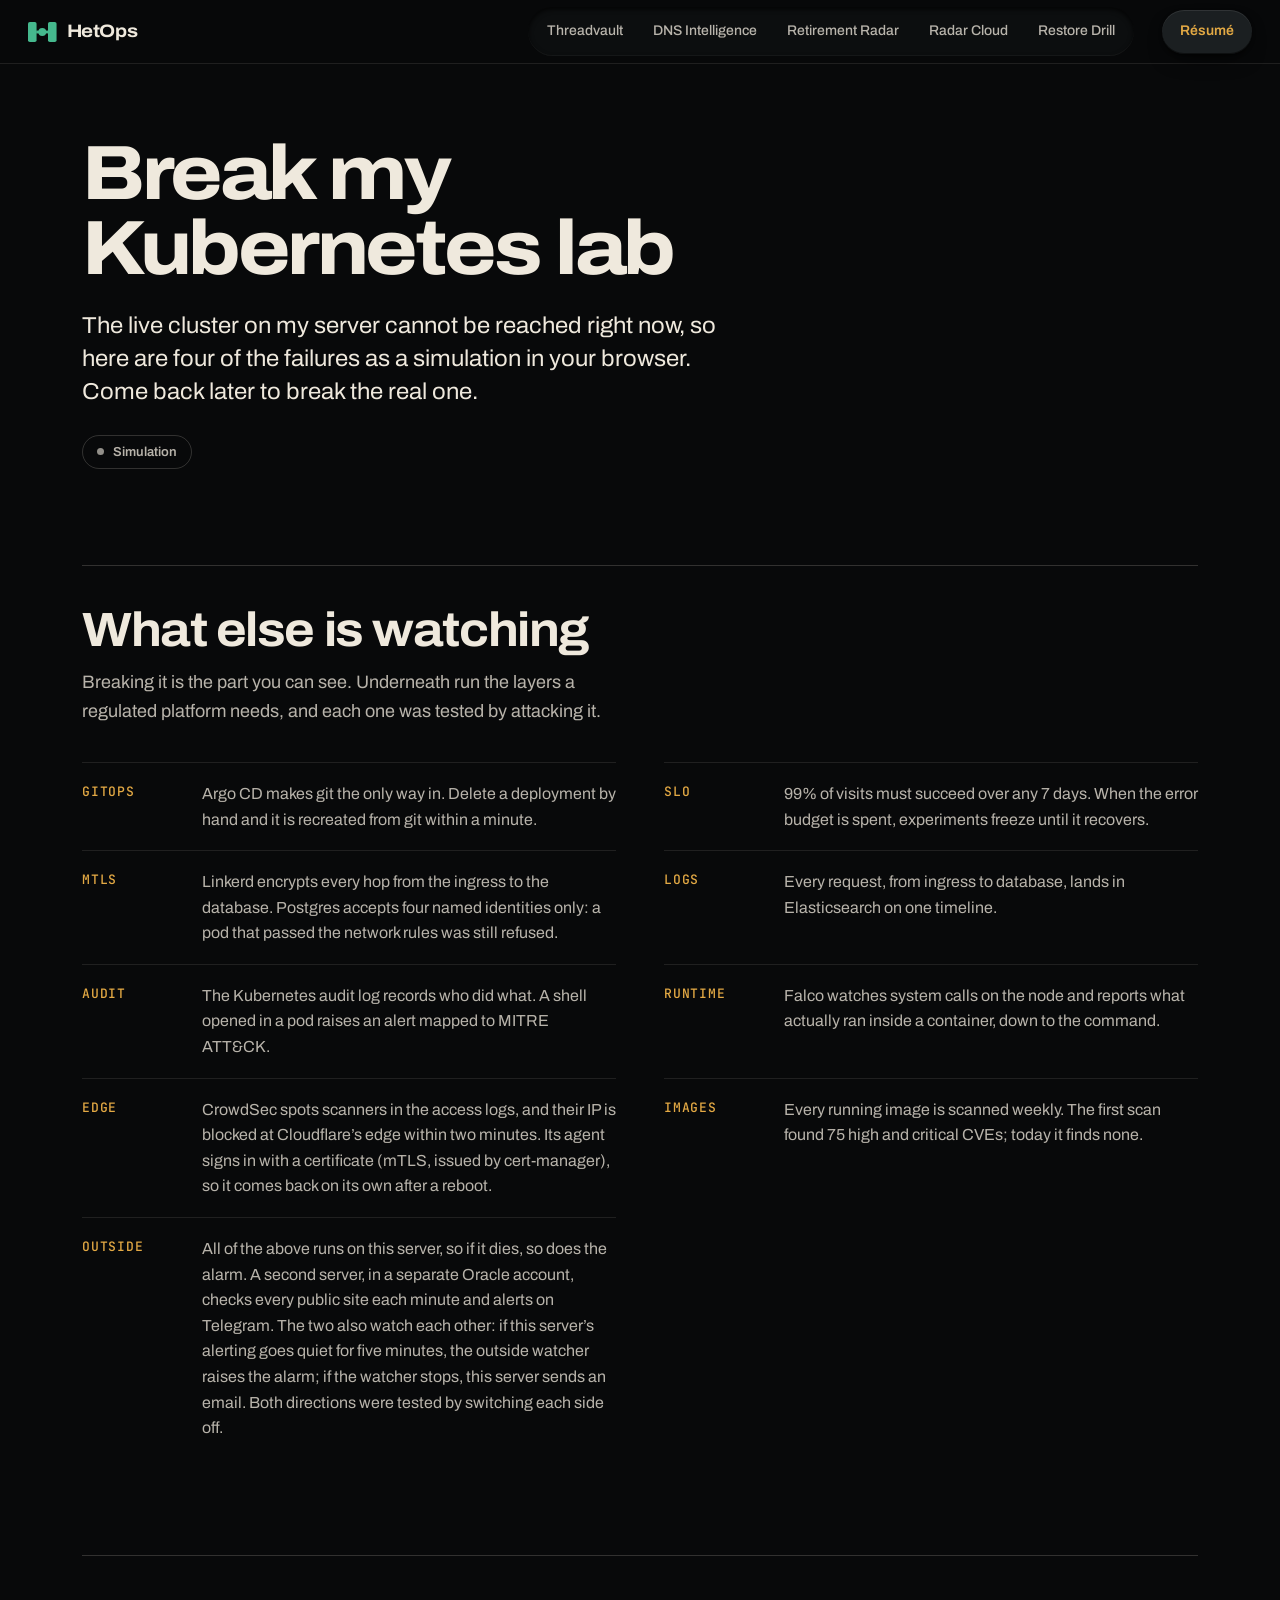
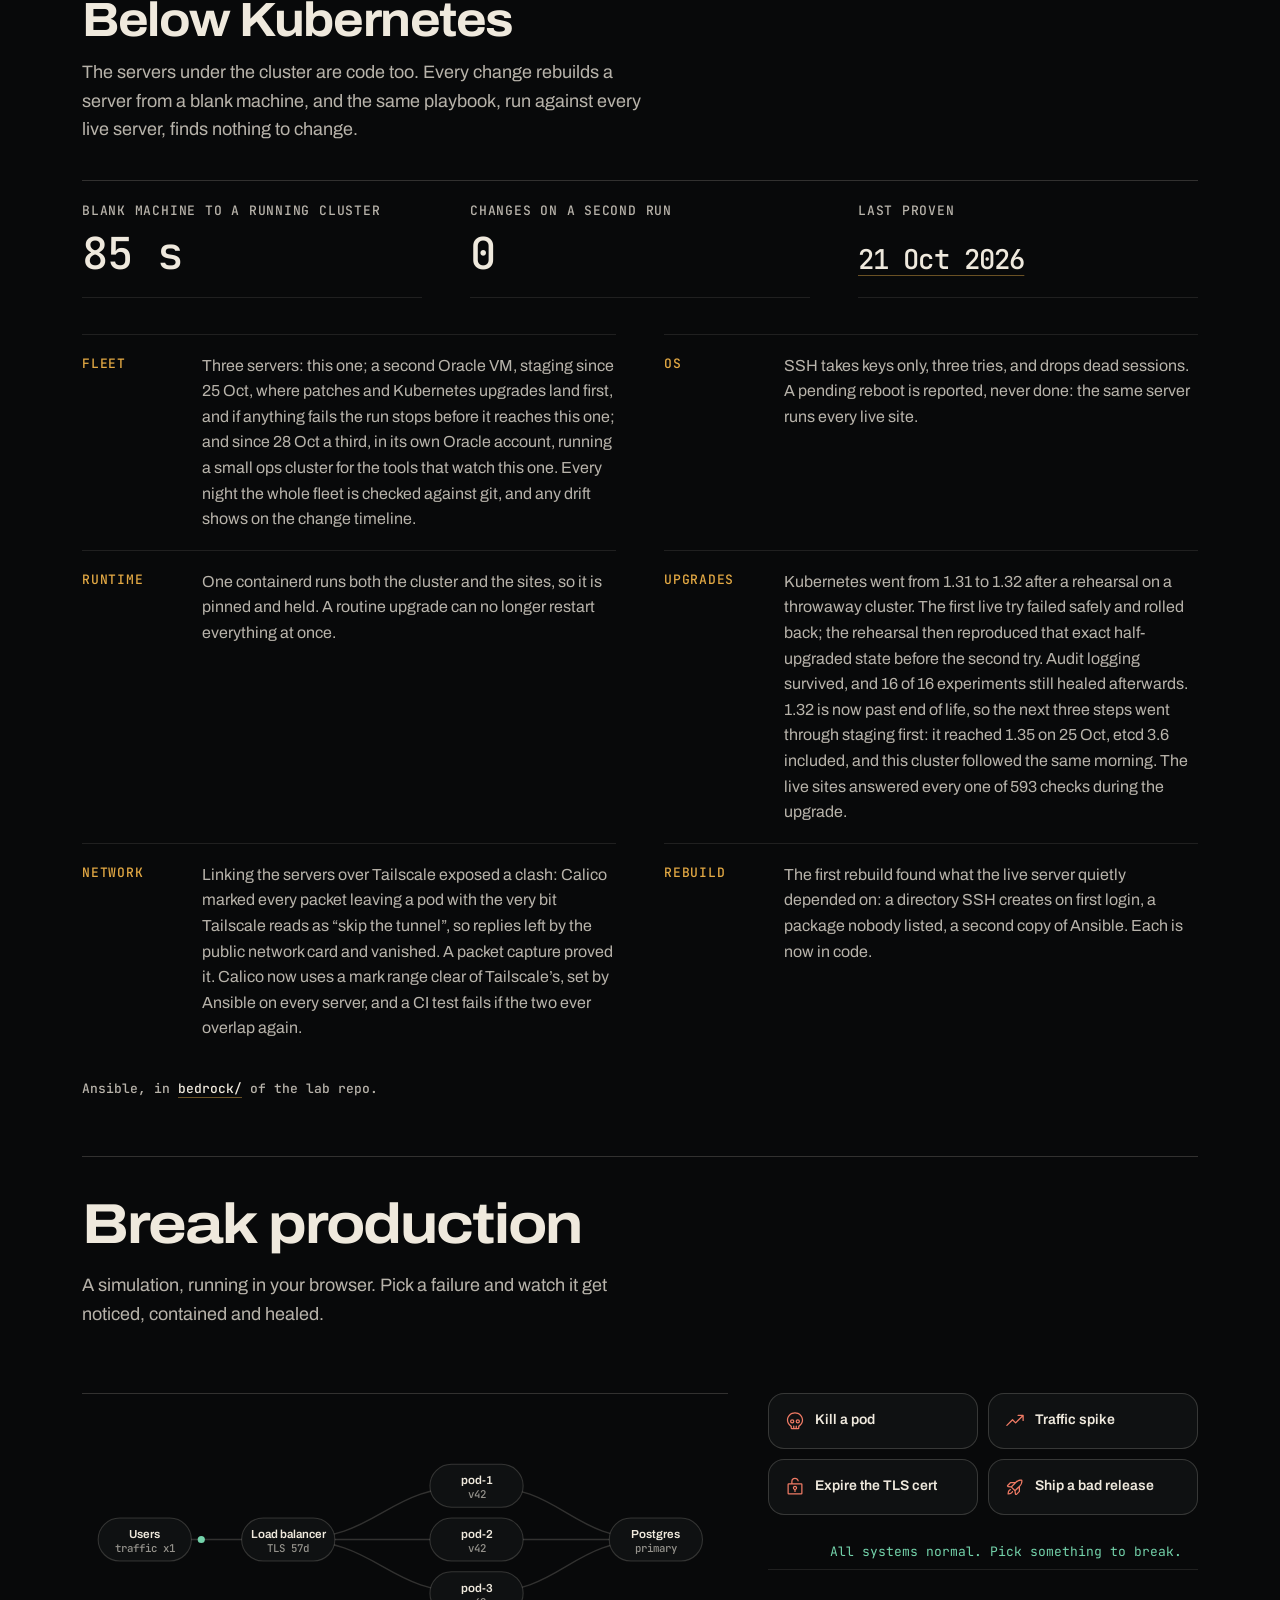
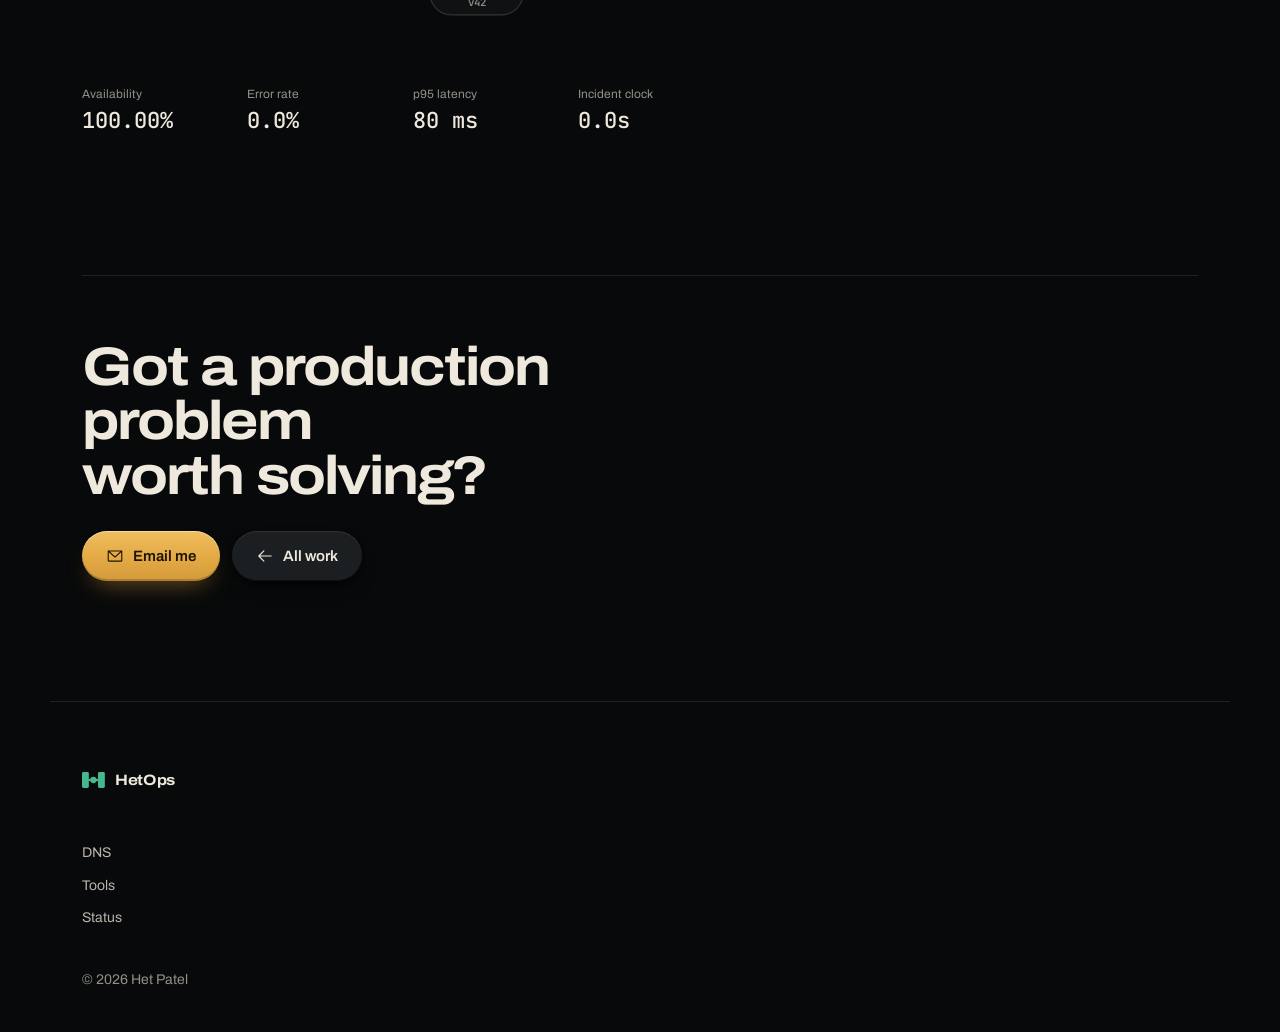
<file: lab/index.html>
<!doctype html>
<html lang="en">
<head>
  <meta charset="utf-8">
  <meta name="viewport" content="width=device-width, initial-scale=1">
  <title>Break my Kubernetes lab · Het Patel</title>
  <meta name="description" content="A real Kubernetes cluster you can break. Pick a failure and watch Kubernetes and Argo CD heal it, live.">
  <link rel="canonical" href="https://hetops.dev/lab/">
  <meta name="theme-color" content="#08090a">
  <link rel="icon" href="/favicon.ico" sizes="48x48">
  <link rel="icon" href="/favicon.svg" type="image/svg+xml">
  <meta property="og:type" content="website">
  <meta property="og:url" content="https://hetops.dev/lab/">
  <meta property="og:title" content="Break my Kubernetes lab · Het Patel">
  <meta property="og:description" content="A real Kubernetes cluster you can break. Pick a failure and watch Kubernetes and Argo CD heal it, live.">
  <meta property="og:image" content="https://hetops.dev/assets/og/og.png">
  <meta property="og:image:width" content="1200">
  <meta property="og:image:height" content="630">
  <meta name="twitter:image" content="https://hetops.dev/assets/og/og.png">
  <meta name="twitter:card" content="summary_large_image">
  <link rel="preload" href="/assets/fonts/Archivo.woff2" as="font" type="font/woff2" crossorigin>
  <link rel="stylesheet" href="/styles.css">
  <script defer src="https://analytics.hetops.dev/script.js" data-website-id="3b6004b2-abef-471c-a807-fdacd7981321" data-domains="hetops.dev"></script>
</head>
<body class="cs">
  <a class="skip" href="#main">Skip to content</a>
  <header class="nav scrolled">
    <a class="brand" href="/" aria-label="HetOps home"><svg class="brand-mark" aria-hidden="true" viewBox="10 22 80 56"><rect x="10" y="22" width="24" height="56" rx="5"/><rect x="66" y="22" width="24" height="56" rx="5"/><rect x="33" y="46" width="34" height="8"/><circle cx="50" cy="50" r="11"/></svg><span>HetOps</span></a>
    <nav class="nav-links" aria-label="Case studies">
      <a href="/work/threadvault/">Threadvault</a>
      <a href="/work/dns-intelligence/">DNS Intelligence</a>
      <a href="/work/retirement-radar/">Retirement Radar</a>
      <a href="/work/radar-cloud/">Radar Cloud</a>
      <a href="/work/restore-drill/">Restore Drill</a>
    </nav>
    <div class="nav-actions">
      <a class="nav-cv" href="/Het_Patel_Resume.pdf" target="_blank" rel="noopener" data-umami-event="resume-download" data-umami-event-from="lab">Résumé</a>
    </div>
  </header>
  <main id="main" class="lab-main wrap">
    <section class="lab-hero">
      <h1>Break my Kubernetes lab</h1>
      <p class="lab-lede">A real cluster on my server, not a simulation. Pick a failure below and watch Kubernetes and Argo CD put it back. Every request you see is real.</p>
      <p id="lab-mode" class="lab-mode" data-state="wait" aria-live="polite">Connecting…</p>
    </section>

    <section id="lab-live" class="lab-live" hidden aria-label="The live cluster">
      <div class="lab-stage">
        <svg id="lab-scene" class="lab-scene" viewBox="0 0 720 720" role="img" aria-label="Live cluster: the web, api and data tiers as rings, pods as nodes, each visit as a dot moving through them">
          <defs></defs>
          <g class="lab-iris" aria-hidden="true"></g>
          <g class="lab-rings"></g>
          <g class="lab-argo">
            <circle class="lab-argo-ticks" cx="360" cy="360" r="312" aria-hidden="true"/>
            <circle class="lab-arc lab-synced" cx="360" cy="360" r="300"/>
            <path class="lab-callout" d="M576 576 L606 606" aria-hidden="true"/>
            <text class="lab-argo-label" x="612" y="626">Argo CD</text>
          </g>
          <g class="lab-trails" aria-hidden="true"></g>
          <g class="lab-pods"></g>
          <g class="lab-dots" aria-hidden="true"></g>
          <circle class="lab-pupil" cx="360" cy="360" r="46"/>
          <text class="lab-pupil-label" x="360" y="424" text-anchor="middle">ingress</text>
        </svg>
        <p id="lab-stage-clock" class="lab-stage-clock" aria-hidden="true" hidden></p>
        <p id="lab-argo-state" class="lab-argo-state">Argo CD: Synced · Healthy</p>
        <p id="lab-probe-line" class="lab-probe-line">Waiting for the first visits…</p>
      </div>

      <div class="lab-side">
        <div id="lab-clock" class="lab-clock">
          <p id="lab-wait" class="lab-wait" role="status" hidden></p>
          <p class="lab-clock-title">Nothing is broken right now.</p>
          <p id="lab-timer" class="lab-timer" role="timer">0.0 s</p>
          <p class="lab-clock-meta"><span id="lab-target" class="lab-target" hidden>target 30 s</span> <span id="lab-verdict" class="lab-verdict" hidden></span></p>
        </div>

        <div id="lab-budget" class="lab-budget" data-state="none">
          <h2>Error budget <button type="button" class="lab-budget-why" aria-label="What is the error budget?" aria-expanded="false" aria-controls="lab-budget-help" title="What is this?">?</button></h2>
          <p id="lab-budget-help" class="lab-budget-help" hidden>The lab promises that 99% of visits are good over any 7 days. The other 1% is the error budget: about 100 minutes of failed visits a week. Every experiment spends some of it. 1× burn spends it in exactly 7 days. If it runs out, experiments freeze until it recovers.</p>
          <div class="lab-meter" role="meter" aria-label="Error budget left this week" aria-valuemin="0" aria-valuemax="100" aria-valuenow="0"><span class="lab-meter-fill"></span></div>
          <p class="lab-budget-label">Budget unavailable right now</p>
          <p class="lab-budget-sli"></p>
          <p class="lab-budget-burn"></p>
        </div>

        <div id="lab-actions" class="lab-actions">
          <h2>Break something</h2>
          <div class="lab-groups"></div>
          <div id="lab-check" class="lab-check" data-sitekey="0x4AAAAAAFRUJZqfaS7BIKfL"></div>
          <p id="lab-say" class="lab-say" aria-live="polite"></p>
        </div>

        <div id="lab-story" class="lab-story">
          <h2>What just happened</h2>
          <p class="lab-explain">Pick a failure. This is where you will read what the cluster did about it.</p>
          <details class="lab-kubectl" hidden>
            <summary>The kubectl an engineer would run</summary>
            <code></code>
          </details>
          <ol id="lab-feed" class="lab-feed" aria-live="polite" aria-label="Cluster events, newest first"></ol>
        </div>

        <div id="lab-timeline" class="lab-timeline">
          <h2>What changed</h2>
          <p class="lab-explain">Every change and alert in the lab over the last 2 hours, from the <a href="https://github.com/Het101/hetops-k8s-lab/blob/main/docs/superpowers/specs/2026-10-20-change-timeline-design.md" target="_blank" rel="noopener">Change Timeline</a>.</p>
          <div class="lab-tl-filters" role="group" aria-label="Show">
            <button type="button" data-filter="all" aria-pressed="true">All</button>
            <button type="button" data-filter="changes" aria-pressed="false">Changes</button>
            <button type="button" data-filter="alerts" aria-pressed="false">Alerts</button>
          </div>
          <div class="lab-tl-pin" role="status" hidden>
            <p><b>Alert firing:</b> <span class="lab-tl-pin-text"></span></p>
            <p class="lab-tl-pin-k">Changes just before this alert (a ranking, not a diagnosis)</p>
            <ol class="lab-tl-causes"></ol>
            <p class="lab-tl-nocause" hidden>No changes in the 30 minutes before it.</p>
          </div>
          <ol class="lab-tl-list" aria-label="Changes, newest first"></ol>
          <p class="lab-tl-note">Loading…</p>
        </div>

        <div id="lab-incidents" class="lab-incidents">
          <h2>Recent experiments</h2>
          <ol class="lab-log"></ol>
          <p class="lab-empty">None yet. Yours could be the first.</p>
        </div>
      </div>
    </section>

    <section class="lab-watch" aria-labelledby="lab-watch-h">
      <h2 id="lab-watch-h">What else is watching</h2>
      <p class="lab-watch-sub">Breaking it is the part you can see. Underneath run the layers a regulated platform needs, and each one was tested by attacking it.</p>
      <ul class="lab-watch-list">
        <li><span class="lab-watch-k">GitOps</span><p>Argo CD makes git the only way in. Delete a deployment by hand and it is recreated from git within a minute.</p></li>
        <li><span class="lab-watch-k">SLO</span><p>99% of visits must succeed over any 7 days. When the error budget is spent, experiments freeze until it recovers.</p></li>
        <li><span class="lab-watch-k">mTLS</span><p>Linkerd encrypts every hop from the ingress to the database. Postgres accepts four named identities only: a pod that passed the network rules was still refused.</p></li>
        <li><span class="lab-watch-k">Logs</span><p>Every request, from ingress to database, lands in Elasticsearch on one timeline.</p></li>
        <li><span class="lab-watch-k">Audit</span><p>The Kubernetes audit log records who did what. A shell opened in a pod raises an alert mapped to MITRE ATT&amp;CK.</p></li>
        <li><span class="lab-watch-k">Runtime</span><p>Falco watches system calls on the node and reports what actually ran inside a container, down to the command.</p></li>
        <li><span class="lab-watch-k">Edge</span><p>CrowdSec spots scanners in the access logs, and their IP is blocked at Cloudflare&rsquo;s edge within two minutes. Its agent signs in with a certificate (mTLS, issued by cert-manager), so it comes back on its own after a reboot.</p></li>
        <li><span class="lab-watch-k">Images</span><p>Every running image is scanned weekly. The first scan found 75 high and critical CVEs; today it finds none.</p></li>
        <li><span class="lab-watch-k">Outside</span><p>All of the above runs on this server, so if it dies, so does the alarm. A second server, in a separate Oracle account, checks every public site each minute and alerts on Telegram. The two also watch each other: if this server&rsquo;s alerting goes quiet for five minutes, the outside watcher raises the alarm; if the watcher stops, this server sends an email. Both directions were tested by switching each side off.</p></li>
      </ul>
    </section>

    <!-- Below Kubernetes: Bedrock, the servers themselves as Ansible. Figures come from the rebuild job on GitHub. -->
    <section class="lab-watch lab-bedrock" aria-labelledby="lab-bedrock-h">
      <h2 id="lab-bedrock-h">Below Kubernetes</h2>
      <p class="lab-watch-sub">The servers under the cluster are code too. Every change rebuilds a server from a blank machine, and the same playbook, run against every live server, finds nothing to change.</p>
      <dl id="lab-bedrock-proof" class="lab-bedrock-proof">
        <div><dt>Blank machine to a running cluster</dt><dd id="lab-bedrock-secs">85 s</dd></div>
        <div><dt>Changes on a second run</dt><dd id="lab-bedrock-again">0</dd></div>
        <div><dt>Last proven</dt><dd><a id="lab-bedrock-run" href="https://github.com/Het101/hetops-k8s-lab/actions/workflows/bedrock.yml" target="_blank" rel="noopener">21 Oct 2026</a></dd></div>
      </dl>
      <ul class="lab-watch-list">
        <li><span class="lab-watch-k">Fleet</span><p>Three servers: this one; a second Oracle VM, staging since 25 Oct, where patches and Kubernetes upgrades land first, and if anything fails the run stops before it reaches this one; and since 28 Oct a third, in its own Oracle account, running a small ops cluster for the tools that watch this one. Every night the whole fleet is checked against git, and any drift shows on the change timeline.</p></li>
        <li><span class="lab-watch-k">OS</span><p>SSH takes keys only, three tries, and drops dead sessions. A pending reboot is reported, never done: the same server runs every live site.</p></li>
        <li><span class="lab-watch-k">Runtime</span><p>One containerd runs both the cluster and the sites, so it is pinned and held. A routine upgrade can no longer restart everything at once.</p></li>
        <li><span class="lab-watch-k">Upgrades</span><p>Kubernetes went from 1.31 to 1.32 after a rehearsal on a throwaway cluster. The first live try failed safely and rolled back; the rehearsal then reproduced that exact half-upgraded state before the second try. Audit logging survived, and 16 of 16 experiments still healed afterwards. 1.32 is now past end of life, so the next three steps went through staging first: it reached 1.35 on 25 Oct, etcd 3.6 included, and this cluster followed the same morning. The live sites answered every one of 593 checks during the upgrade.</p></li>
        <li><span class="lab-watch-k">Network</span><p>Linking the servers over Tailscale exposed a clash: Calico marked every packet leaving a pod with the very bit Tailscale reads as &ldquo;skip the tunnel&rdquo;, so replies left by the public network card and vanished. A packet capture proved it. Calico now uses a mark range clear of Tailscale&rsquo;s, set by Ansible on every server, and a CI test fails if the two ever overlap again.</p></li>
        <li><span class="lab-watch-k">Rebuild</span><p>The first rebuild found what the live server quietly depended on: a directory SSH creates on first login, a package nobody listed, a second copy of Ansible. Each is now in code.</p></li>
      </ul>
      <p class="lab-bedrock-src">Ansible, in <a href="https://github.com/Het101/hetops-k8s-lab/tree/main/bedrock" target="_blank" rel="noopener">bedrock/</a> of the lab repo.</p>
    </section>

    <section id="lab-sim" class="lab-sim" hidden>
    <!-- Break production: a simulation visitors can break and watch heal -->
    <section class="chaos wrap" id="chaos" data-section="chaos" aria-labelledby="chaos-h">
      <header class="head">
        <h2 id="chaos-h">Break production</h2>
        <p class="sub">A simulation, running in your browser. Pick a failure and watch it get noticed, contained and healed.</p>
      </header>
      <div class="chaos-grid">
        <div class="chaos-board">
          <svg viewBox="0 50 720 280" role="img" aria-label="Simulated system: users, load balancer, pods and database, with requests flowing"></svg>
          <dl class="chaos-metrics">
            <div><dt>Availability</dt><dd data-m="avail">100.00%</dd></div>
            <div><dt>Error rate</dt><dd data-m="err">0.0%</dd></div>
            <div><dt>p95 latency</dt><dd data-m="lat">80 ms</dd></div>
            <div><dt>Incident clock</dt><dd data-m="mttr">0.0s</dd></div>
          </dl>
        </div>
        <div class="chaos-side">
          <div class="chaos-btns">
            <button class="chaos-btn" type="button" data-break="pod"><i class="ph ph-skull" aria-hidden="true"></i>Kill a pod</button>
            <button class="chaos-btn" type="button" data-break="spike"><i class="ph ph-trend-up" aria-hidden="true"></i>Traffic spike</button>
            <button class="chaos-btn" type="button" data-break="cert"><i class="ph ph-lock-key-open" aria-hidden="true"></i>Expire the TLS cert</button>
            <button class="chaos-btn" type="button" data-break="release"><i class="ph ph-rocket-launch" aria-hidden="true"></i>Ship a bad release</button>
          </div>
          <ol class="chaos-log" aria-live="polite" aria-label="Incident log"></ol>
        </div>
      </div>
    </section>
    </section>

    <section class="cs-next">
      <h2>Got a production problem worth solving?</h2>
      <div class="ctas">
        <a class="btn btn-gold" href="mailto:patel.x.het@gmail.com" data-umami-event="email-click" data-umami-event-from="lab"><i class="ph ph-envelope-simple" aria-hidden="true"></i>Email me</a>
        <a class="btn btn-line" href="/#work"><i class="ph ph-arrow-left" aria-hidden="true"></i>All work</a>
      </div>
    </section>
  </main>
  <footer class="footer wrap">
    <span class="brand"><svg class="brand-mark" aria-hidden="true" viewBox="10 22 80 56"><rect x="10" y="22" width="24" height="56" rx="5"/><rect x="66" y="22" width="24" height="56" rx="5"/><rect x="33" y="46" width="34" height="8"/><circle cx="50" cy="50" r="11"/></svg><span>HetOps</span></span>
    <nav aria-label="HetOps tools"><a href="https://dns.hetops.dev">DNS</a><a href="https://tools.hetops.dev">Tools</a><a href="https://status.hetops.dev">Status</a></nav>
    <span class="copyright">© 2026 Het Patel</span>
  </footer>
  <script src="/chaos.js" defer></script>
  <script type="module" src="/lab/lab.js"></script>
  <nav class="dock" aria-label="Quick links"><a href="/#work">Work</a><a href="/lab/" aria-current="page">Lab</a><a href="/#lab">Live</a><a class="dock-mail" href="mailto:patel.x.het@gmail.com" data-umami-event="email-click" data-umami-event-from="dock">Email</a></nav>
</body>
</html>
</file>
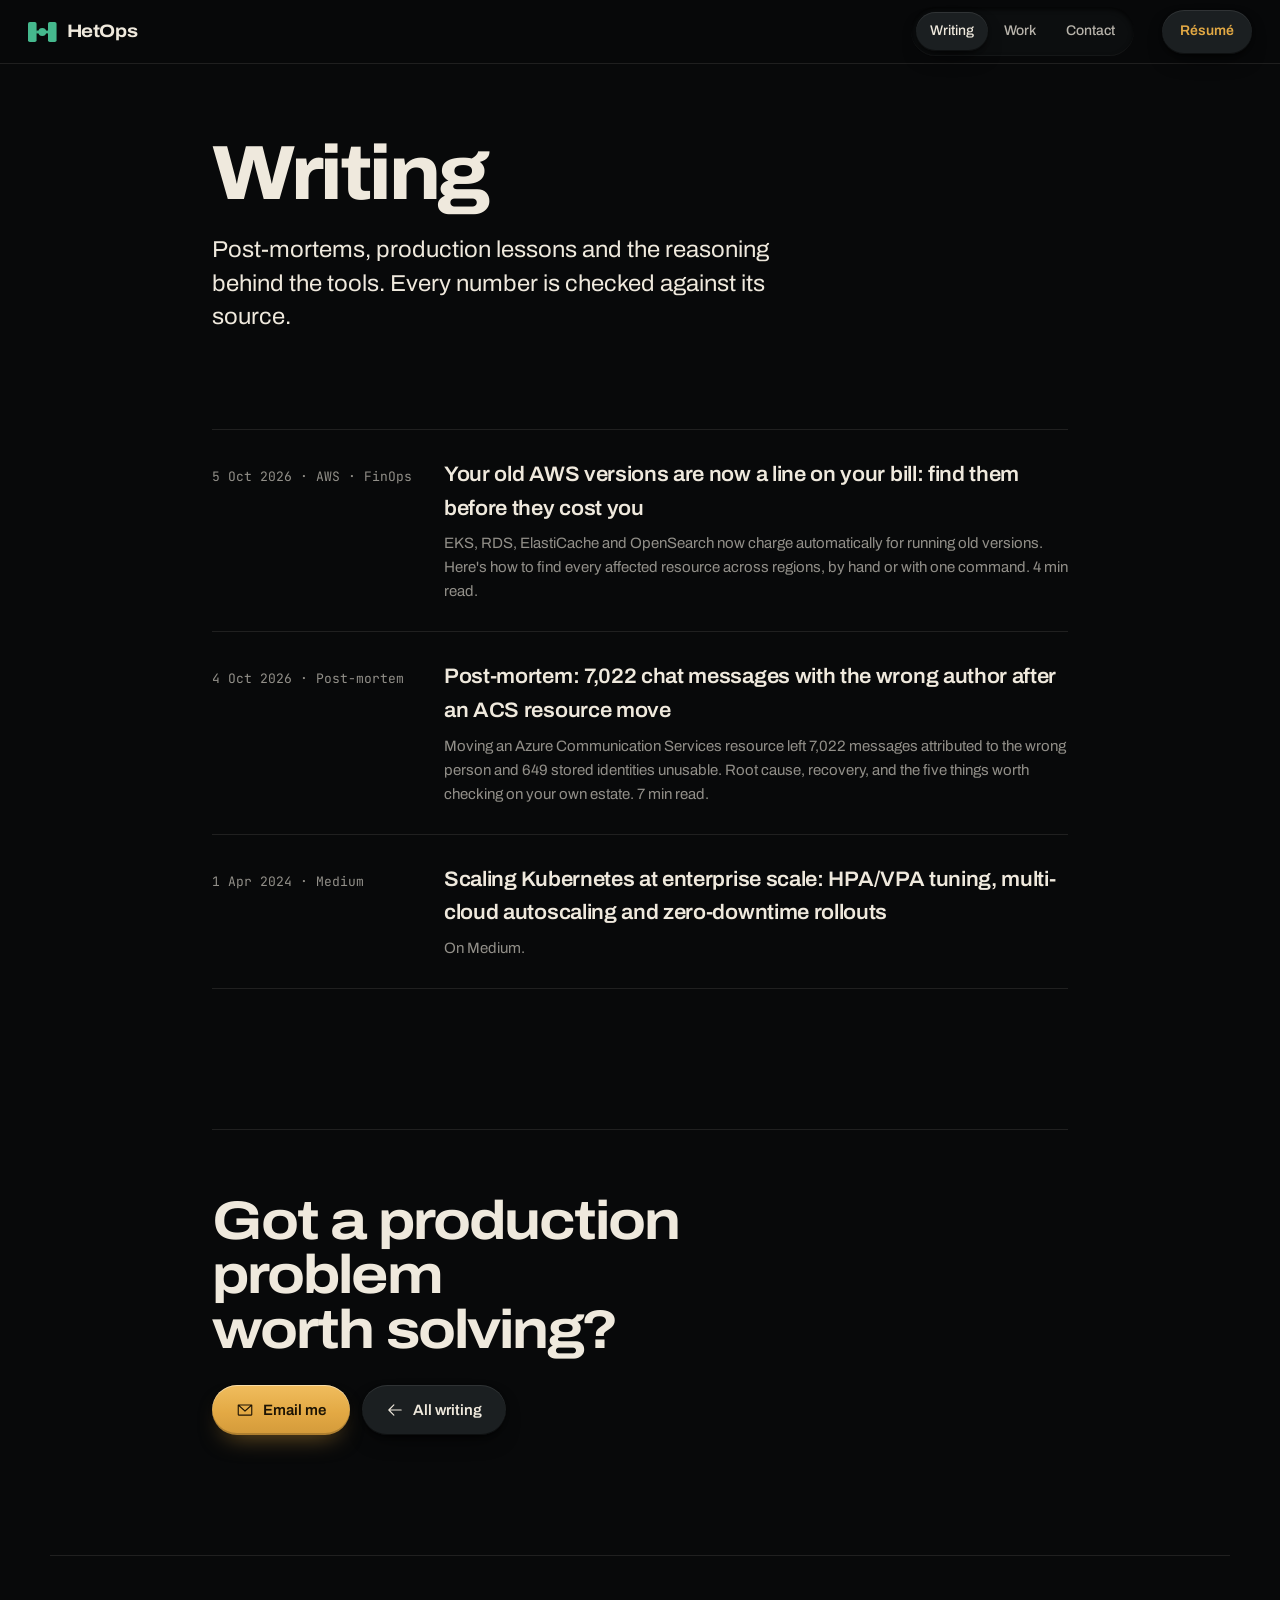
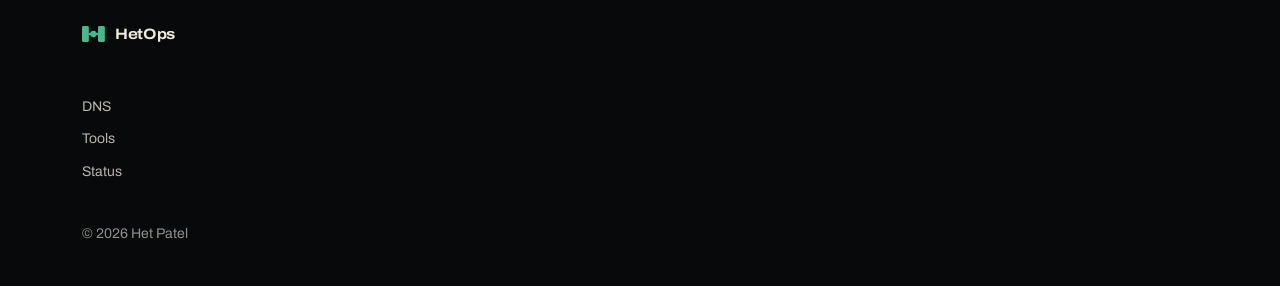
<file: writing/index.html>
<!doctype html>
<html lang="en">
<head>
  <meta charset="utf-8">
  <meta name="viewport" content="width=device-width, initial-scale=1">
  <title>Writing · Het Patel</title>
  <meta name="description" content="Post-mortems, production lessons and the reasoning behind the tools, by Het Patel.">
  <link rel="canonical" href="https://hetops.dev/writing/">
  <meta name="theme-color" content="#08090a">
  <link rel="icon" href="/favicon.ico" sizes="48x48">
  <link rel="icon" href="/favicon.svg" type="image/svg+xml">
  <meta property="og:type" content="website">
  <meta property="og:url" content="https://hetops.dev/writing/">
  <meta property="og:title" content="Writing · Het Patel">
  <meta property="og:description" content="Post-mortems, production lessons and the reasoning behind the tools, by Het Patel.">
  <meta property="og:image" content="https://hetops.dev/assets/og/og.png">
  <meta property="og:image:width" content="1200">
  <meta property="og:image:height" content="630">
  <meta name="twitter:card" content="summary_large_image">
  <meta name="twitter:image" content="https://hetops.dev/assets/og/og.png">
  <link rel="preload" href="/assets/fonts/Archivo.woff2" as="font" type="font/woff2" crossorigin>
  <link rel="stylesheet" href="/styles.css">
  <script defer src="https://analytics.hetops.dev/script.js" data-website-id="3b6004b2-abef-471c-a807-fdacd7981321" data-domains="hetops.dev"></script>
</head>
<body class="cs">
  <a class="skip" href="#main">Skip to content</a>
  <header class="nav scrolled">
    <a class="brand" href="/" aria-label="HetOps home"><svg class="brand-mark" aria-hidden="true" viewBox="10 22 80 56"><rect x="10" y="22" width="24" height="56" rx="5"/><rect x="66" y="22" width="24" height="56" rx="5"/><rect x="33" y="46" width="34" height="8"/><circle cx="50" cy="50" r="11"/></svg><span>HetOps</span></a>
    <nav class="nav-links" aria-label="Site"><a href="/writing/" aria-current="page">Writing</a><a href="/#work">Work</a><a href="/#contact">Contact</a></nav>
    <div class="nav-actions"><a class="nav-cv" href="/Het_Patel_Resume.pdf" target="_blank" rel="noopener">Résumé</a></div>
  </header>
  <main id="main" class="cs-main wrap">
    <section class="cs-hero">
      <h1>Writing</h1>
      <p class="cs-lede">Post-mortems, production lessons and the reasoning behind the tools. Every number is checked against its source.</p>
    </section>
    <section class="cs-sec">
      <ul class="posts wr-list">
        <li><a href="/writing/aws-extended-support/"><span class="post-meta">5 Oct 2026 · AWS · FinOps</span><span class="post-title">Your old AWS versions are now a line on your bill: find them before they cost you</span><span class="wr-sum">EKS, RDS, ElastiCache and OpenSearch now charge automatically for running old versions. Here&#x27;s how to find every affected resource across regions, by hand or with one command. 4 min read.</span></a></li>
        <li><a href="/writing/acs-chat-migration/"><span class="post-meta">4 Oct 2026 · Post-mortem</span><span class="post-title">Post-mortem: 7,022 chat messages with the wrong author after an ACS resource move</span><span class="wr-sum">Moving an Azure Communication Services resource left 7,022 messages attributed to the wrong person and 649 stored identities unusable. Root cause, recovery, and the five things worth checking on your own estate. 7 min read.</span></a></li>
        <li><a href="https://medium.com/@het101/scaling-kubernetes-at-enterprise-scale-c3a3c9256671" target="_blank" rel="noopener"><span class="post-meta">1 Apr 2024 · Medium</span><span class="post-title">Scaling Kubernetes at enterprise scale: HPA/VPA tuning, multi-cloud autoscaling and zero-downtime rollouts</span><span class="wr-sum">On Medium.</span></a></li>
      </ul>
    </section>
    <section class="cs-next">
      <h2>Got a production problem worth solving?</h2>
      <div class="ctas">
        <a class="btn btn-gold" href="mailto:patel.x.het@gmail.com" data-umami-event="email-click" data-umami-event-from="writing"><i class="ph ph-envelope-simple" aria-hidden="true"></i>Email me</a>
        <a class="btn btn-line" href="/writing/"><i class="ph ph-arrow-left" aria-hidden="true"></i>All writing</a>
      </div>
    </section>
  </main>
  <footer class="footer wrap">
    <span class="brand"><svg class="brand-mark" aria-hidden="true" viewBox="10 22 80 56"><rect x="10" y="22" width="24" height="56" rx="5"/><rect x="66" y="22" width="24" height="56" rx="5"/><rect x="33" y="46" width="34" height="8"/><circle cx="50" cy="50" r="11"/></svg><span>HetOps</span></span>
    <nav aria-label="HetOps tools"><a href="https://dns.hetops.dev">DNS</a><a href="https://tools.hetops.dev">Tools</a><a href="https://status.hetops.dev">Status</a></nav>
    <span class="copyright">© 2026 Het Patel</span>
  </footer>
  <script src="/case.js" defer></script>
  <nav class="dock" aria-label="Quick links"><a href="/#work">Work</a><a href="/lab/">Lab</a><a href="/#lab">Live</a><a class="dock-mail" href="mailto:patel.x.het@gmail.com" data-umami-event="email-click" data-umami-event-from="dock">Email</a></nav>
</body>
</html>
</file>
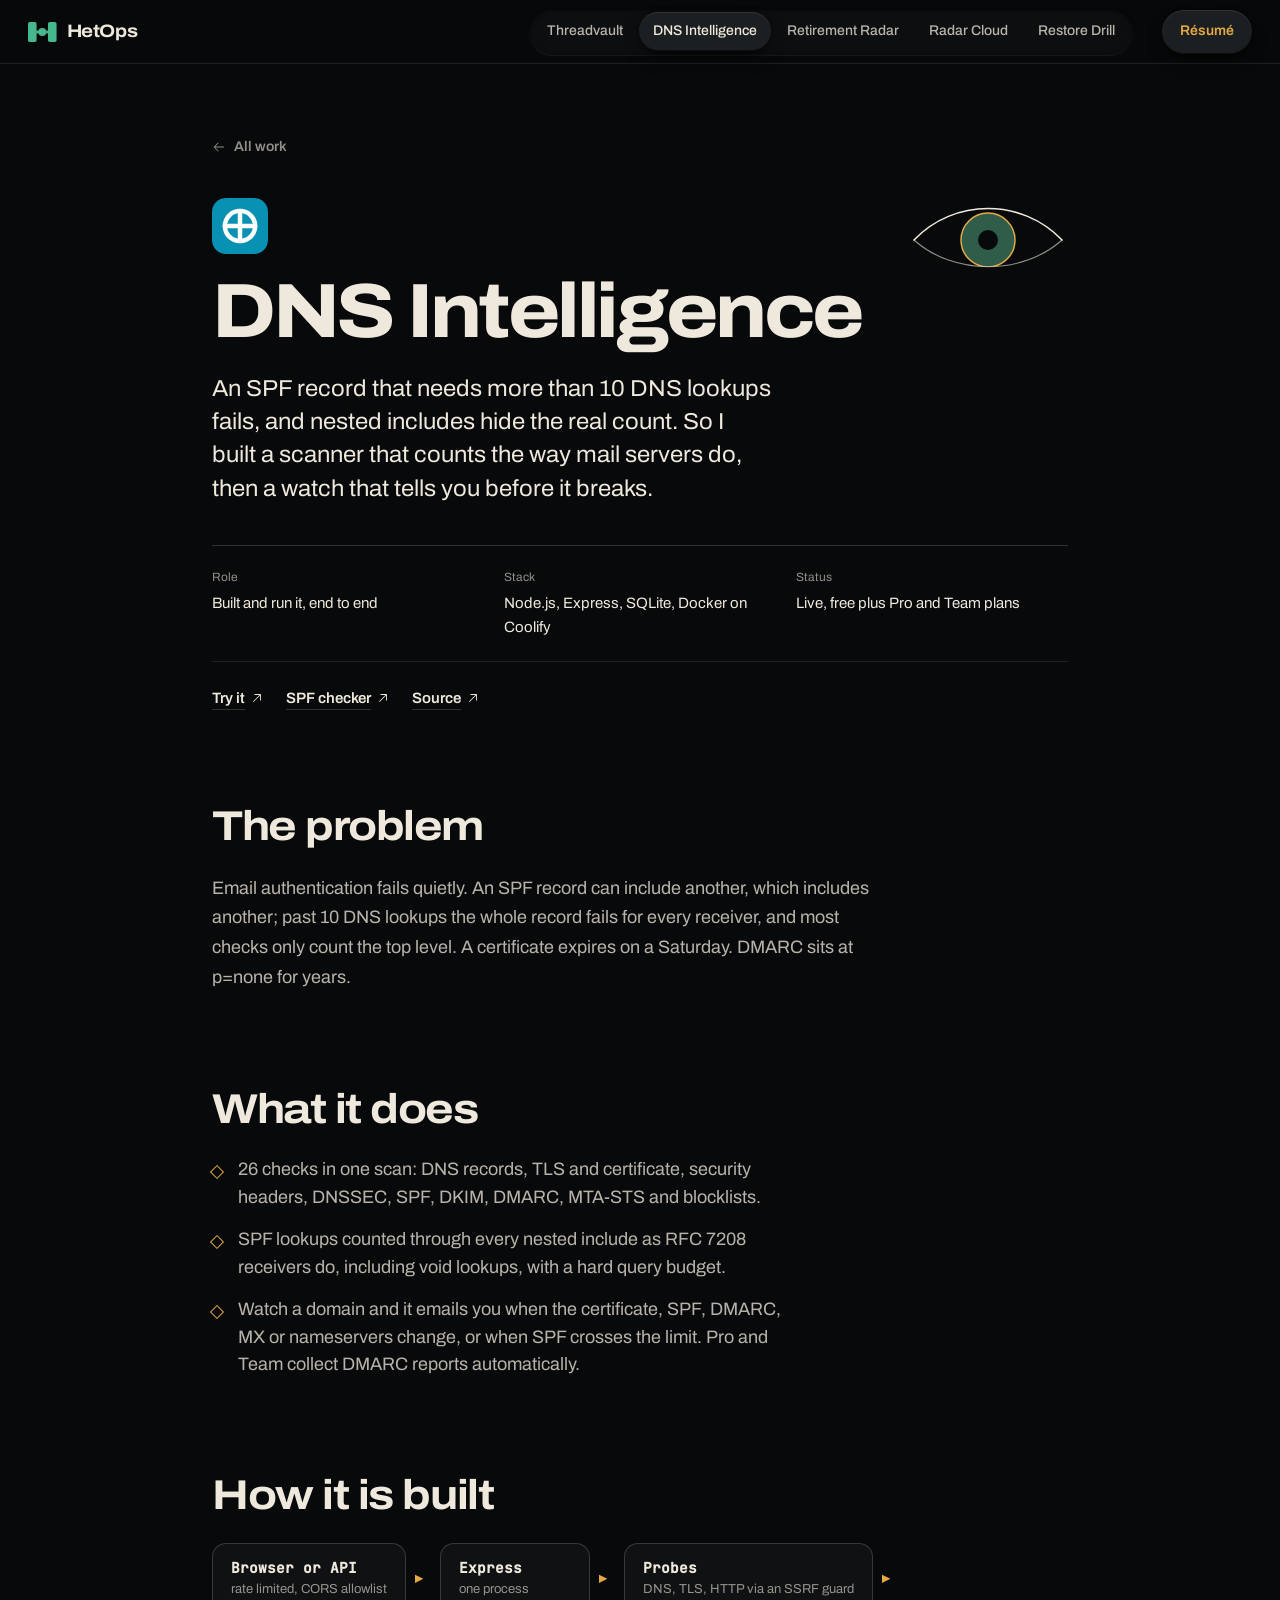
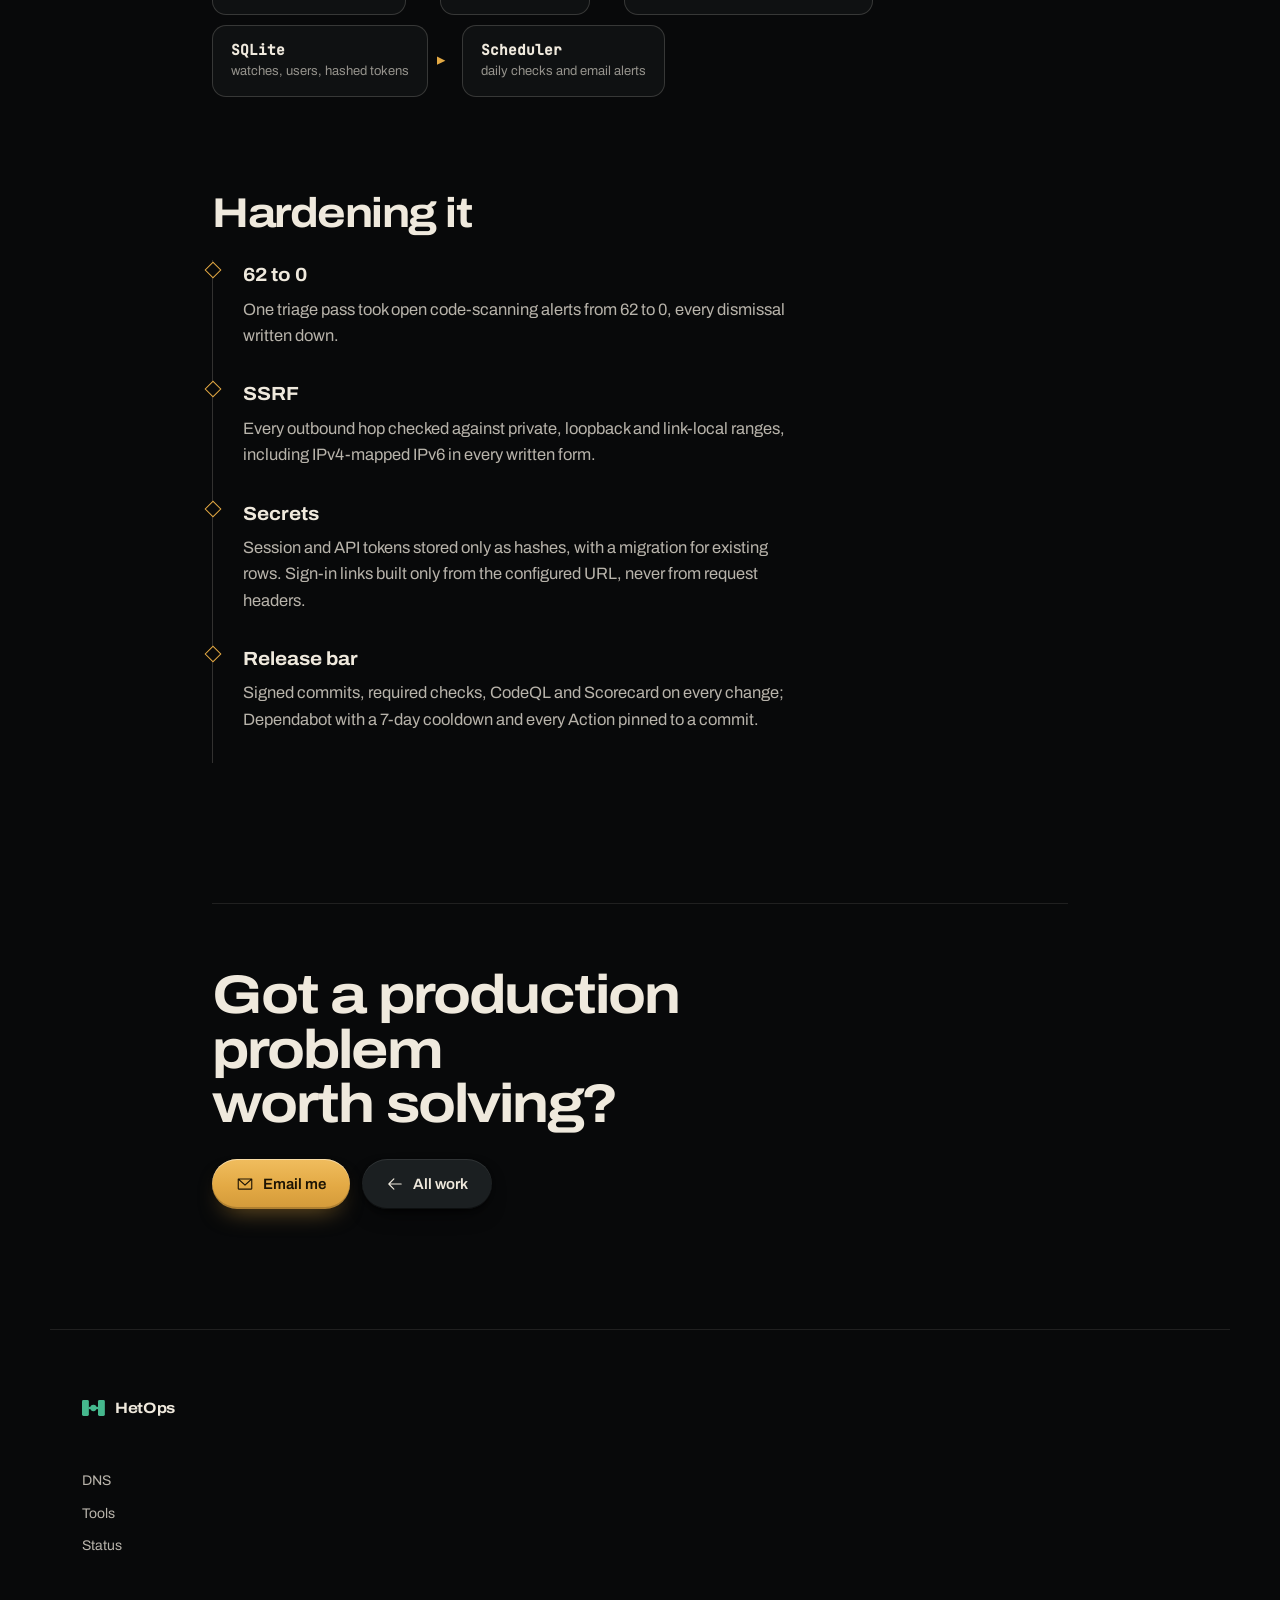
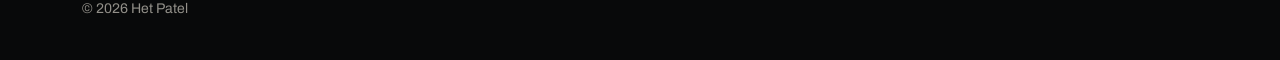
<file: work/dns-intelligence/index.html>
<!doctype html>
<html lang="en">
<head>
  <meta charset="utf-8">
  <meta name="viewport" content="width=device-width, initial-scale=1">
  <title>DNS Intelligence: 26 checks and a watch on your domain · Het Patel</title>
  <meta name="description" content="A domain scanner with 26 checks across DNS, TLS, headers, DNSSEC, email authentication and reputation, with monitoring that alerts before mail breaks.">
  <link rel="canonical" href="https://hetops.dev/work/dns-intelligence/">
  <meta name="theme-color" content="#08090a">
  <link rel="icon" href="/favicon.ico" sizes="48x48">
  <link rel="icon" href="/favicon.svg" type="image/svg+xml">
  <meta property="og:type" content="article">
  <meta property="og:url" content="https://hetops.dev/work/dns-intelligence/">
  <meta property="og:title" content="DNS Intelligence: 26 checks and a watch on your domain · Het Patel">
  <meta property="og:description" content="A domain scanner with 26 checks across DNS, TLS, headers, DNSSEC, email authentication and reputation, with monitoring that alerts before mail breaks.">
  <meta property="og:image" content="https://hetops.dev/assets/og/og-dns-intelligence.png">
  <meta property="og:image:width" content="1200">
  <meta property="og:image:height" content="630">
  <meta name="twitter:image" content="https://hetops.dev/assets/og/og-dns-intelligence.png">
  <meta name="twitter:card" content="summary_large_image">
  <link rel="preload" href="/assets/fonts/Archivo.woff2" as="font" type="font/woff2" crossorigin>
  <link rel="stylesheet" href="/styles.css">
  <script defer src="https://analytics.hetops.dev/script.js" data-website-id="3b6004b2-abef-471c-a807-fdacd7981321" data-domains="hetops.dev"></script>
</head>
<body class="cs">
  <a class="skip" href="#main">Skip to content</a>
  <header class="nav scrolled">
    <a class="brand" href="/" aria-label="HetOps home"><svg class="brand-mark" aria-hidden="true" viewBox="10 22 80 56"><rect x="10" y="22" width="24" height="56" rx="5"/><rect x="66" y="22" width="24" height="56" rx="5"/><rect x="33" y="46" width="34" height="8"/><circle cx="50" cy="50" r="11"/></svg><span>HetOps</span></a>
    <nav class="nav-links" aria-label="Case studies">
      <a href="/work/threadvault/">Threadvault</a>
      <a href="/work/dns-intelligence/" aria-current="page">DNS Intelligence</a>
      <a href="/work/retirement-radar/">Retirement Radar</a>
      <a href="/work/radar-cloud/">Radar Cloud</a>
      <a href="/work/restore-drill/">Restore Drill</a>
    </nav>
    <div class="nav-actions">
      <a class="nav-cv" href="/Het_Patel_Resume.pdf" target="_blank" rel="noopener" data-umami-event="resume-download" data-umami-event-from="case-dns-intelligence">Résumé</a>
    </div>
  </header>
  <main id="main" class="cs-main wrap">
    <section class="cs-hero">
      <a class="cs-back" href="/#work"><i class="ph ph-arrow-left" aria-hidden="true"></i>All work</a>
      <svg class="cs-eye" viewBox="0 0 160 80" aria-hidden="true"><defs><clipPath id="csClip"><path/></clipPath></defs><g clip-path="url(#csClip)"><circle class="cs-iris" cx="80" cy="40" r="27"/><circle class="cs-pupil" cx="80" cy="40" r="10"/></g><path class="cs-lid"/><path class="cs-lid low"/></svg>
      <img class="p-icon" src="/assets/brand/dns-icon.svg" width="64" height="64" alt="">
      <h1>DNS Intelligence</h1>
      <p class="cs-lede">An SPF record that needs more than 10 DNS lookups fails, and nested includes hide the real count. So I built a scanner that counts the way mail servers do, then a watch that tells you before it breaks.</p>
      <dl class="cs-meta"><div><dt>Role</dt><dd>Built and run it, end to end</dd></div><div><dt>Stack</dt><dd>Node.js, Express, SQLite, Docker on Coolify</dd></div><div><dt>Status</dt><dd>Live, free plus Pro and Team plans</dd></div></dl>
      <div class="links"><a href="https://dns.hetops.dev" target="_blank" rel="noopener" data-umami-event="project-link" data-umami-event-project="case-dns-intelligence">Try it <i class="ph ph-arrow-up-right"></i></a><a href="https://dns.hetops.dev/spf-checker" target="_blank" rel="noopener" data-umami-event="project-link" data-umami-event-project="case-dns-intelligence">SPF checker <i class="ph ph-arrow-up-right"></i></a><a href="https://github.com/Het101/hetops-dns" target="_blank" rel="noopener" data-umami-event="project-link" data-umami-event-project="case-dns-intelligence">Source <i class="ph ph-arrow-up-right"></i></a></div>
    </section>
    <section class="cs-sec">
      <h2>The problem</h2>
      <p>Email authentication fails quietly. An SPF record can include another, which includes another; past 10 DNS lookups the whole record fails for every receiver, and most checks only count the top level. A certificate expires on a Saturday. DMARC sits at p=none for years.</p>
    </section>
    <section class="cs-sec">
      <h2>What it does</h2>
      <ul class="cs-list"><li>26 checks in one scan: DNS records, TLS and certificate, security headers, DNSSEC, SPF, DKIM, DMARC, MTA-STS and blocklists.</li><li>SPF lookups counted through every nested include as RFC 7208 receivers do, including void lookups, with a hard query budget.</li><li>Watch a domain and it emails you when the certificate, SPF, DMARC, MX or nameservers change, or when SPF crosses the limit. Pro and Team collect DMARC reports automatically.</li></ul>
    </section>
    <section class="cs-sec">
      <h2>How it is built</h2>
      <ol class="cs-flow"><li><b>Browser or API</b><span>rate limited, CORS allowlist</span></li><li><b>Express</b><span>one process</span></li><li><b>Probes</b><span>DNS, TLS, HTTP via an SSRF guard</span></li><li><b>SQLite</b><span>watches, users, hashed tokens</span></li><li><b>Scheduler</b><span>daily checks and email alerts</span></li></ol>
    </section>
    <section class="cs-sec">
      <h2>Hardening it</h2>
      <ol class="cs-time"><li><b>62 to 0</b><p>One triage pass took open code-scanning alerts from 62 to 0, every dismissal written down.</p></li><li><b>SSRF</b><p>Every outbound hop checked against private, loopback and link-local ranges, including IPv4-mapped IPv6 in every written form.</p></li><li><b>Secrets</b><p>Session and API tokens stored only as hashes, with a migration for existing rows. Sign-in links built only from the configured URL, never from request headers.</p></li><li><b>Release bar</b><p>Signed commits, required checks, CodeQL and Scorecard on every change; Dependabot with a 7-day cooldown and every Action pinned to a commit.</p></li></ol>
    </section>
    <section class="cs-next">
      <h2>Got a production problem worth solving?</h2>
      <div class="ctas">
        <a class="btn btn-gold" href="mailto:patel.x.het@gmail.com" data-umami-event="email-click" data-umami-event-from="case-dns-intelligence"><i class="ph ph-envelope-simple" aria-hidden="true"></i>Email me</a>
        <a class="btn btn-line" href="/#work"><i class="ph ph-arrow-left" aria-hidden="true"></i>All work</a>
      </div>
    </section>
  </main>
  <footer class="footer wrap">
    <span class="brand"><svg class="brand-mark" aria-hidden="true" viewBox="10 22 80 56"><rect x="10" y="22" width="24" height="56" rx="5"/><rect x="66" y="22" width="24" height="56" rx="5"/><rect x="33" y="46" width="34" height="8"/><circle cx="50" cy="50" r="11"/></svg><span>HetOps</span></span>
    <nav aria-label="HetOps tools"><a href="https://dns.hetops.dev">DNS</a><a href="https://tools.hetops.dev">Tools</a><a href="https://status.hetops.dev">Status</a></nav>
    <span class="copyright">© 2026 Het Patel</span>
  </footer>
  <script src="/case.js" defer></script>
  <nav class="dock" aria-label="Quick links"><a href="/#work">Work</a><a href="/lab/">Lab</a><a href="/#lab">Live</a><a class="dock-mail" href="mailto:patel.x.het@gmail.com" data-umami-event="email-click" data-umami-event-from="dock">Email</a></nav>
</body>
</html>
</file>
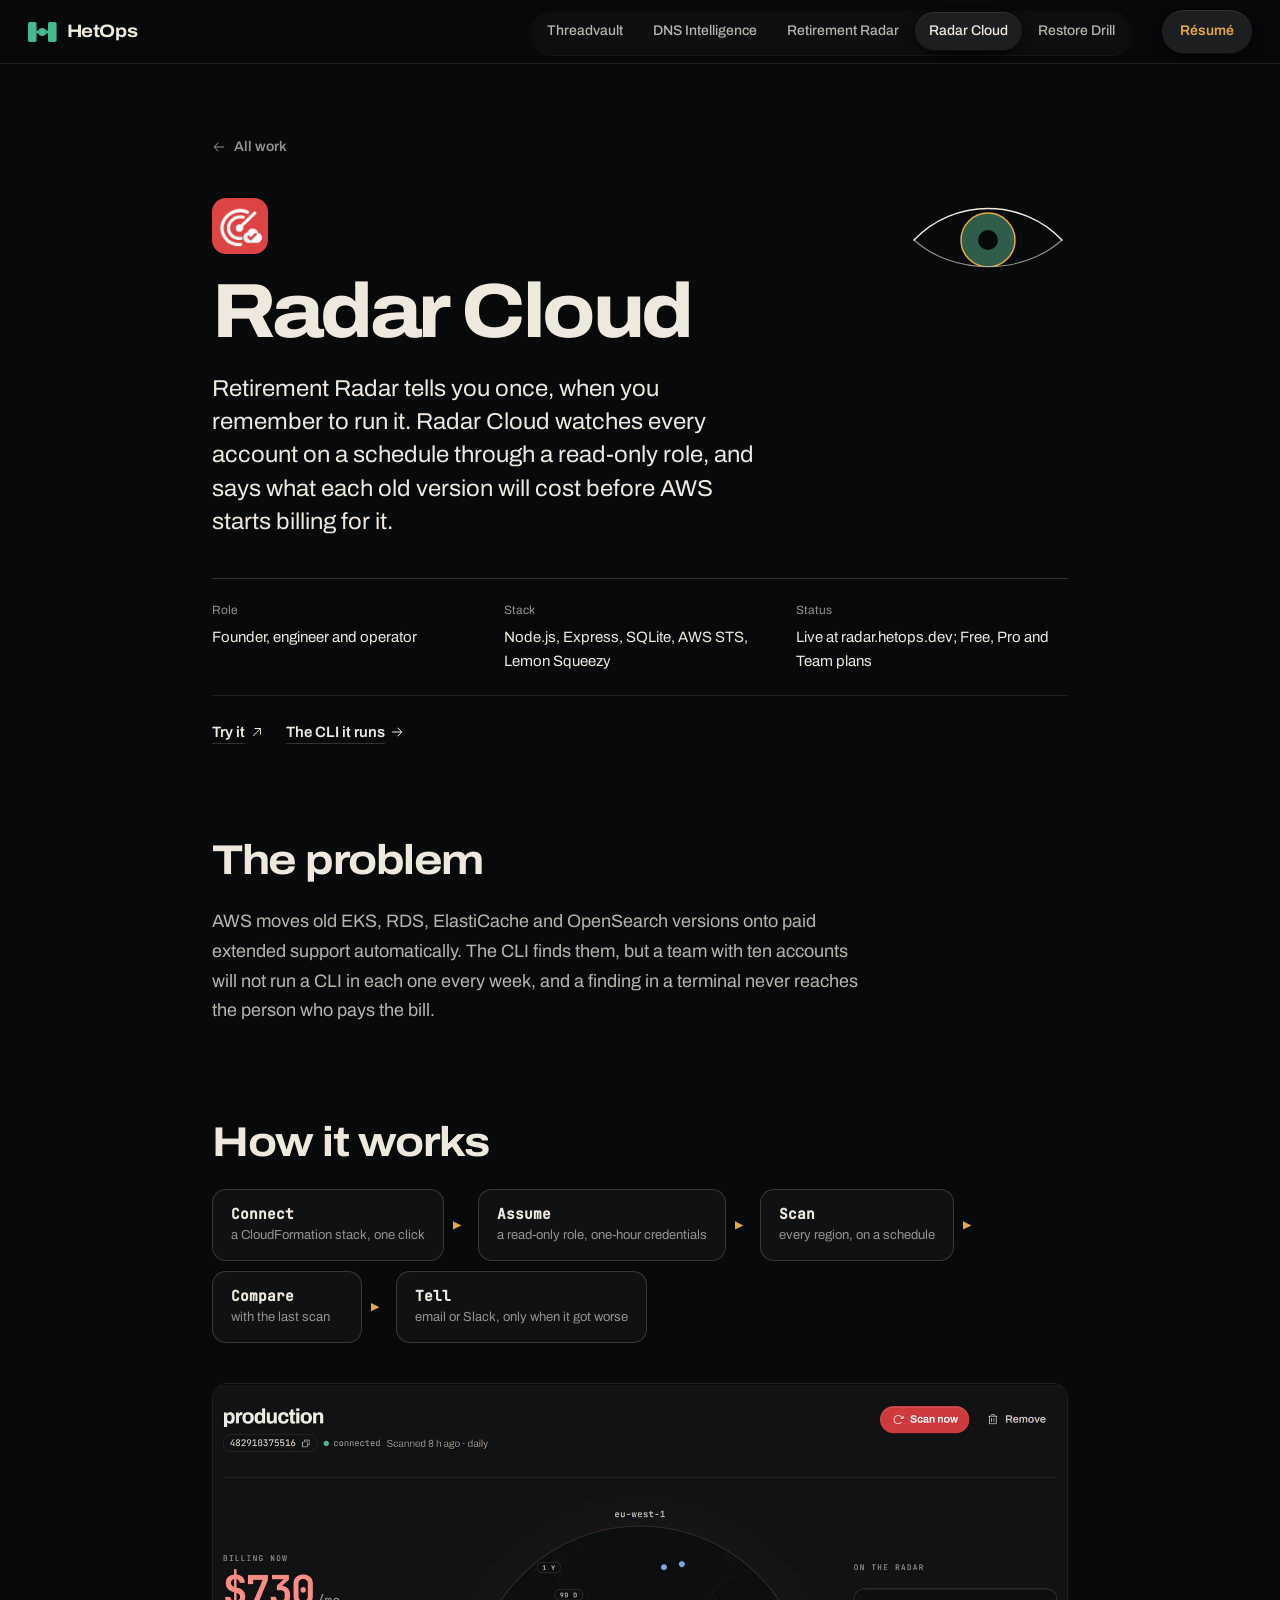
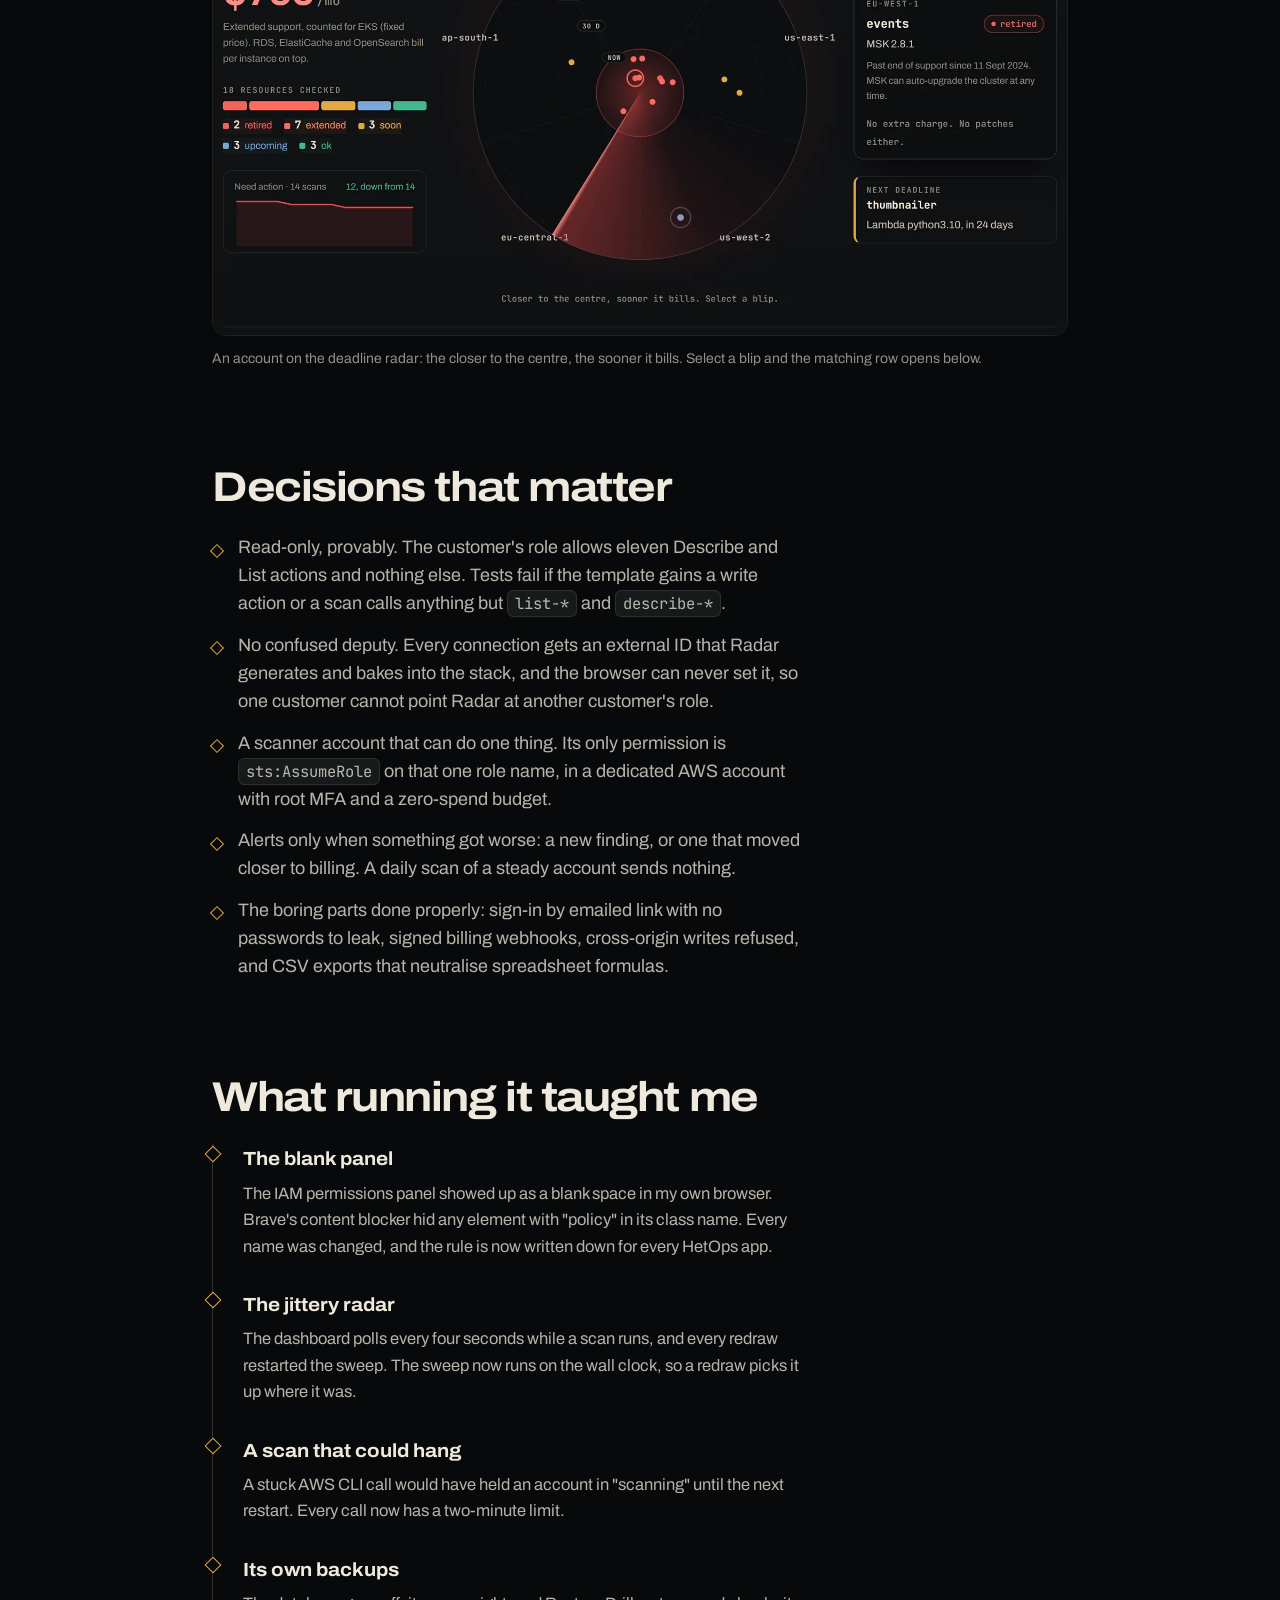
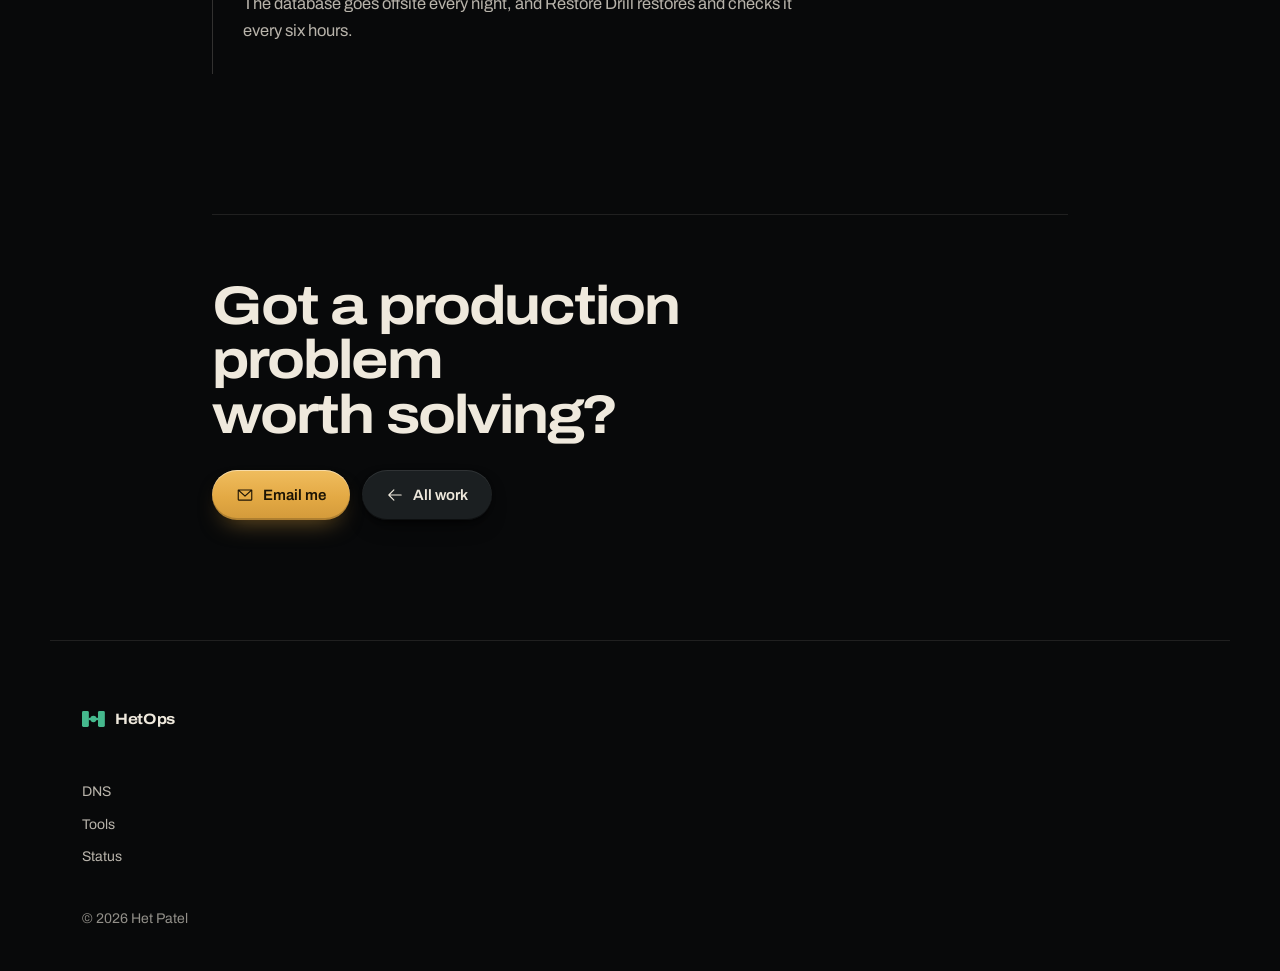
<file: work/radar-cloud/index.html>
<!doctype html>
<html lang="en">
<head>
  <meta charset="utf-8">
  <meta name="viewport" content="width=device-width, initial-scale=1">
  <title>Radar Cloud: a CLI that became a hosted product · Het Patel</title>
  <meta name="description" content="How Retirement Radar became a hosted service: read-only cross-account roles, scheduled scans, alerts only when things get worse, and a radar that shows when each resource starts billing.">
  <link rel="canonical" href="https://hetops.dev/work/radar-cloud/">
  <meta name="theme-color" content="#08090a">
  <link rel="icon" href="/favicon.ico" sizes="48x48">
  <link rel="icon" href="/favicon.svg" type="image/svg+xml">
  <meta property="og:type" content="article">
  <meta property="og:url" content="https://hetops.dev/work/radar-cloud/">
  <meta property="og:title" content="Radar Cloud: a CLI that became a hosted product · Het Patel">
  <meta property="og:description" content="Read-only cross-account roles, scheduled scans, and a radar that shows when each AWS resource starts billing extended support.">
  <meta property="og:image" content="https://hetops.dev/assets/og/og-radar-cloud.jpg">
  <meta property="og:image:width" content="1200">
  <meta property="og:image:height" content="630">
  <meta name="twitter:image" content="https://hetops.dev/assets/og/og-radar-cloud.jpg">
  <meta name="twitter:card" content="summary_large_image">
  <link rel="preload" href="/assets/fonts/Archivo.woff2" as="font" type="font/woff2" crossorigin>
  <link rel="stylesheet" href="/styles.css">
  <script defer src="https://analytics.hetops.dev/script.js" data-website-id="3b6004b2-abef-471c-a807-fdacd7981321" data-domains="hetops.dev"></script>
</head>
<body class="cs">
  <a class="skip" href="#main">Skip to content</a>
  <header class="nav scrolled">
    <a class="brand" href="/" aria-label="HetOps home"><svg class="brand-mark" aria-hidden="true" viewBox="10 22 80 56"><rect x="10" y="22" width="24" height="56" rx="5"/><rect x="66" y="22" width="24" height="56" rx="5"/><rect x="33" y="46" width="34" height="8"/><circle cx="50" cy="50" r="11"/></svg><span>HetOps</span></a>
    <nav class="nav-links" aria-label="Case studies">
      <a href="/work/threadvault/">Threadvault</a>
      <a href="/work/dns-intelligence/">DNS Intelligence</a>
      <a href="/work/retirement-radar/">Retirement Radar</a>
      <a href="/work/radar-cloud/" aria-current="page">Radar Cloud</a>
      <a href="/work/restore-drill/">Restore Drill</a>
    </nav>
    <div class="nav-actions">
      <a class="nav-cv" href="/Het_Patel_Resume.pdf" target="_blank" rel="noopener" data-umami-event="resume-download" data-umami-event-from="case-radar-cloud">Résumé</a>
    </div>
  </header>
  <main id="main" class="cs-main wrap">
    <section class="cs-hero">
      <a class="cs-back" href="/#work"><i class="ph ph-arrow-left" aria-hidden="true"></i>All work</a>
      <svg class="cs-eye" viewBox="0 0 160 80" aria-hidden="true"><defs><clipPath id="csClip"><path/></clipPath></defs><g clip-path="url(#csClip)"><circle class="cs-iris" cx="80" cy="40" r="27"/><circle class="cs-pupil" cx="80" cy="40" r="10"/></g><path class="cs-lid"/><path class="cs-lid low"/></svg>
      <img class="p-icon" src="/assets/brand/radarcloud-icon.webp" width="64" height="64" alt="">
      <h1>Radar Cloud</h1>
      <p class="cs-lede">Retirement Radar tells you once, when you remember to run it. Radar Cloud watches every account on a schedule through a read-only role, and says what each old version will cost before AWS starts billing for it.</p>
      <dl class="cs-meta"><div><dt>Role</dt><dd>Founder, engineer and operator</dd></div><div><dt>Stack</dt><dd>Node.js, Express, SQLite, AWS STS, Lemon Squeezy</dd></div><div><dt>Status</dt><dd>Live at radar.hetops.dev; Free, Pro and Team plans</dd></div></dl>
      <div class="links"><a href="https://radar.hetops.dev" target="_blank" rel="noopener" data-umami-event="project-link" data-umami-event-project="case-radar-cloud-live">Try it <i class="ph ph-arrow-up-right"></i></a><a href="/work/retirement-radar/" data-umami-event="project-link" data-umami-event-project="case-radar-cloud-cli">The CLI it runs <i class="ph ph-arrow-right"></i></a></div>
    </section>
    <section class="cs-sec">
      <h2>The problem</h2>
      <p>AWS moves old EKS, RDS, ElastiCache and OpenSearch versions onto paid extended support automatically. The CLI finds them, but a team with ten accounts will not run a CLI in each one every week, and a finding in a terminal never reaches the person who pays the bill.</p>
    </section>
    <section class="cs-sec">
      <h2>How it works</h2>
      <ol class="cs-flow"><li><b>Connect</b><span>a CloudFormation stack, one click</span></li><li><b>Assume</b><span>a read-only role, one-hour credentials</span></li><li><b>Scan</b><span>every region, on a schedule</span></li><li><b>Compare</b><span>with the last scan</span></li><li><b>Tell</b><span>email or Slack, only when it got worse</span></li></ol>
      <figure class="cs-shot"><img src="/assets/img/radar-cloud-console.webp" width="1600" height="1033" loading="lazy" alt="Radar Cloud dashboard: the monthly extended-support bill, the deadline radar with resources by region and days to end of support, and the selected finding with the next deadline."><figcaption>An account on the deadline radar: the closer to the centre, the sooner it bills. Select a blip and the matching row opens below.</figcaption></figure>
    </section>
    <section class="cs-sec">
      <h2>Decisions that matter</h2>
      <ul class="cs-list">
        <li>Read-only, provably. The customer's role allows eleven Describe and List actions and nothing else. Tests fail if the template gains a write action or a scan calls anything but <code>list-*</code> and <code>describe-*</code>.</li>
        <li>No confused deputy. Every connection gets an external ID that Radar generates and bakes into the stack, and the browser can never set it, so one customer cannot point Radar at another customer's role.</li>
        <li>A scanner account that can do one thing. Its only permission is <code>sts:AssumeRole</code> on that one role name, in a dedicated AWS account with root MFA and a zero-spend budget.</li>
        <li>Alerts only when something got worse: a new finding, or one that moved closer to billing. A daily scan of a steady account sends nothing.</li>
        <li>The boring parts done properly: sign-in by emailed link with no passwords to leak, signed billing webhooks, cross-origin writes refused, and CSV exports that neutralise spreadsheet formulas.</li>
      </ul>
    </section>
    <section class="cs-sec">
      <h2>What running it taught me</h2>
      <ol class="cs-time">
        <li><b>The blank panel</b><p>The IAM permissions panel showed up as a blank space in my own browser. Brave's content blocker hid any element with "policy" in its class name. Every name was changed, and the rule is now written down for every HetOps app.</p></li>
        <li><b>The jittery radar</b><p>The dashboard polls every four seconds while a scan runs, and every redraw restarted the sweep. The sweep now runs on the wall clock, so a redraw picks it up where it was.</p></li>
        <li><b>A scan that could hang</b><p>A stuck AWS CLI call would have held an account in "scanning" until the next restart. Every call now has a two-minute limit.</p></li>
        <li><b>Its own backups</b><p>The database goes offsite every night, and <a href="/work/restore-drill/">Restore Drill</a> restores and checks it every six hours.</p></li>
      </ol>
    </section>
    <section class="cs-next">
      <h2>Got a production problem worth solving?</h2>
      <div class="ctas">
        <a class="btn btn-gold" href="mailto:patel.x.het@gmail.com" data-umami-event="email-click" data-umami-event-from="case-radar-cloud"><i class="ph ph-envelope-simple" aria-hidden="true"></i>Email me</a>
        <a class="btn btn-line" href="/#work"><i class="ph ph-arrow-left" aria-hidden="true"></i>All work</a>
      </div>
    </section>
  </main>
  <footer class="footer wrap">
    <span class="brand"><svg class="brand-mark" aria-hidden="true" viewBox="10 22 80 56"><rect x="10" y="22" width="24" height="56" rx="5"/><rect x="66" y="22" width="24" height="56" rx="5"/><rect x="33" y="46" width="34" height="8"/><circle cx="50" cy="50" r="11"/></svg><span>HetOps</span></span>
    <nav aria-label="HetOps tools"><a href="https://dns.hetops.dev">DNS</a><a href="https://tools.hetops.dev">Tools</a><a href="https://status.hetops.dev">Status</a></nav>
    <span class="copyright">© 2026 Het Patel</span>
  </footer>
  <script src="/case.js" defer></script>
  <nav class="dock" aria-label="Quick links"><a href="/#work">Work</a><a href="/lab/">Lab</a><a href="/#lab">Live</a><a class="dock-mail" href="mailto:patel.x.het@gmail.com" data-umami-event="email-click" data-umami-event-from="dock">Email</a></nav>
</body>
</html>
</file>
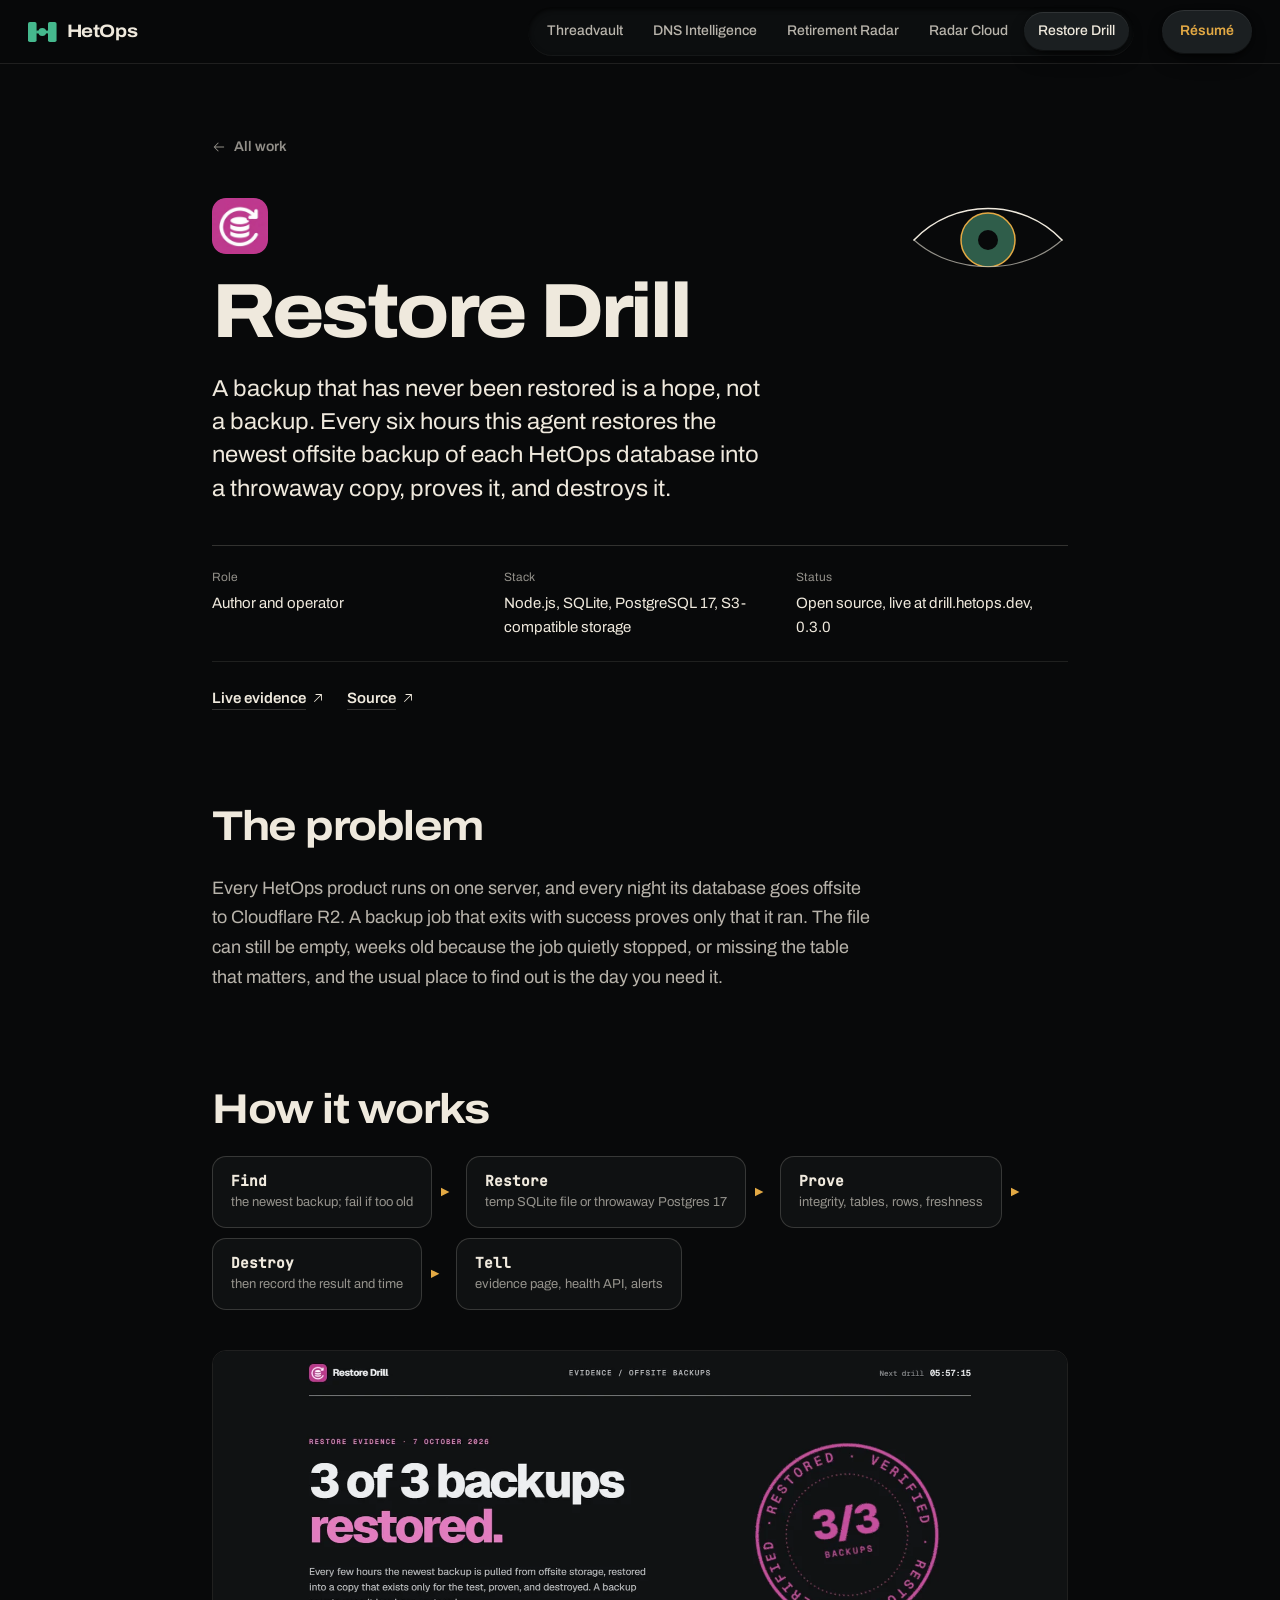
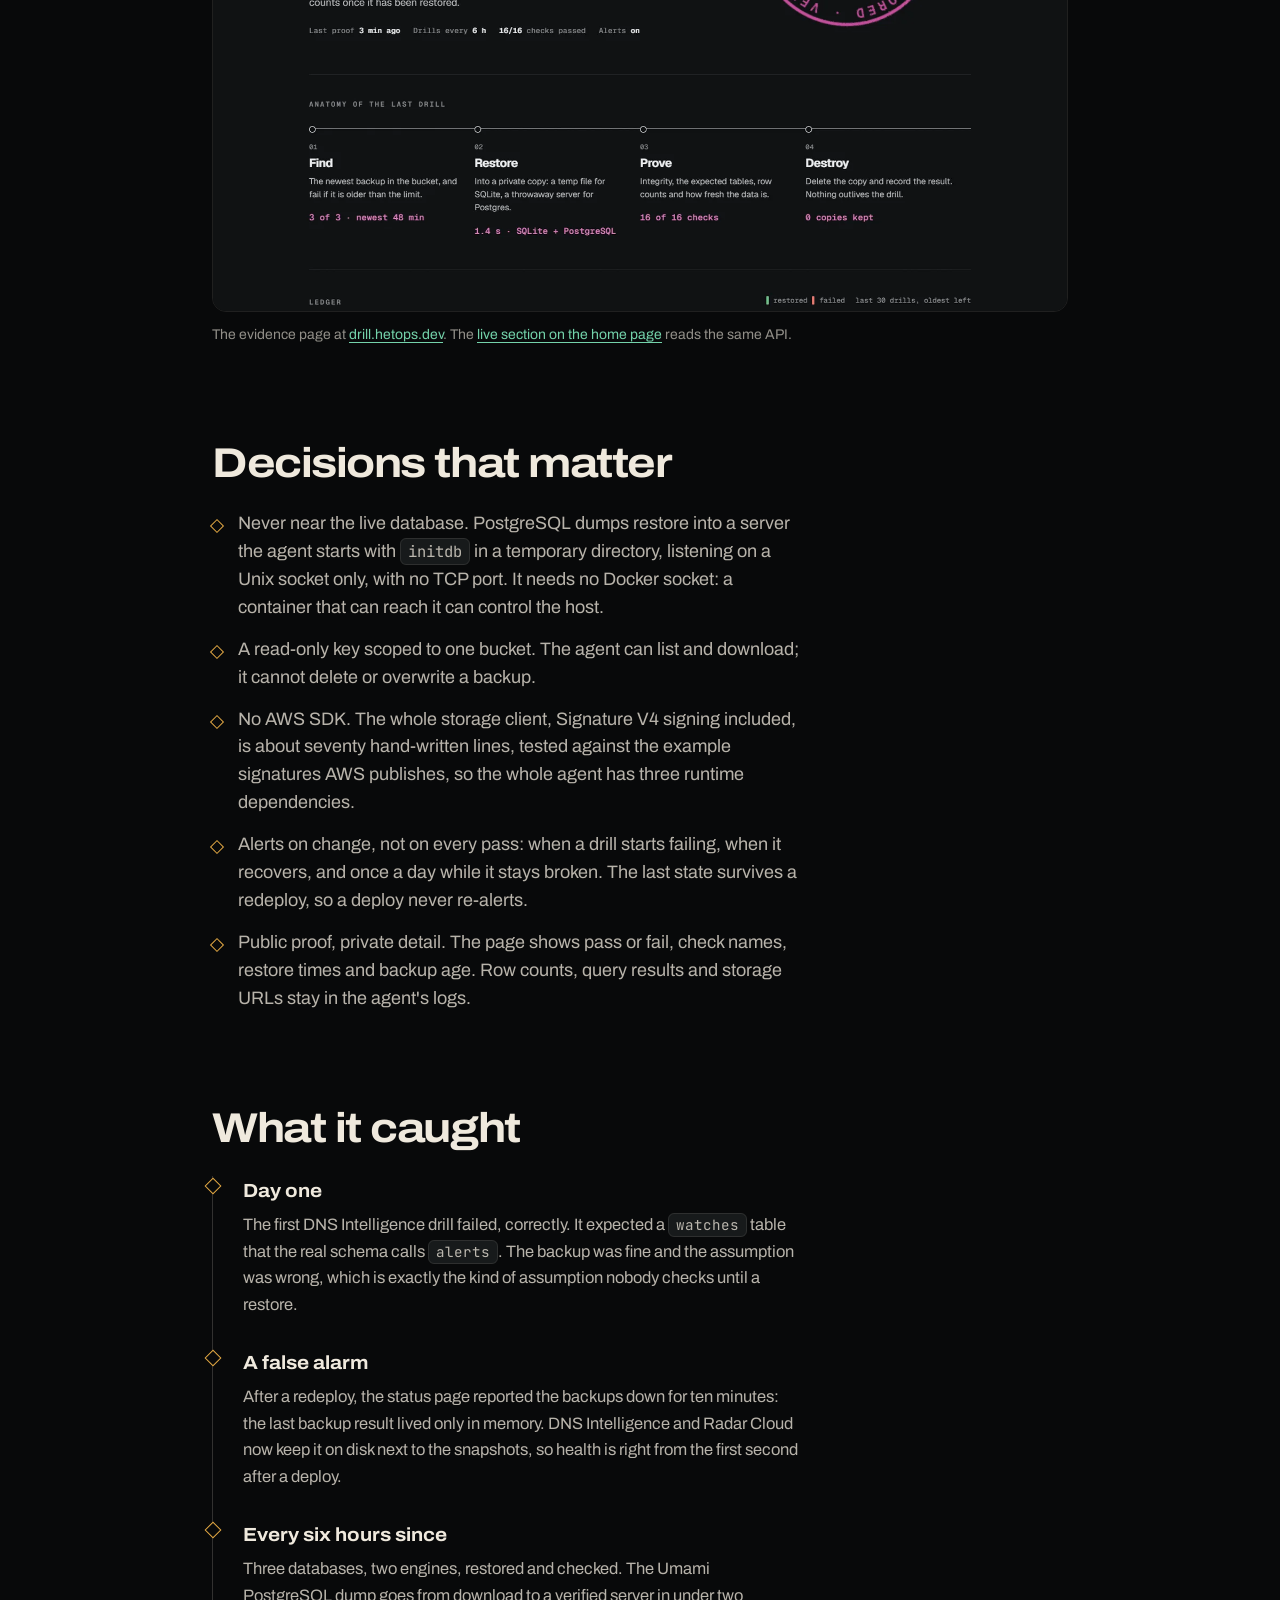
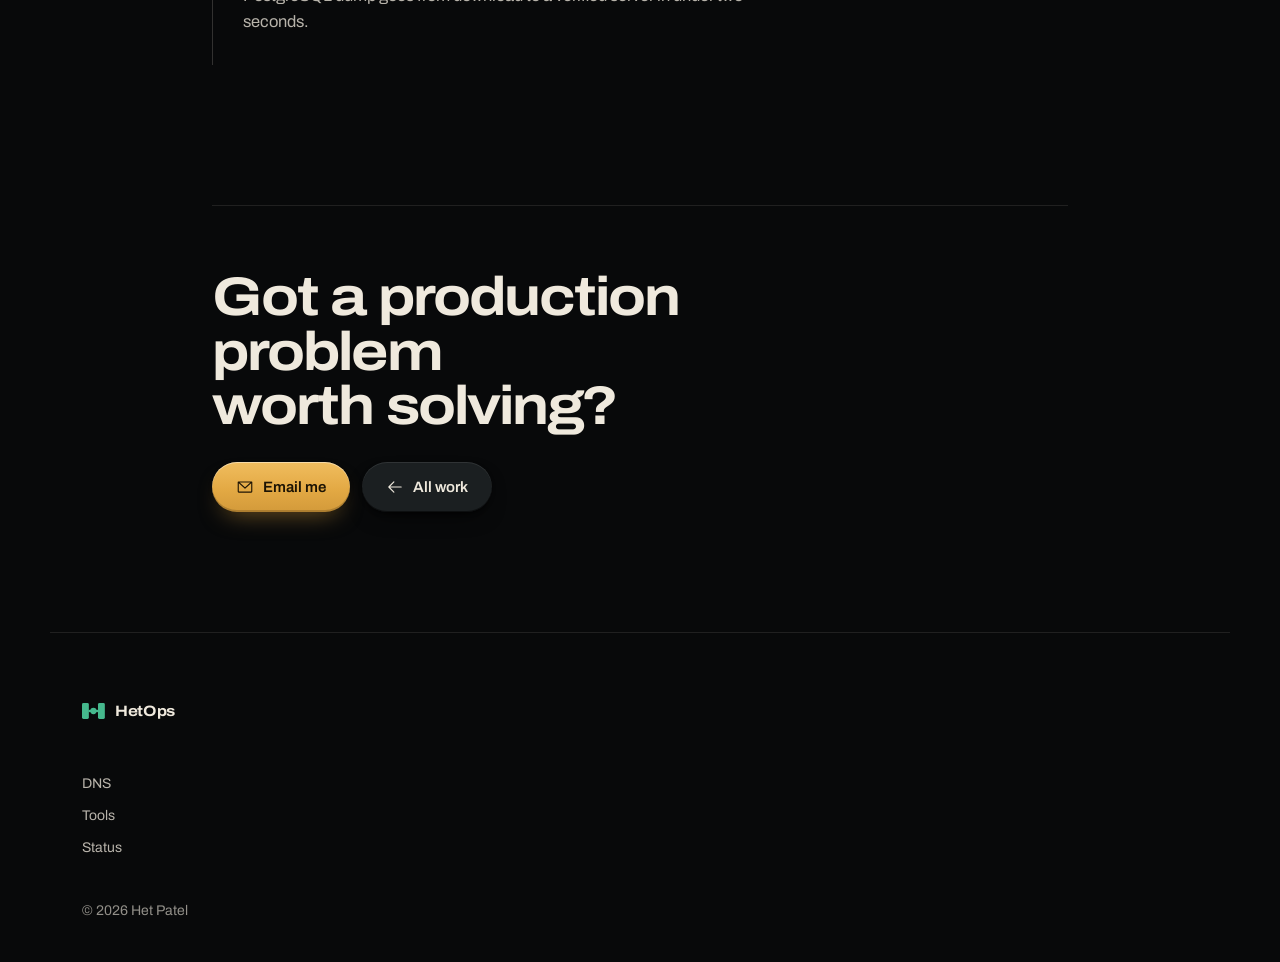
<file: work/restore-drill/index.html>
<!doctype html>
<html lang="en">
<head>
  <meta charset="utf-8">
  <meta name="viewport" content="width=device-width, initial-scale=1">
  <title>Restore Drill: proof that backups actually restore · Het Patel</title>
  <meta name="description" content="Every six hours, the newest offsite backup of each HetOps database is restored into a throwaway copy, proven and destroyed. How it works and the decisions behind it.">
  <link rel="canonical" href="https://hetops.dev/work/restore-drill/">
  <meta name="theme-color" content="#08090a">
  <link rel="icon" href="/favicon.ico" sizes="48x48">
  <link rel="icon" href="/favicon.svg" type="image/svg+xml">
  <meta property="og:type" content="article">
  <meta property="og:url" content="https://hetops.dev/work/restore-drill/">
  <meta property="og:title" content="Restore Drill: proof that backups actually restore · Het Patel">
  <meta property="og:description" content="Every six hours, the newest offsite backup of each HetOps database is restored into a throwaway copy, proven and destroyed.">
  <meta property="og:image" content="https://hetops.dev/assets/og/og-restore-drill.png">
  <meta property="og:image:width" content="1200">
  <meta property="og:image:height" content="630">
  <meta name="twitter:image" content="https://hetops.dev/assets/og/og-restore-drill.png">
  <meta name="twitter:card" content="summary_large_image">
  <link rel="preload" href="/assets/fonts/Archivo.woff2" as="font" type="font/woff2" crossorigin>
  <link rel="stylesheet" href="/styles.css">
  <script defer src="https://analytics.hetops.dev/script.js" data-website-id="3b6004b2-abef-471c-a807-fdacd7981321" data-domains="hetops.dev"></script>
</head>
<body class="cs">
  <a class="skip" href="#main">Skip to content</a>
  <header class="nav scrolled">
    <a class="brand" href="/" aria-label="HetOps home"><svg class="brand-mark" aria-hidden="true" viewBox="10 22 80 56"><rect x="10" y="22" width="24" height="56" rx="5"/><rect x="66" y="22" width="24" height="56" rx="5"/><rect x="33" y="46" width="34" height="8"/><circle cx="50" cy="50" r="11"/></svg><span>HetOps</span></a>
    <nav class="nav-links" aria-label="Case studies">
      <a href="/work/threadvault/">Threadvault</a>
      <a href="/work/dns-intelligence/">DNS Intelligence</a>
      <a href="/work/retirement-radar/">Retirement Radar</a>
      <a href="/work/radar-cloud/">Radar Cloud</a>
      <a href="/work/restore-drill/" aria-current="page">Restore Drill</a>
    </nav>
    <div class="nav-actions">
      <a class="nav-cv" href="/Het_Patel_Resume.pdf" target="_blank" rel="noopener" data-umami-event="resume-download" data-umami-event-from="case-restore-drill">Résumé</a>
    </div>
  </header>
  <main id="main" class="cs-main wrap">
    <section class="cs-hero">
      <a class="cs-back" href="/#work"><i class="ph ph-arrow-left" aria-hidden="true"></i>All work</a>
      <svg class="cs-eye" viewBox="0 0 160 80" aria-hidden="true"><defs><clipPath id="csClip"><path/></clipPath></defs><g clip-path="url(#csClip)"><circle class="cs-iris" cx="80" cy="40" r="27"/><circle class="cs-pupil" cx="80" cy="40" r="10"/></g><path class="cs-lid"/><path class="cs-lid low"/></svg>
      <img class="p-icon" src="/assets/brand/restoredrill-icon.webp" width="64" height="64" alt="">
      <h1>Restore Drill</h1>
      <p class="cs-lede">A backup that has never been restored is a hope, not a backup. Every six hours this agent restores the newest offsite backup of each HetOps database into a throwaway copy, proves it, and destroys it.</p>
      <dl class="cs-meta"><div><dt>Role</dt><dd>Author and operator</dd></div><div><dt>Stack</dt><dd>Node.js, SQLite, PostgreSQL 17, S3-compatible storage</dd></div><div><dt>Status</dt><dd>Open source, live at drill.hetops.dev, 0.3.0</dd></div></dl>
      <div class="links"><a href="https://drill.hetops.dev" target="_blank" rel="noopener" data-umami-event="project-link" data-umami-event-project="case-restore-drill-live">Live evidence <i class="ph ph-arrow-up-right"></i></a><a href="https://github.com/Het101/restore-drill" target="_blank" rel="noopener" data-umami-event="project-link" data-umami-event-project="case-restore-drill">Source <i class="ph ph-arrow-up-right"></i></a></div>
    </section>
    <section class="cs-sec">
      <h2>The problem</h2>
      <p>Every HetOps product runs on one server, and every night its database goes offsite to Cloudflare R2. A backup job that exits with success proves only that it ran. The file can still be empty, weeks old because the job quietly stopped, or missing the table that matters, and the usual place to find out is the day you need it.</p>
    </section>
    <section class="cs-sec">
      <h2>How it works</h2>
      <ol class="cs-flow"><li><b>Find</b><span>the newest backup; fail if too old</span></li><li><b>Restore</b><span>temp SQLite file or throwaway Postgres 17</span></li><li><b>Prove</b><span>integrity, tables, rows, freshness</span></li><li><b>Destroy</b><span>then record the result and time</span></li><li><b>Tell</b><span>evidence page, health API, alerts</span></li></ol>
      <figure class="cs-shot"><img src="/assets/img/restore-drill-evidence.webp" width="1600" height="1050" loading="lazy" alt="The live evidence page: 3 of 3 backups restored, a verified stamp, and the four steps of the last drill."><figcaption>The evidence page at <a href="https://drill.hetops.dev" target="_blank" rel="noopener">drill.hetops.dev</a>. The <a href="/#live">live section on the home page</a> reads the same API.</figcaption></figure>
    </section>
    <section class="cs-sec">
      <h2>Decisions that matter</h2>
      <ul class="cs-list">
        <li>Never near the live database. PostgreSQL dumps restore into a server the agent starts with <code>initdb</code> in a temporary directory, listening on a Unix socket only, with no TCP port. It needs no Docker socket: a container that can reach it can control the host.</li>
        <li>A read-only key scoped to one bucket. The agent can list and download; it cannot delete or overwrite a backup.</li>
        <li>No AWS SDK. The whole storage client, Signature V4 signing included, is about seventy hand-written lines, tested against the example signatures AWS publishes, so the whole agent has three runtime dependencies.</li>
        <li>Alerts on change, not on every pass: when a drill starts failing, when it recovers, and once a day while it stays broken. The last state survives a redeploy, so a deploy never re-alerts.</li>
        <li>Public proof, private detail. The page shows pass or fail, check names, restore times and backup age. Row counts, query results and storage URLs stay in the agent's logs.</li>
      </ul>
    </section>
    <section class="cs-sec">
      <h2>What it caught</h2>
      <ol class="cs-time">
        <li><b>Day one</b><p>The first DNS Intelligence drill failed, correctly. It expected a <code>watches</code> table that the real schema calls <code>alerts</code>. The backup was fine and the assumption was wrong, which is exactly the kind of assumption nobody checks until a restore.</p></li>
        <li><b>A false alarm</b><p>After a redeploy, the status page reported the backups down for ten minutes: the last backup result lived only in memory. DNS Intelligence and Radar Cloud now keep it on disk next to the snapshots, so health is right from the first second after a deploy.</p></li>
        <li><b>Every six hours since</b><p>Three databases, two engines, restored and checked. The Umami PostgreSQL dump goes from download to a verified server in under two seconds.</p></li>
      </ol>
    </section>
    <section class="cs-next">
      <h2>Got a production problem worth solving?</h2>
      <div class="ctas">
        <a class="btn btn-gold" href="mailto:patel.x.het@gmail.com" data-umami-event="email-click" data-umami-event-from="case-restore-drill"><i class="ph ph-envelope-simple" aria-hidden="true"></i>Email me</a>
        <a class="btn btn-line" href="/#work"><i class="ph ph-arrow-left" aria-hidden="true"></i>All work</a>
      </div>
    </section>
  </main>
  <footer class="footer wrap">
    <span class="brand"><svg class="brand-mark" aria-hidden="true" viewBox="10 22 80 56"><rect x="10" y="22" width="24" height="56" rx="5"/><rect x="66" y="22" width="24" height="56" rx="5"/><rect x="33" y="46" width="34" height="8"/><circle cx="50" cy="50" r="11"/></svg><span>HetOps</span></span>
    <nav aria-label="HetOps tools"><a href="https://dns.hetops.dev">DNS</a><a href="https://tools.hetops.dev">Tools</a><a href="https://status.hetops.dev">Status</a></nav>
    <span class="copyright">© 2026 Het Patel</span>
  </footer>
  <script src="/case.js" defer></script>
  <nav class="dock" aria-label="Quick links"><a href="/#work">Work</a><a href="/lab/">Lab</a><a href="/#lab">Live</a><a class="dock-mail" href="mailto:patel.x.het@gmail.com" data-umami-event="email-click" data-umami-event-from="dock">Email</a></nav>
</body>
</html>
</file>
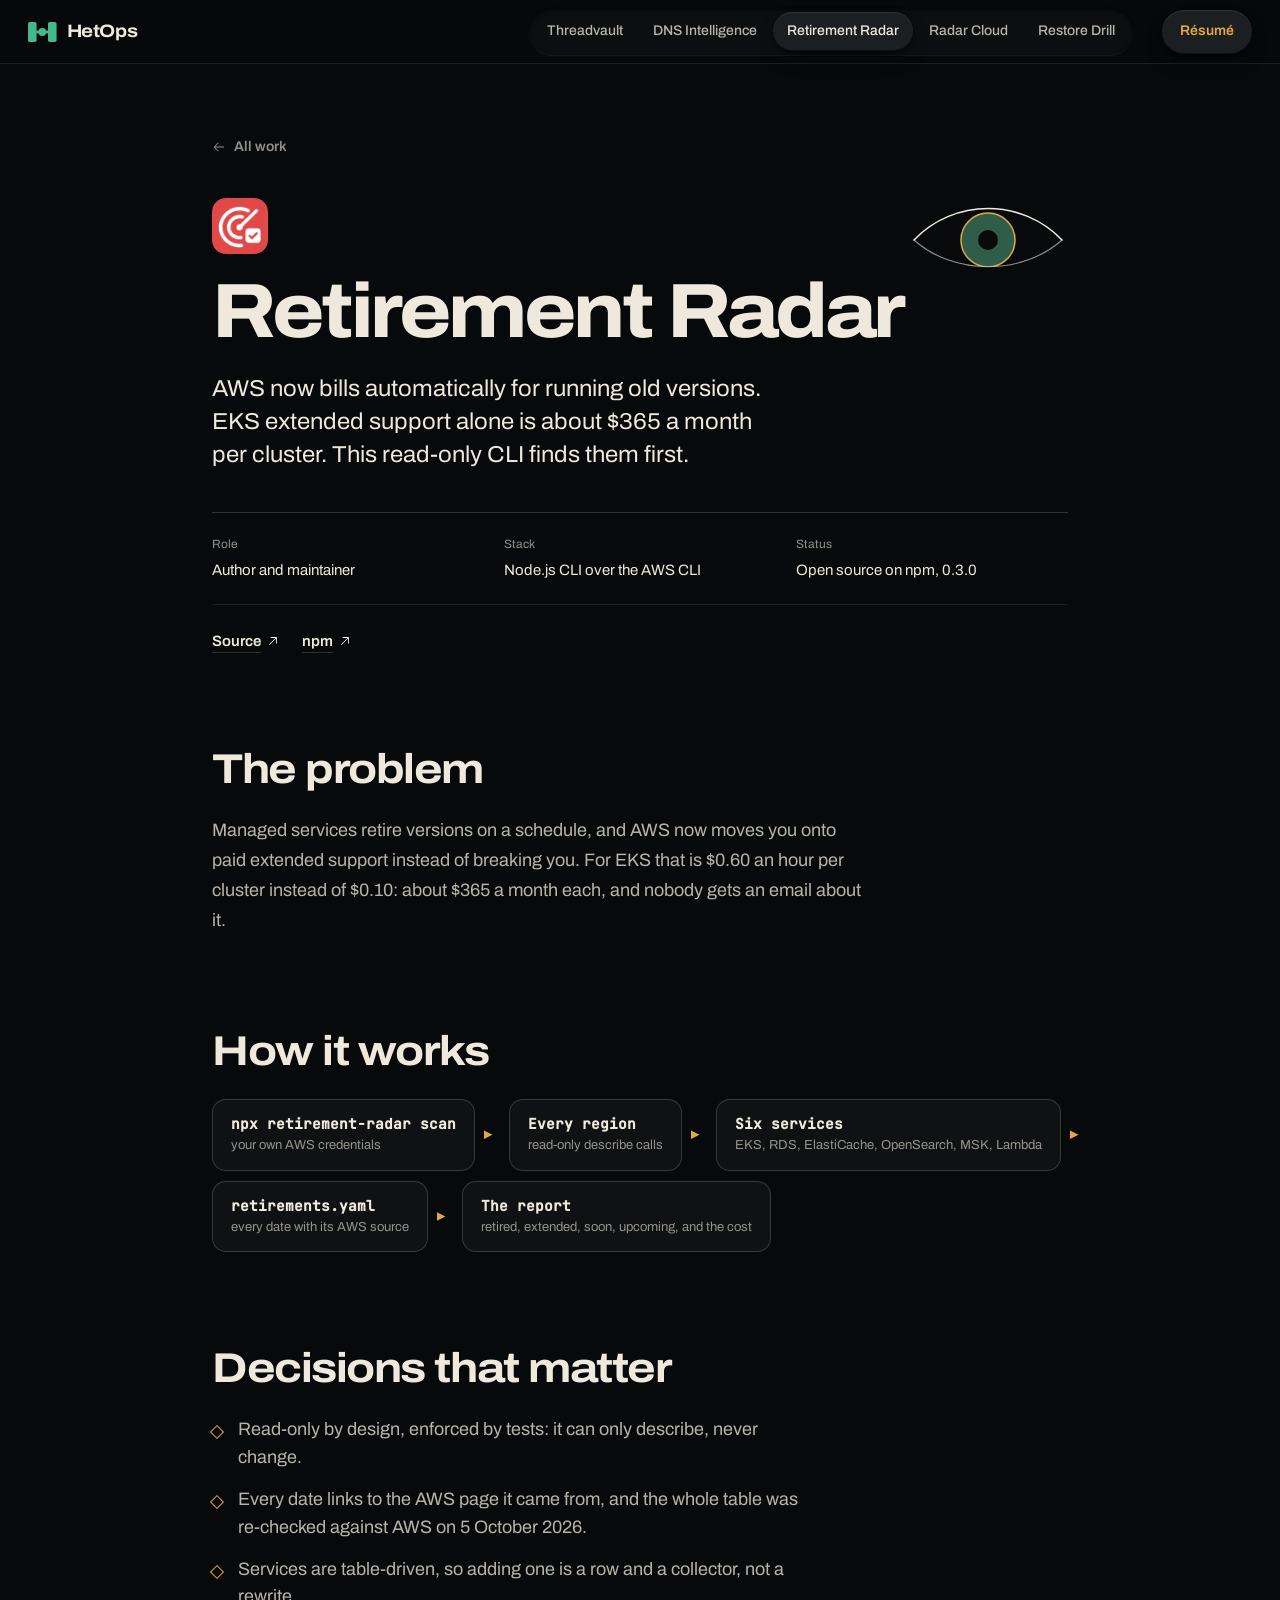
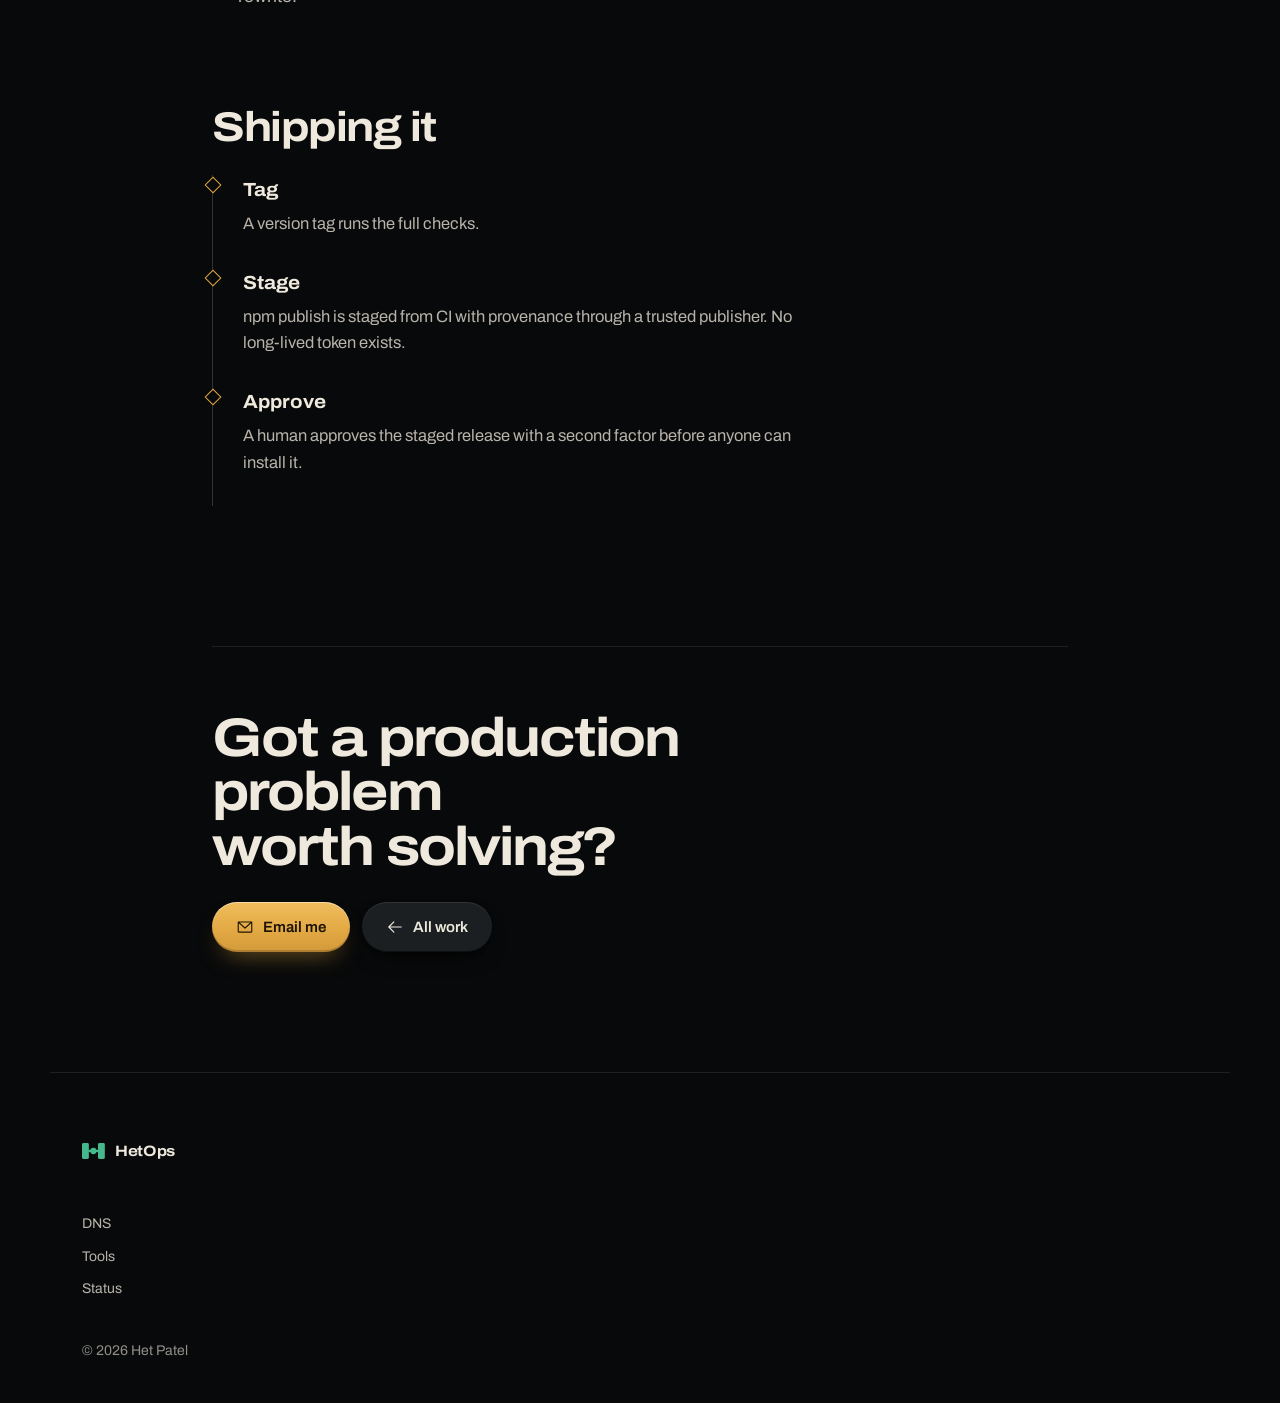
<file: work/retirement-radar/index.html>
<!doctype html>
<html lang="en">
<head>
  <meta charset="utf-8">
  <meta name="viewport" content="width=device-width, initial-scale=1">
  <title>Retirement Radar: find AWS versions before extended support bills you · Het Patel</title>
  <meta name="description" content="A read-only CLI that scans every AWS region for EKS, RDS, ElastiCache, OpenSearch, MSK and Lambda versions at or near end of support.">
  <link rel="canonical" href="https://hetops.dev/work/retirement-radar/">
  <meta name="theme-color" content="#08090a">
  <link rel="icon" href="/favicon.ico" sizes="48x48">
  <link rel="icon" href="/favicon.svg" type="image/svg+xml">
  <meta property="og:type" content="article">
  <meta property="og:url" content="https://hetops.dev/work/retirement-radar/">
  <meta property="og:title" content="Retirement Radar: find AWS versions before extended support bills you · Het Patel">
  <meta property="og:description" content="A read-only CLI that scans every AWS region for EKS, RDS, ElastiCache, OpenSearch, MSK and Lambda versions at or near end of support.">
  <meta property="og:image" content="https://hetops.dev/assets/og/og-retirement-radar.png">
  <meta property="og:image:width" content="1200">
  <meta property="og:image:height" content="630">
  <meta name="twitter:image" content="https://hetops.dev/assets/og/og-retirement-radar.png">
  <meta name="twitter:card" content="summary_large_image">
  <link rel="preload" href="/assets/fonts/Archivo.woff2" as="font" type="font/woff2" crossorigin>
  <link rel="stylesheet" href="/styles.css">
  <script defer src="https://analytics.hetops.dev/script.js" data-website-id="3b6004b2-abef-471c-a807-fdacd7981321" data-domains="hetops.dev"></script>
</head>
<body class="cs">
  <a class="skip" href="#main">Skip to content</a>
  <header class="nav scrolled">
    <a class="brand" href="/" aria-label="HetOps home"><svg class="brand-mark" aria-hidden="true" viewBox="10 22 80 56"><rect x="10" y="22" width="24" height="56" rx="5"/><rect x="66" y="22" width="24" height="56" rx="5"/><rect x="33" y="46" width="34" height="8"/><circle cx="50" cy="50" r="11"/></svg><span>HetOps</span></a>
    <nav class="nav-links" aria-label="Case studies">
      <a href="/work/threadvault/">Threadvault</a>
      <a href="/work/dns-intelligence/">DNS Intelligence</a>
      <a href="/work/retirement-radar/" aria-current="page">Retirement Radar</a>
      <a href="/work/radar-cloud/">Radar Cloud</a>
      <a href="/work/restore-drill/">Restore Drill</a>
    </nav>
    <div class="nav-actions">
      <a class="nav-cv" href="/Het_Patel_Resume.pdf" target="_blank" rel="noopener" data-umami-event="resume-download" data-umami-event-from="case-retirement-radar">Résumé</a>
    </div>
  </header>
  <main id="main" class="cs-main wrap">
    <section class="cs-hero">
      <a class="cs-back" href="/#work"><i class="ph ph-arrow-left" aria-hidden="true"></i>All work</a>
      <svg class="cs-eye" viewBox="0 0 160 80" aria-hidden="true"><defs><clipPath id="csClip"><path/></clipPath></defs><g clip-path="url(#csClip)"><circle class="cs-iris" cx="80" cy="40" r="27"/><circle class="cs-pupil" cx="80" cy="40" r="10"/></g><path class="cs-lid"/><path class="cs-lid low"/></svg>
      <img class="p-icon" src="/assets/brand/radar-icon.webp" width="64" height="64" alt="">
      <h1>Retirement Radar</h1>
      <p class="cs-lede">AWS now bills automatically for running old versions. EKS extended support alone is about $365 a month per cluster. This read-only CLI finds them first.</p>
      <dl class="cs-meta"><div><dt>Role</dt><dd>Author and maintainer</dd></div><div><dt>Stack</dt><dd>Node.js CLI over the AWS CLI</dd></div><div><dt>Status</dt><dd>Open source on npm, 0.3.0</dd></div></dl>
      <div class="links"><a href="https://github.com/Het101/retirement-radar" target="_blank" rel="noopener" data-umami-event="project-link" data-umami-event-project="case-retirement-radar">Source <i class="ph ph-arrow-up-right"></i></a><a href="https://www.npmjs.com/package/retirement-radar" target="_blank" rel="noopener" data-umami-event="project-link" data-umami-event-project="case-retirement-radar">npm <i class="ph ph-arrow-up-right"></i></a></div>
    </section>
    <section class="cs-sec">
      <h2>The problem</h2>
      <p>Managed services retire versions on a schedule, and AWS now moves you onto paid extended support instead of breaking you. For EKS that is $0.60 an hour per cluster instead of $0.10: about $365 a month each, and nobody gets an email about it.</p>
    </section>
    <section class="cs-sec">
      <h2>How it works</h2>
      <ol class="cs-flow"><li><b>npx retirement-radar scan</b><span>your own AWS credentials</span></li><li><b>Every region</b><span>read-only describe calls</span></li><li><b>Six services</b><span>EKS, RDS, ElastiCache, OpenSearch, MSK, Lambda</span></li><li><b>retirements.yaml</b><span>every date with its AWS source</span></li><li><b>The report</b><span>retired, extended, soon, upcoming, and the cost</span></li></ol>
    </section>
    <section class="cs-sec">
      <h2>Decisions that matter</h2>
      <ul class="cs-list"><li>Read-only by design, enforced by tests: it can only describe, never change.</li><li>Every date links to the AWS page it came from, and the whole table was re-checked against AWS on 5 October 2026.</li><li>Services are table-driven, so adding one is a row and a collector, not a rewrite.</li></ul>
    </section>
    <section class="cs-sec">
      <h2>Shipping it</h2>
      <ol class="cs-time"><li><b>Tag</b><p>A version tag runs the full checks.</p></li><li><b>Stage</b><p>npm publish is staged from CI with provenance through a trusted publisher. No long-lived token exists.</p></li><li><b>Approve</b><p>A human approves the staged release with a second factor before anyone can install it.</p></li></ol>
    </section>
    <section class="cs-next">
      <h2>Got a production problem worth solving?</h2>
      <div class="ctas">
        <a class="btn btn-gold" href="mailto:patel.x.het@gmail.com" data-umami-event="email-click" data-umami-event-from="case-retirement-radar"><i class="ph ph-envelope-simple" aria-hidden="true"></i>Email me</a>
        <a class="btn btn-line" href="/#work"><i class="ph ph-arrow-left" aria-hidden="true"></i>All work</a>
      </div>
    </section>
  </main>
  <footer class="footer wrap">
    <span class="brand"><svg class="brand-mark" aria-hidden="true" viewBox="10 22 80 56"><rect x="10" y="22" width="24" height="56" rx="5"/><rect x="66" y="22" width="24" height="56" rx="5"/><rect x="33" y="46" width="34" height="8"/><circle cx="50" cy="50" r="11"/></svg><span>HetOps</span></span>
    <nav aria-label="HetOps tools"><a href="https://dns.hetops.dev">DNS</a><a href="https://tools.hetops.dev">Tools</a><a href="https://status.hetops.dev">Status</a></nav>
    <span class="copyright">© 2026 Het Patel</span>
  </footer>
  <script src="/case.js" defer></script>
  <nav class="dock" aria-label="Quick links"><a href="/#work">Work</a><a href="/lab/">Lab</a><a href="/#lab">Live</a><a class="dock-mail" href="mailto:patel.x.het@gmail.com" data-umami-event="email-click" data-umami-event-from="dock">Email</a></nav>
</body>
</html>
</file>
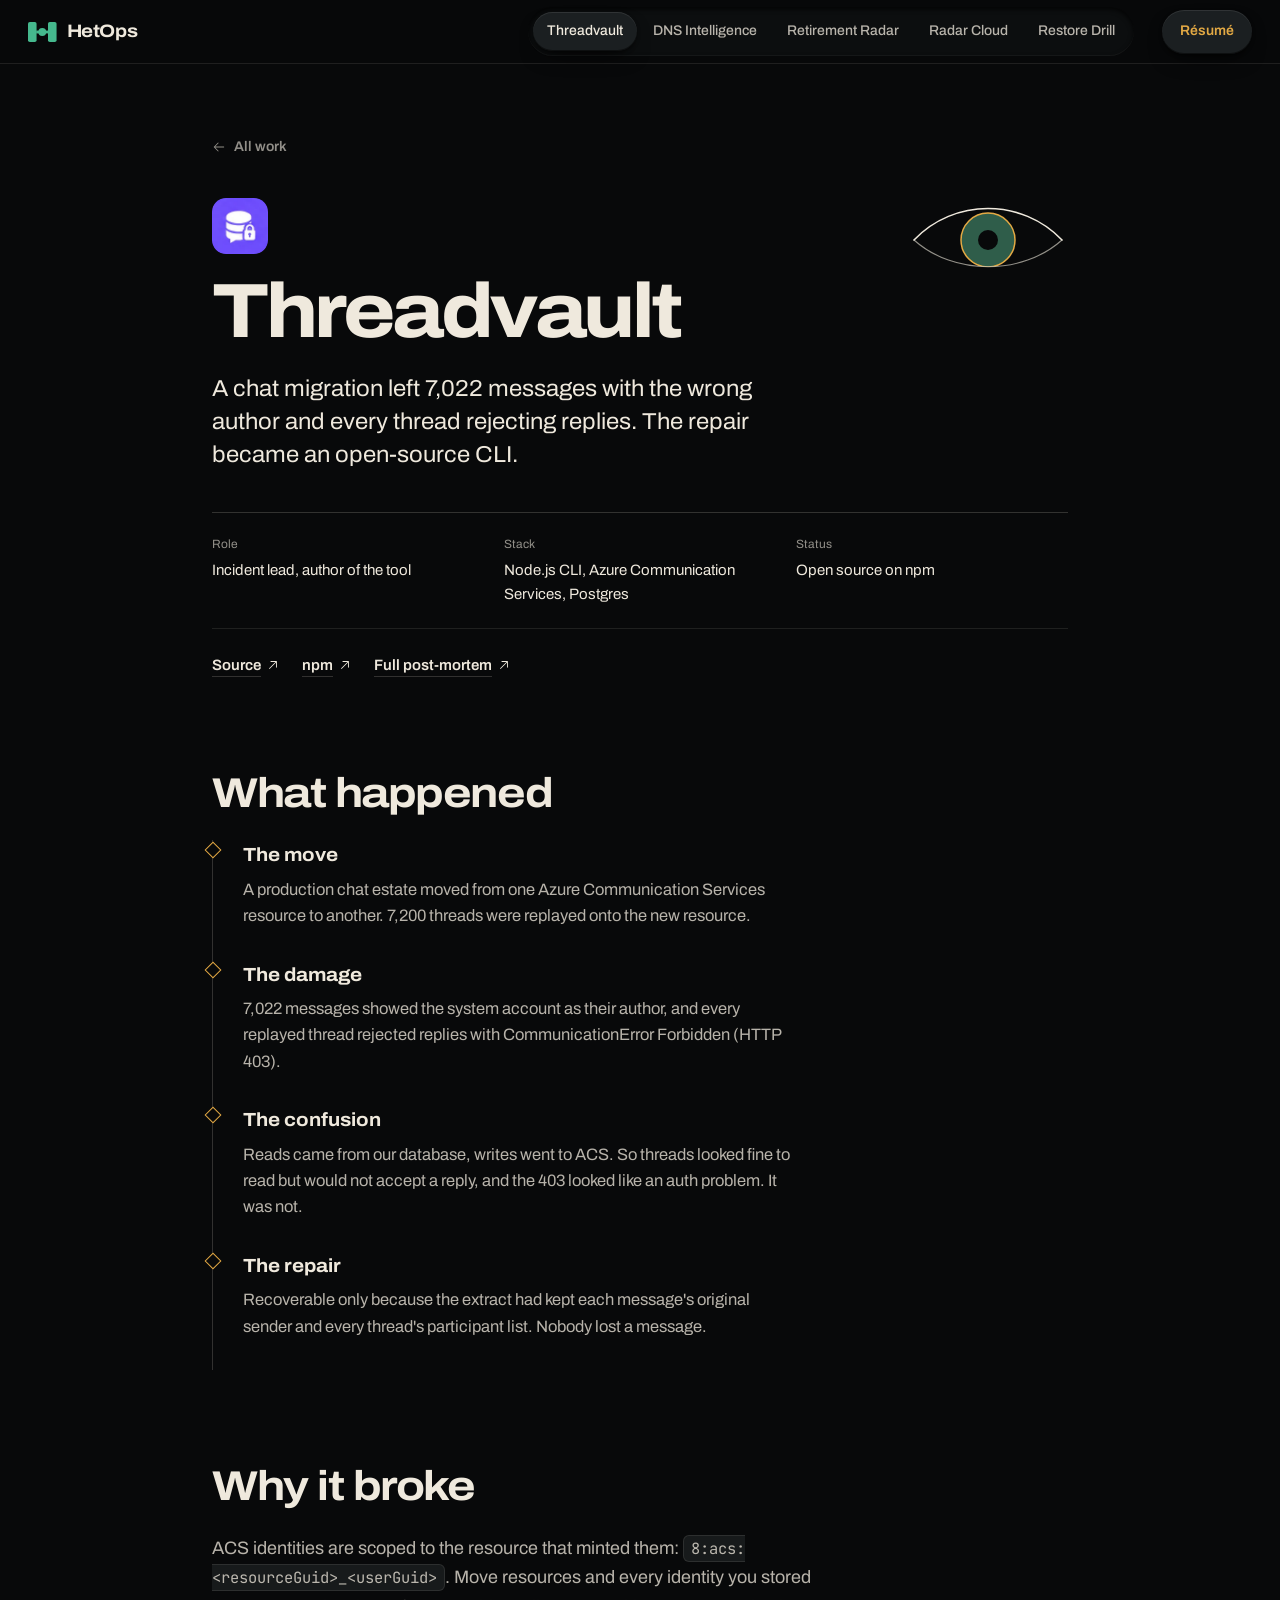
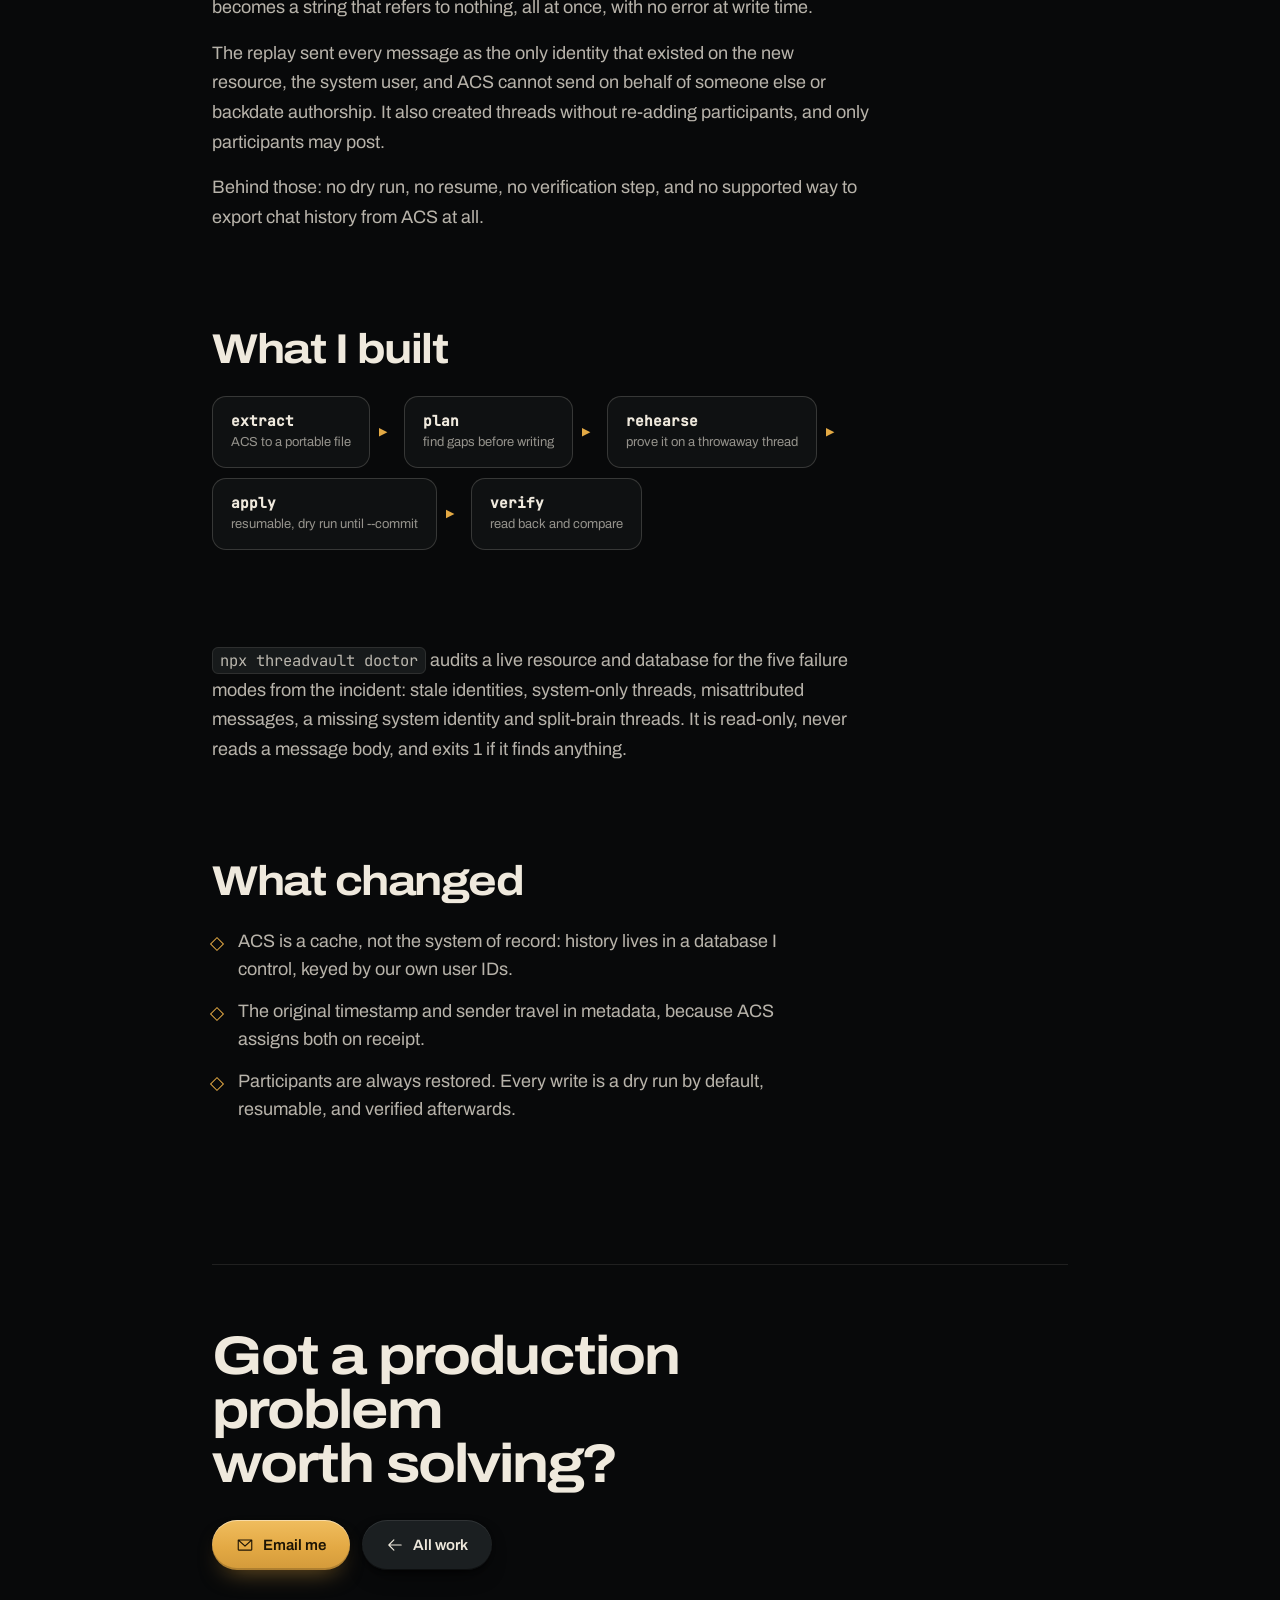
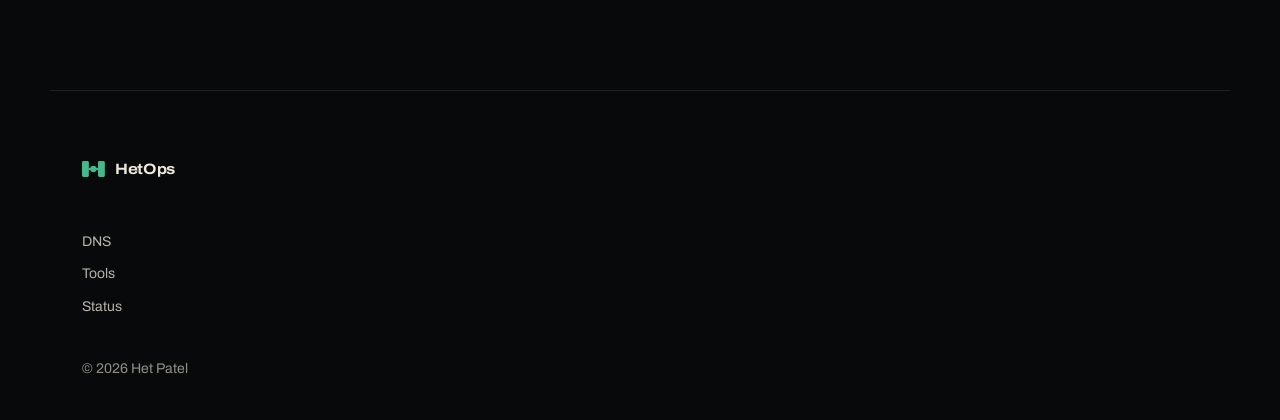
<file: work/threadvault/index.html>
<!doctype html>
<html lang="en">
<head>
  <meta charset="utf-8">
  <meta name="viewport" content="width=device-width, initial-scale=1">
  <title>Threadvault: 7,200 chat threads, history kept · Het Patel</title>
  <meta name="description" content="A chat migration left 7,022 messages with the wrong author and every thread rejecting replies. How it was recovered, and the open-source CLI that came out of it.">
  <link rel="canonical" href="https://hetops.dev/work/threadvault/">
  <meta name="theme-color" content="#08090a">
  <link rel="icon" href="/favicon.ico" sizes="48x48">
  <link rel="icon" href="/favicon.svg" type="image/svg+xml">
  <meta property="og:type" content="article">
  <meta property="og:url" content="https://hetops.dev/work/threadvault/">
  <meta property="og:title" content="Threadvault: 7,200 chat threads, history kept · Het Patel">
  <meta property="og:description" content="A chat migration left 7,022 messages with the wrong author and every thread rejecting replies. How it was recovered, and the open-source CLI that came out of it.">
  <meta property="og:image" content="https://hetops.dev/assets/og/og-threadvault.png">
  <meta property="og:image:width" content="1200">
  <meta property="og:image:height" content="630">
  <meta name="twitter:image" content="https://hetops.dev/assets/og/og-threadvault.png">
  <meta name="twitter:card" content="summary_large_image">
  <link rel="preload" href="/assets/fonts/Archivo.woff2" as="font" type="font/woff2" crossorigin>
  <link rel="stylesheet" href="/styles.css">
  <script defer src="https://analytics.hetops.dev/script.js" data-website-id="3b6004b2-abef-471c-a807-fdacd7981321" data-domains="hetops.dev"></script>
</head>
<body class="cs">
  <a class="skip" href="#main">Skip to content</a>
  <header class="nav scrolled">
    <a class="brand" href="/" aria-label="HetOps home"><svg class="brand-mark" aria-hidden="true" viewBox="10 22 80 56"><rect x="10" y="22" width="24" height="56" rx="5"/><rect x="66" y="22" width="24" height="56" rx="5"/><rect x="33" y="46" width="34" height="8"/><circle cx="50" cy="50" r="11"/></svg><span>HetOps</span></a>
    <nav class="nav-links" aria-label="Case studies">
      <a href="/work/threadvault/" aria-current="page">Threadvault</a>
      <a href="/work/dns-intelligence/">DNS Intelligence</a>
      <a href="/work/retirement-radar/">Retirement Radar</a>
      <a href="/work/radar-cloud/">Radar Cloud</a>
      <a href="/work/restore-drill/">Restore Drill</a>
    </nav>
    <div class="nav-actions">
      <a class="nav-cv" href="/Het_Patel_Resume.pdf" target="_blank" rel="noopener" data-umami-event="resume-download" data-umami-event-from="case-threadvault">Résumé</a>
    </div>
  </header>
  <main id="main" class="cs-main wrap">
    <section class="cs-hero">
      <a class="cs-back" href="/#work"><i class="ph ph-arrow-left" aria-hidden="true"></i>All work</a>
      <svg class="cs-eye" viewBox="0 0 160 80" aria-hidden="true"><defs><clipPath id="csClip"><path/></clipPath></defs><g clip-path="url(#csClip)"><circle class="cs-iris" cx="80" cy="40" r="27"/><circle class="cs-pupil" cx="80" cy="40" r="10"/></g><path class="cs-lid"/><path class="cs-lid low"/></svg>
      <img class="p-icon" src="/assets/brand/threadvault-icon.webp" width="64" height="64" alt="">
      <h1>Threadvault</h1>
      <p class="cs-lede">A chat migration left 7,022 messages with the wrong author and every thread rejecting replies. The repair became an open-source CLI.</p>
      <dl class="cs-meta"><div><dt>Role</dt><dd>Incident lead, author of the tool</dd></div><div><dt>Stack</dt><dd>Node.js CLI, Azure Communication Services, Postgres</dd></div><div><dt>Status</dt><dd>Open source on npm</dd></div></dl>
      <div class="links"><a href="https://github.com/Het101/threadvault" target="_blank" rel="noopener" data-umami-event="project-link" data-umami-event-project="case-threadvault">Source <i class="ph ph-arrow-up-right"></i></a><a href="https://www.npmjs.com/package/threadvault" target="_blank" rel="noopener" data-umami-event="project-link" data-umami-event-project="case-threadvault">npm <i class="ph ph-arrow-up-right"></i></a><a href="https://github.com/Het101/threadvault/blob/main/docs/postmortem-acs-chat-migration.md" target="_blank" rel="noopener" data-umami-event="project-link" data-umami-event-project="case-threadvault">Full post-mortem <i class="ph ph-arrow-up-right"></i></a></div>
    </section>
    <section class="cs-sec">
      <h2>What happened</h2>
      <ol class="cs-time"><li><b>The move</b><p>A production chat estate moved from one Azure Communication Services resource to another. 7,200 threads were replayed onto the new resource.</p></li><li><b>The damage</b><p>7,022 messages showed the system account as their author, and every replayed thread rejected replies with CommunicationError Forbidden (HTTP 403).</p></li><li><b>The confusion</b><p>Reads came from our database, writes went to ACS. So threads looked fine to read but would not accept a reply, and the 403 looked like an auth problem. It was not.</p></li><li><b>The repair</b><p>Recoverable only because the extract had kept each message&#x27;s original sender and every thread&#x27;s participant list. Nobody lost a message.</p></li></ol>
    </section>
    <section class="cs-sec">
      <h2>Why it broke</h2>
      <p>ACS identities are scoped to the resource that minted them: <code>8:acs:&lt;resourceGuid&gt;_&lt;userGuid&gt;</code>. Move resources and every identity you stored becomes a string that refers to nothing, all at once, with no error at write time.</p>
      <p>The replay sent every message as the only identity that existed on the new resource, the system user, and ACS cannot send on behalf of someone else or backdate authorship. It also created threads without re-adding participants, and only participants may post.</p>
      <p>Behind those: no dry run, no resume, no verification step, and no supported way to export chat history from ACS at all.</p>
    </section>
    <section class="cs-sec">
      <h2>What I built</h2>
      <ol class="cs-flow"><li><b>extract</b><span>ACS to a portable file</span></li><li><b>plan</b><span>find gaps before writing</span></li><li><b>rehearse</b><span>prove it on a throwaway thread</span></li><li><b>apply</b><span>resumable, dry run until --commit</span></li><li><b>verify</b><span>read back and compare</span></li></ol>
    </section>
    <section class="cs-sec">
      <p><code>npx threadvault doctor</code> audits a live resource and database for the five failure modes from the incident: stale identities, system-only threads, misattributed messages, a missing system identity and split-brain threads. It is read-only, never reads a message body, and exits 1 if it finds anything.</p>
    </section>
    <section class="cs-sec">
      <h2>What changed</h2>
      <ul class="cs-list"><li>ACS is a cache, not the system of record: history lives in a database I control, keyed by our own user IDs.</li><li>The original timestamp and sender travel in metadata, because ACS assigns both on receipt.</li><li>Participants are always restored. Every write is a dry run by default, resumable, and verified afterwards.</li></ul>
    </section>
    <section class="cs-next">
      <h2>Got a production problem worth solving?</h2>
      <div class="ctas">
        <a class="btn btn-gold" href="mailto:patel.x.het@gmail.com" data-umami-event="email-click" data-umami-event-from="case-threadvault"><i class="ph ph-envelope-simple" aria-hidden="true"></i>Email me</a>
        <a class="btn btn-line" href="/#work"><i class="ph ph-arrow-left" aria-hidden="true"></i>All work</a>
      </div>
    </section>
  </main>
  <footer class="footer wrap">
    <span class="brand"><svg class="brand-mark" aria-hidden="true" viewBox="10 22 80 56"><rect x="10" y="22" width="24" height="56" rx="5"/><rect x="66" y="22" width="24" height="56" rx="5"/><rect x="33" y="46" width="34" height="8"/><circle cx="50" cy="50" r="11"/></svg><span>HetOps</span></span>
    <nav aria-label="HetOps tools"><a href="https://dns.hetops.dev">DNS</a><a href="https://tools.hetops.dev">Tools</a><a href="https://status.hetops.dev">Status</a></nav>
    <span class="copyright">© 2026 Het Patel</span>
  </footer>
  <script src="/case.js" defer></script>
  <nav class="dock" aria-label="Quick links"><a href="/#work">Work</a><a href="/lab/">Lab</a><a href="/#lab">Live</a><a class="dock-mail" href="mailto:patel.x.het@gmail.com" data-umami-event="email-click" data-umami-event-from="dock">Email</a></nav>
</body>
</html>
</file>
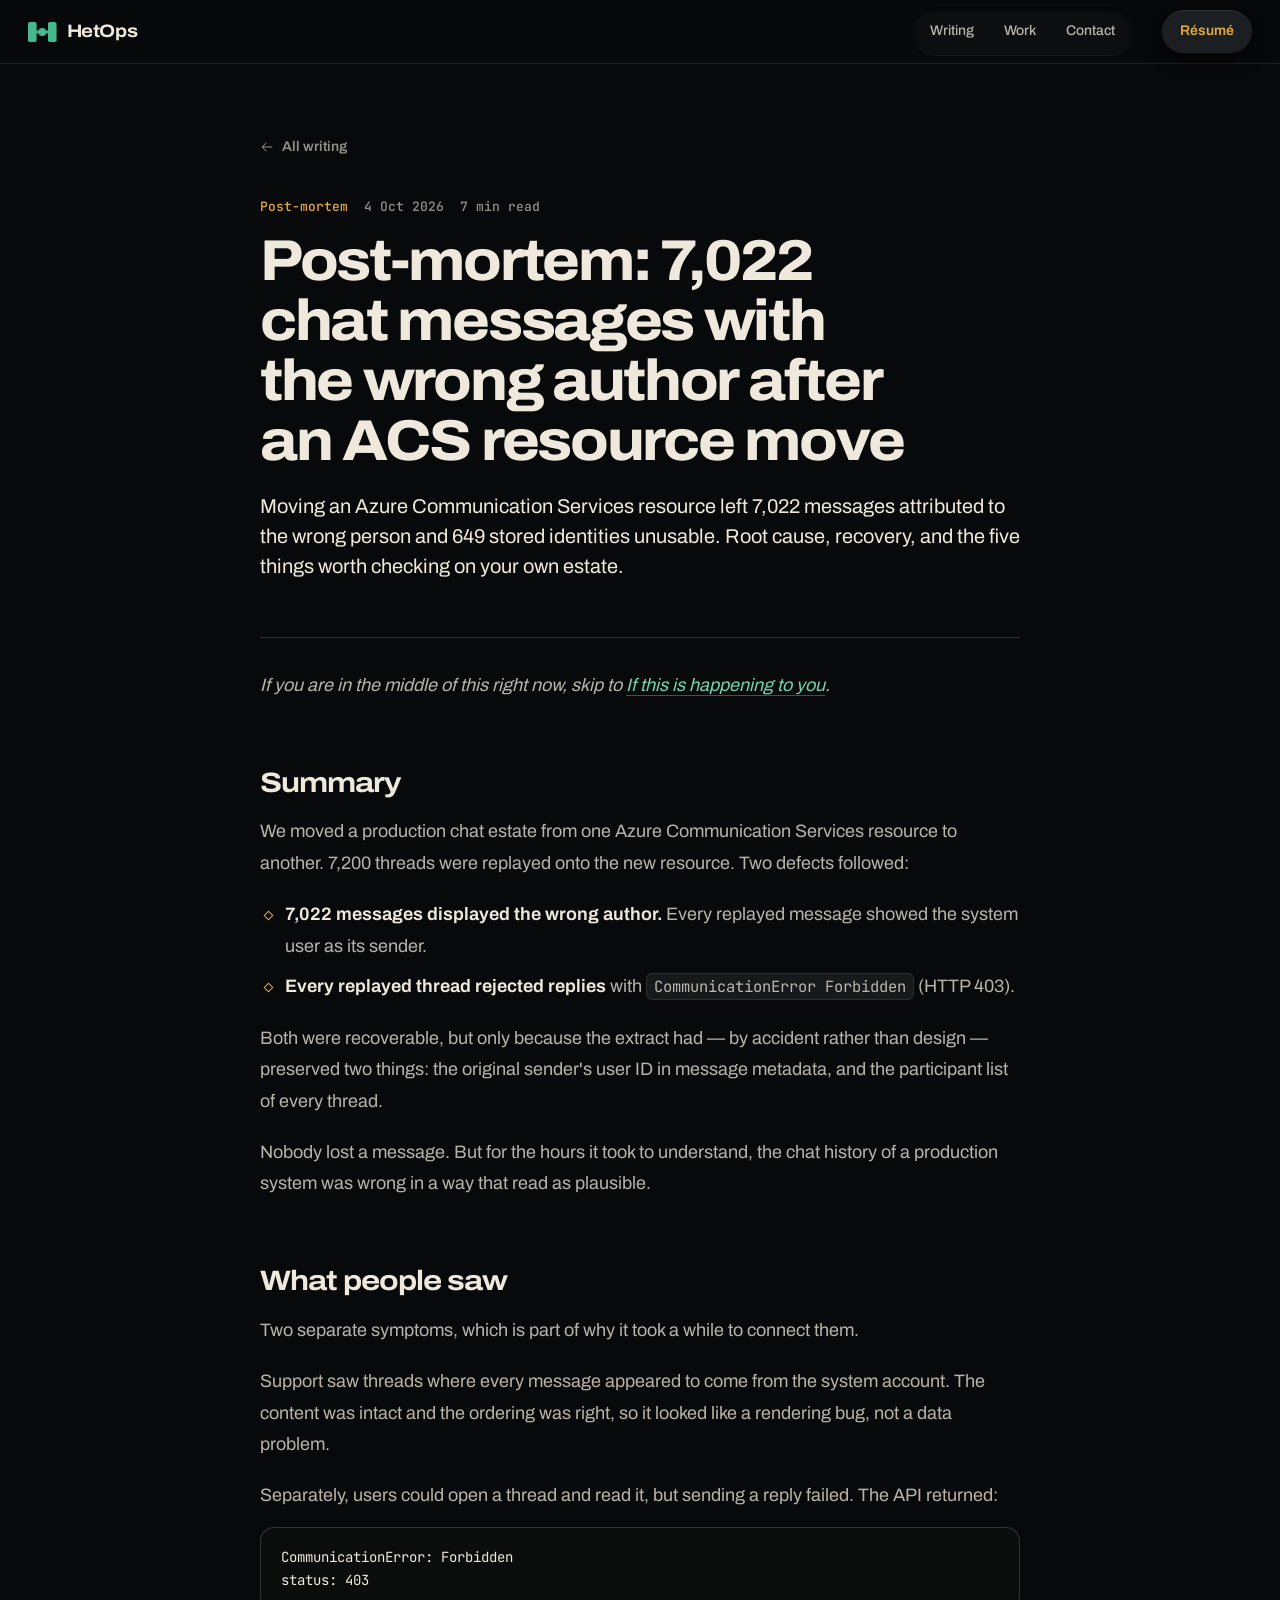
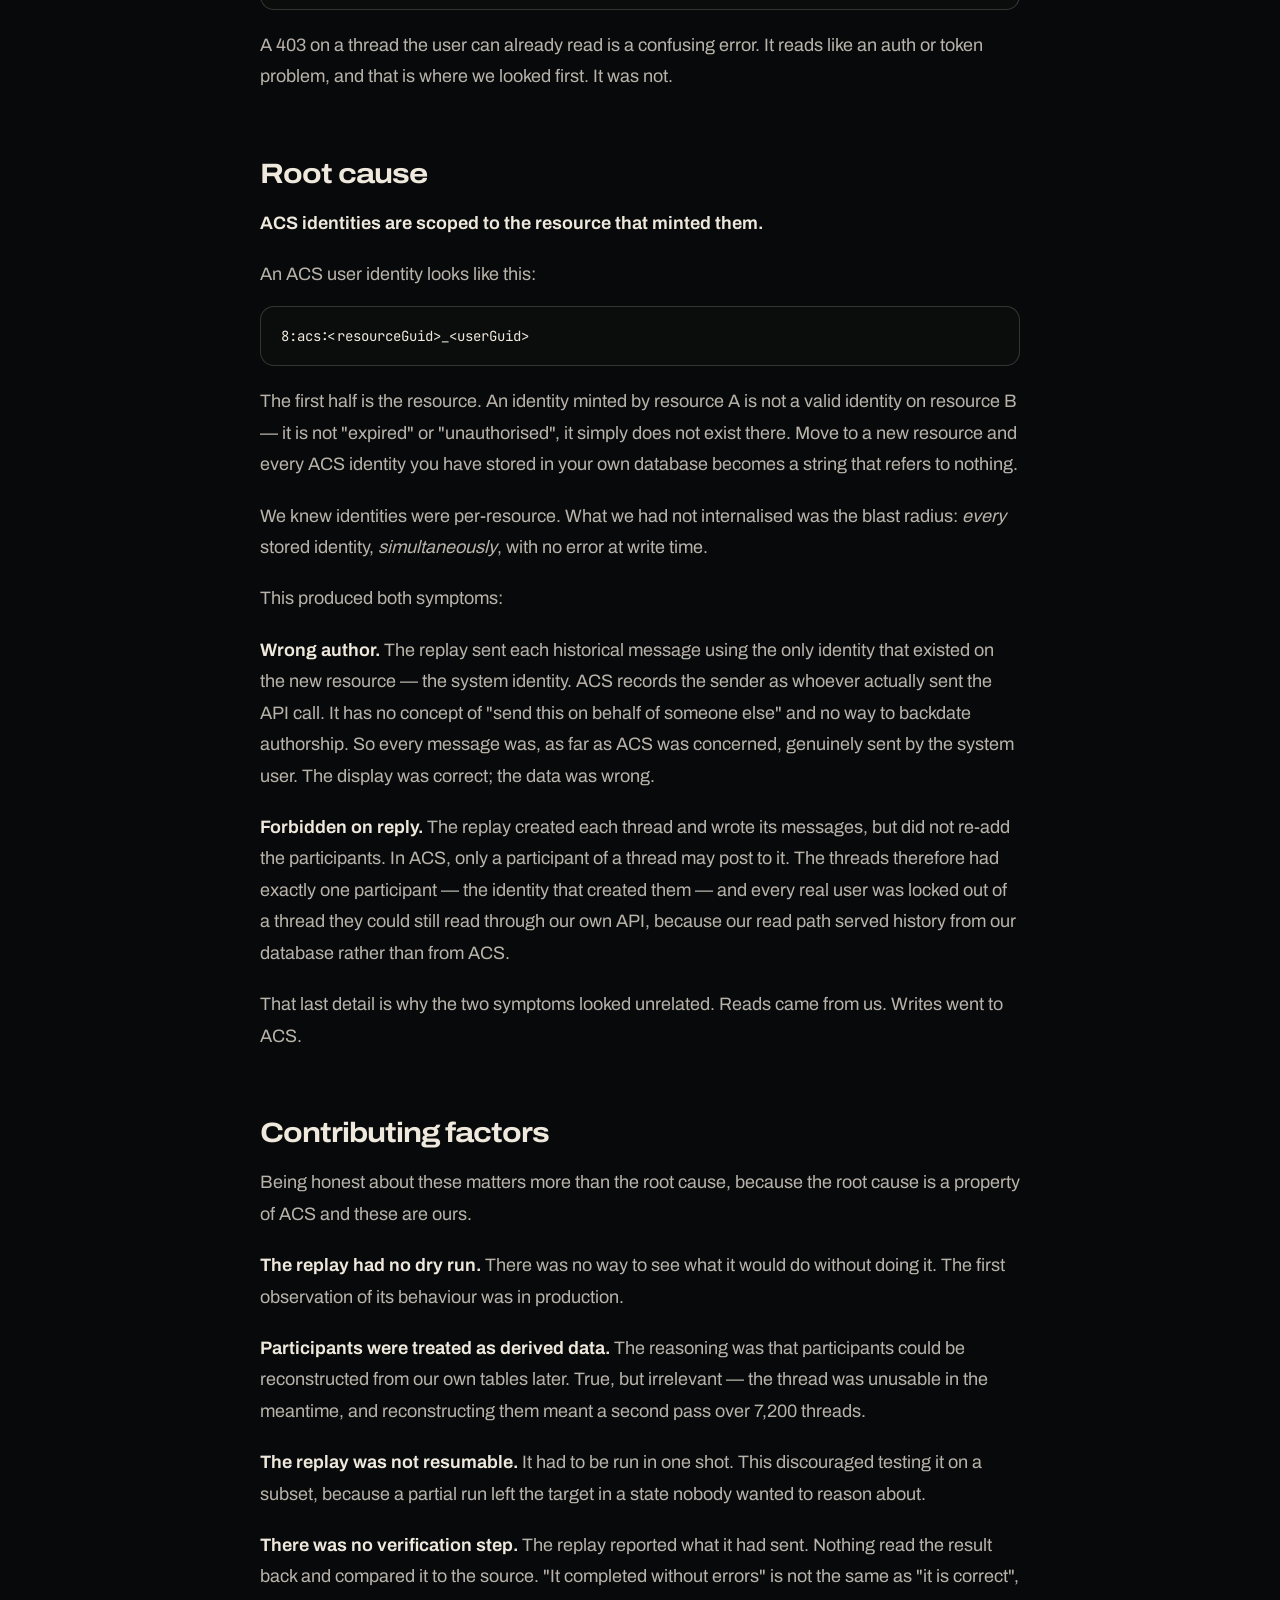
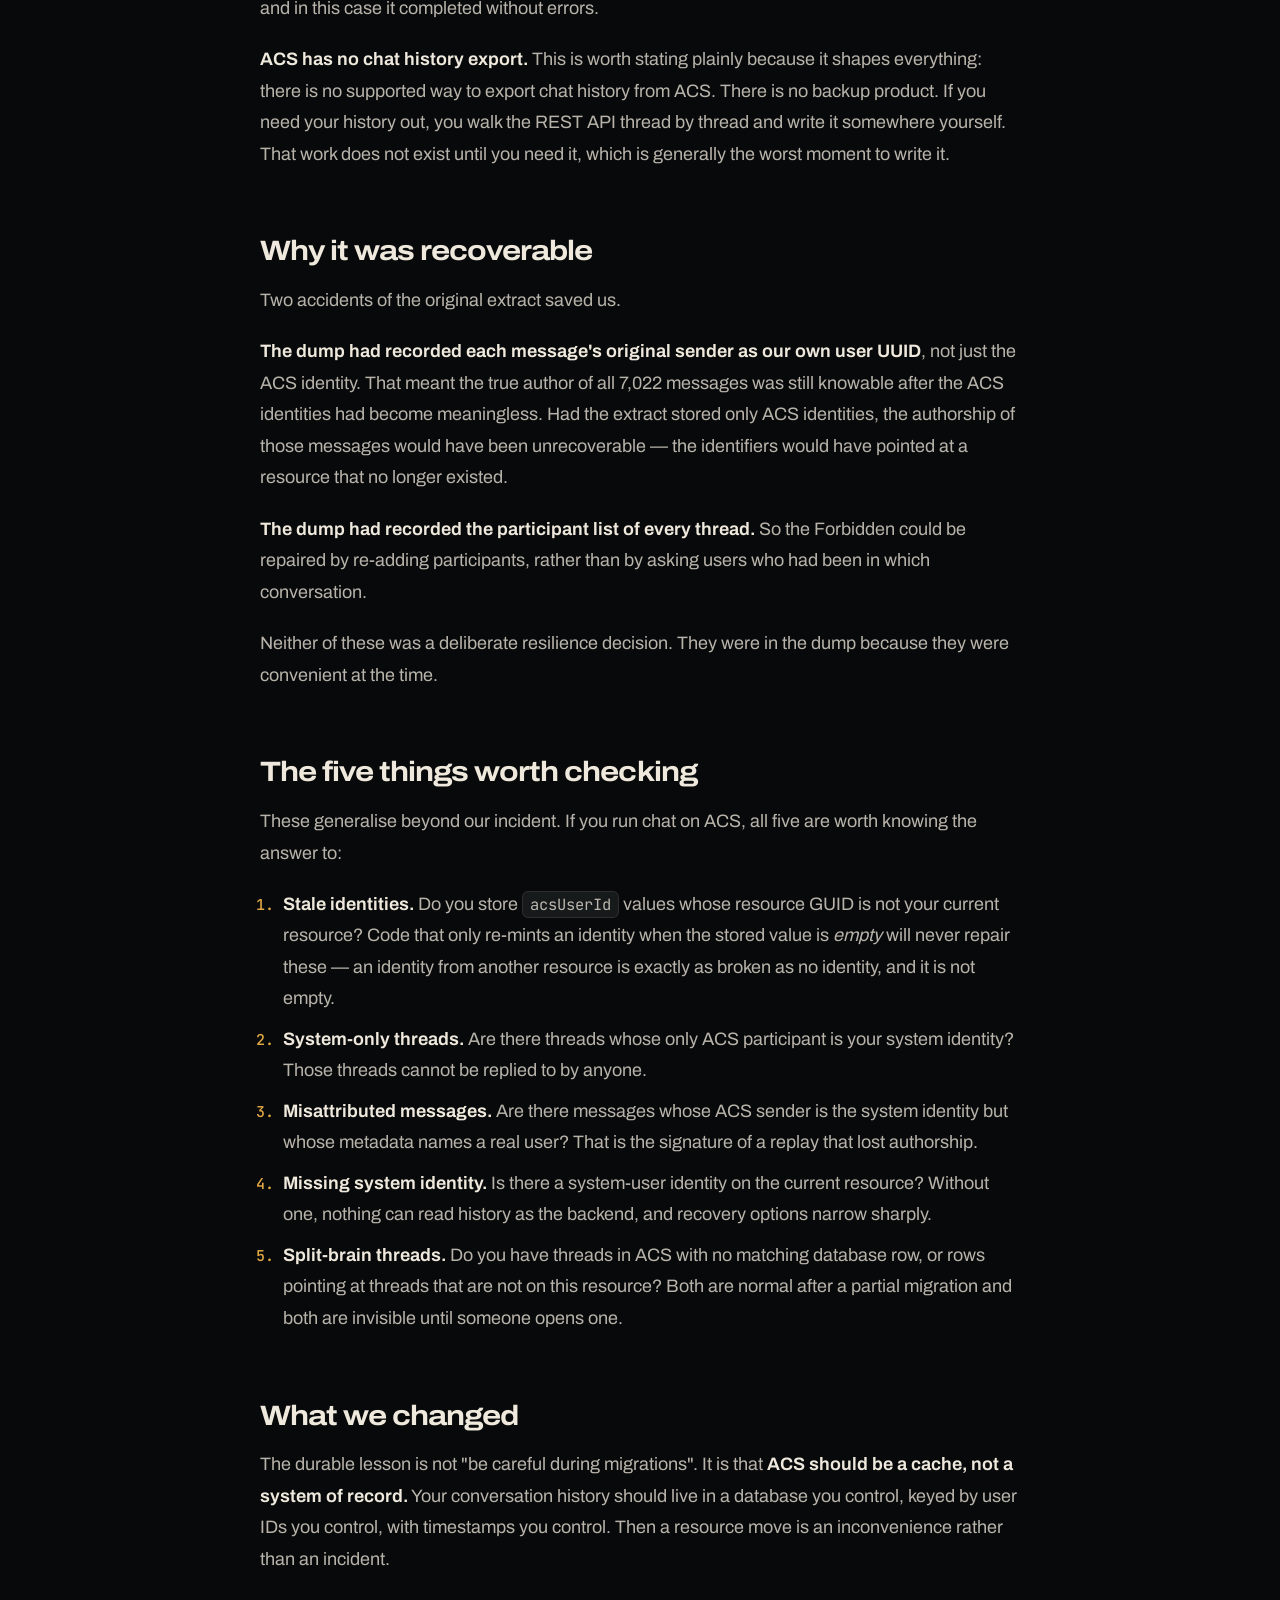
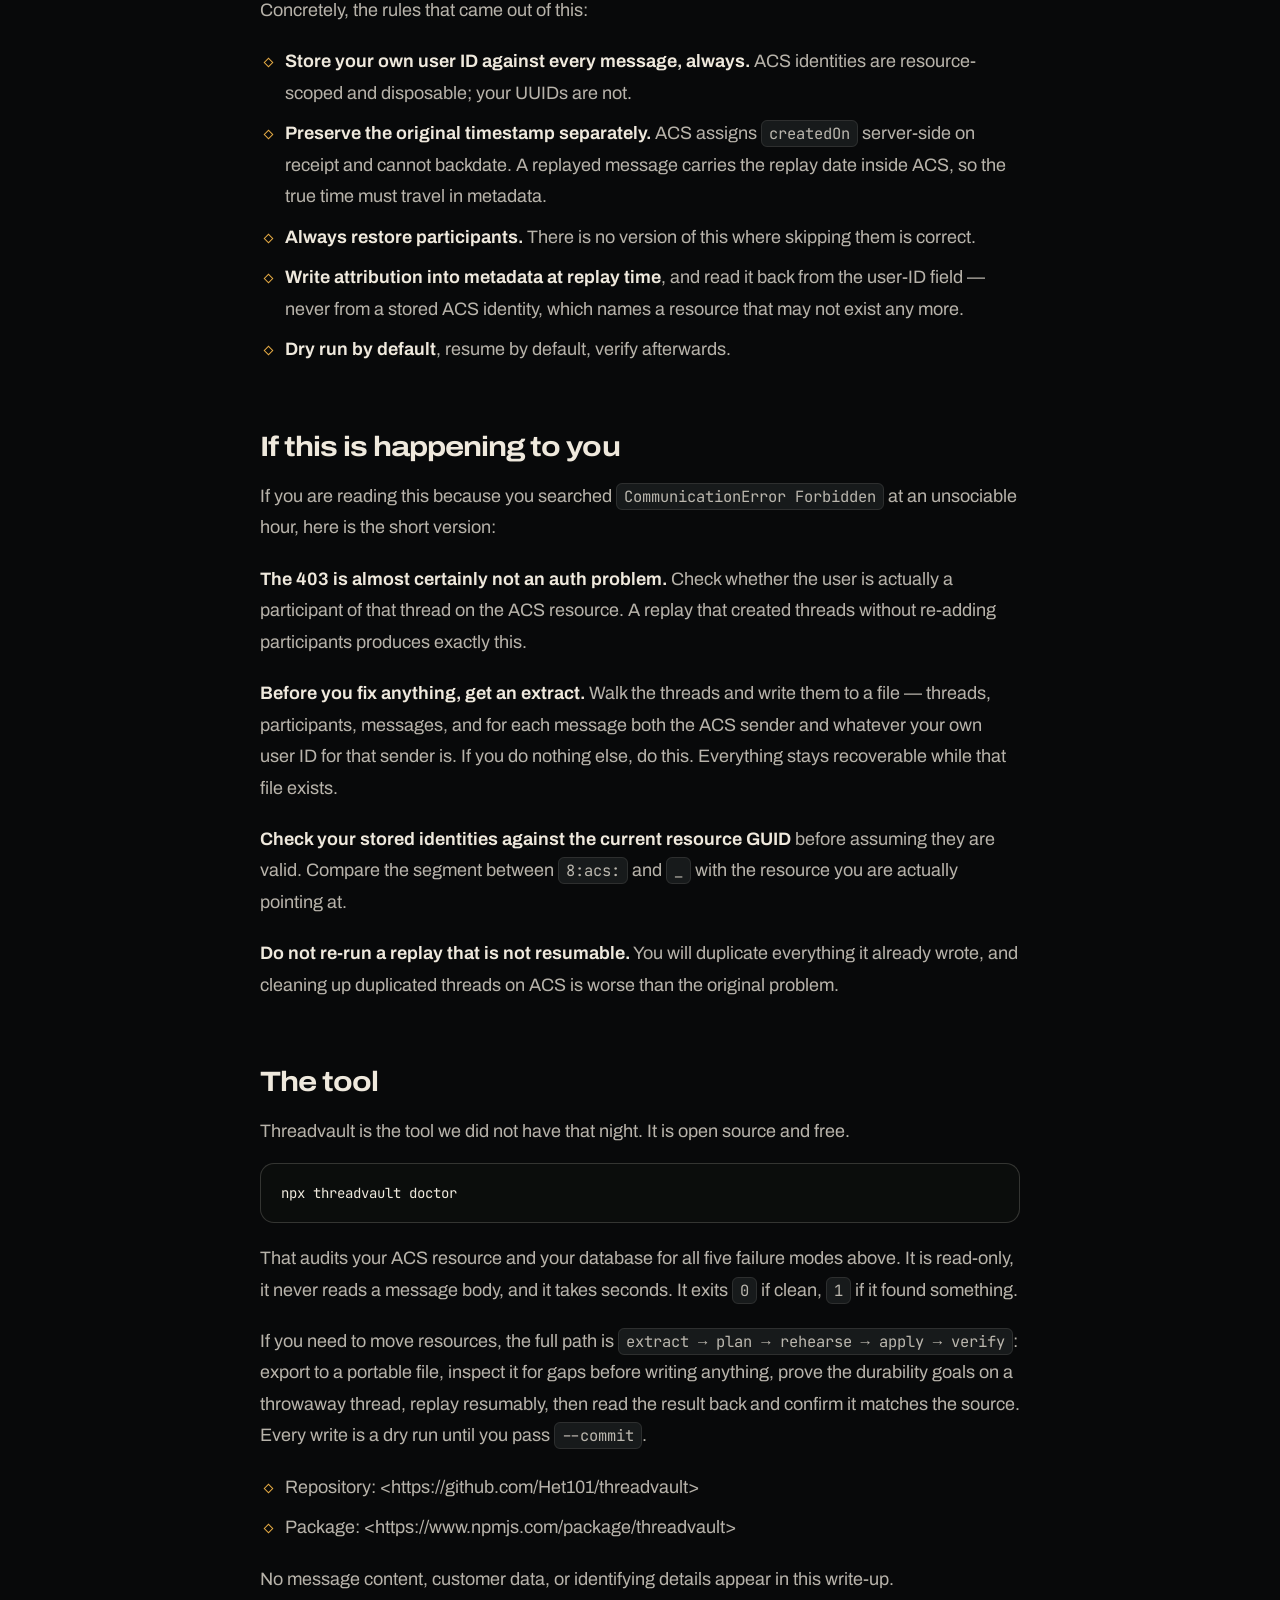
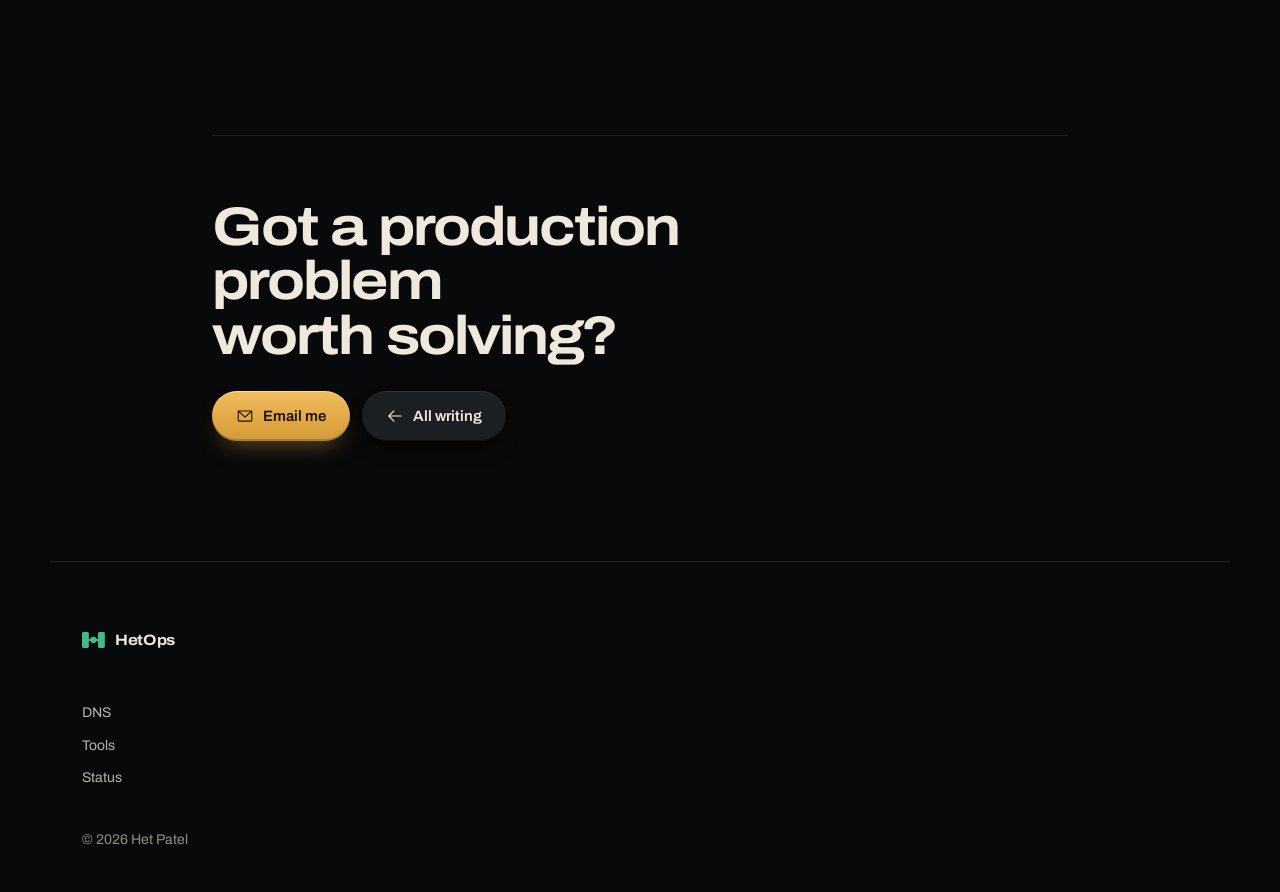
<file: writing/acs-chat-migration/index.html>
<!doctype html>
<html lang="en">
<head>
  <meta charset="utf-8">
  <meta name="viewport" content="width=device-width, initial-scale=1">
  <title>Post-mortem: 7,022 chat messages with the wrong author after an ACS resource move · Het Patel</title>
  <meta name="description" content="Moving an Azure Communication Services resource left 7,022 messages attributed to the wrong person and 649 stored identities unusable. Root cause, recovery, and the five things worth checking on your own estate.">
  <link rel="canonical" href="https://hetops.dev/writing/acs-chat-migration/">
  <meta name="theme-color" content="#08090a">
  <link rel="icon" href="/favicon.ico" sizes="48x48">
  <link rel="icon" href="/favicon.svg" type="image/svg+xml">
  <meta property="og:type" content="article">
  <meta property="og:url" content="https://hetops.dev/writing/acs-chat-migration/">
  <meta property="og:title" content="Post-mortem: 7,022 chat messages with the wrong author after an ACS resource move · Het Patel">
  <meta property="og:description" content="Moving an Azure Communication Services resource left 7,022 messages attributed to the wrong person and 649 stored identities unusable. Root cause, recovery, and the five things worth checking on your own estate.">
  <meta property="og:image" content="https://hetops.dev/assets/og/og-threadvault.png">
  <meta property="og:image:width" content="1200">
  <meta property="og:image:height" content="630">
  <meta name="twitter:card" content="summary_large_image">
  <meta name="twitter:image" content="https://hetops.dev/assets/og/og-threadvault.png">
  <link rel="preload" href="/assets/fonts/Archivo.woff2" as="font" type="font/woff2" crossorigin>
  <link rel="stylesheet" href="/styles.css">
  <script defer src="https://analytics.hetops.dev/script.js" data-website-id="3b6004b2-abef-471c-a807-fdacd7981321" data-domains="hetops.dev"></script>
</head>
<body class="cs">
  <a class="skip" href="#main">Skip to content</a>
  <header class="nav scrolled">
    <a class="brand" href="/" aria-label="HetOps home"><svg class="brand-mark" aria-hidden="true" viewBox="10 22 80 56"><rect x="10" y="22" width="24" height="56" rx="5"/><rect x="66" y="22" width="24" height="56" rx="5"/><rect x="33" y="46" width="34" height="8"/><circle cx="50" cy="50" r="11"/></svg><span>HetOps</span></a>
    <nav class="nav-links" aria-label="Site"><a href="/writing/">Writing</a><a href="/#work">Work</a><a href="/#contact">Contact</a></nav>
    <div class="nav-actions"><a class="nav-cv" href="/Het_Patel_Resume.pdf" target="_blank" rel="noopener">Résumé</a></div>
  </header>
  <main id="main" class="cs-main wrap">
    <article class="wr">
      <a class="cs-back" href="/writing/"><i class="ph ph-arrow-left" aria-hidden="true"></i>All writing</a>
      <p class="wr-meta"><span>Post-mortem</span><time datetime="2026-10-04">4 Oct 2026</time><span>7 min read</span></p>
      <h1>Post-mortem: 7,022 chat messages with the wrong author after an ACS resource move</h1>
      <p class="wr-dek">Moving an Azure Communication Services resource left 7,022 messages attributed to the wrong person and 649 stored identities unusable. Root cause, recovery, and the five things worth checking on your own estate.</p>
      <div class="wr-body">
<p><em>If you are in the middle of this right now, skip to <a href="#if-this-is-happening-to-you">If this is happening to you</a>.</em></p>
<h2 id="summary">Summary</h2>
<p>We moved a production chat estate from one Azure Communication Services resource to another. 7,200 threads were replayed onto the new resource. Two defects followed:</p>
<ul><li><strong>7,022 messages displayed the wrong author.</strong> Every replayed message showed the system user as its sender.</li><li><strong>Every replayed thread rejected replies</strong> with <code>CommunicationError Forbidden</code> (HTTP 403).</li></ul>
<p>Both were recoverable, but only because the extract had — by accident rather than design — preserved two things: the original sender's user ID in message metadata, and the participant list of every thread.</p>
<p>Nobody lost a message. But for the hours it took to understand, the chat history of a production system was wrong in a way that read as plausible.</p>
<h2 id="what-people-saw">What people saw</h2>
<p>Two separate symptoms, which is part of why it took a while to connect them.</p>
<p>Support saw threads where every message appeared to come from the system account. The content was intact and the ordering was right, so it looked like a rendering bug, not a data problem.</p>
<p>Separately, users could open a thread and read it, but sending a reply failed. The API returned:</p>
<pre><code>CommunicationError: Forbidden
status: 403</code></pre>
<p>A 403 on a thread the user can already read is a confusing error. It reads like an auth or token problem, and that is where we looked first. It was not.</p>
<h2 id="root-cause">Root cause</h2>
<p><strong>ACS identities are scoped to the resource that minted them.</strong></p>
<p>An ACS user identity looks like this:</p>
<pre><code>8:acs:&lt;resourceGuid&gt;_&lt;userGuid&gt;</code></pre>
<p>The first half is the resource. An identity minted by resource A is not a valid identity on resource B — it is not "expired" or "unauthorised", it simply does not exist there. Move to a new resource and every ACS identity you have stored in your own database becomes a string that refers to nothing.</p>
<p>We knew identities were per-resource. What we had not internalised was the blast radius: <em>every</em> stored identity, <em>simultaneously</em>, with no error at write time.</p>
<p>This produced both symptoms:</p>
<p><strong>Wrong author.</strong> The replay sent each historical message using the only identity that existed on the new resource — the system identity. ACS records the sender as whoever actually sent the API call. It has no concept of "send this on behalf of someone else" and no way to backdate authorship. So every message was, as far as ACS was concerned, genuinely sent by the system user. The display was correct; the data was wrong.</p>
<p><strong>Forbidden on reply.</strong> The replay created each thread and wrote its messages, but did not re-add the participants. In ACS, only a participant of a thread may post to it. The threads therefore had exactly one participant — the identity that created them — and every real user was locked out of a thread they could still read through our own API, because our read path served history from our database rather than from ACS.</p>
<p>That last detail is why the two symptoms looked unrelated. Reads came from us. Writes went to ACS.</p>
<h2 id="contributing-factors">Contributing factors</h2>
<p>Being honest about these matters more than the root cause, because the root cause is a property of ACS and these are ours.</p>
<p><strong>The replay had no dry run.</strong> There was no way to see what it would do without doing it. The first observation of its behaviour was in production.</p>
<p><strong>Participants were treated as derived data.</strong> The reasoning was that participants could be reconstructed from our own tables later. True, but irrelevant — the thread was unusable in the meantime, and reconstructing them meant a second pass over 7,200 threads.</p>
<p><strong>The replay was not resumable.</strong> It had to be run in one shot. This discouraged testing it on a subset, because a partial run left the target in a state nobody wanted to reason about.</p>
<p><strong>There was no verification step.</strong> The replay reported what it had sent. Nothing read the result back and compared it to the source. "It completed without errors" is not the same as "it is correct", and in this case it completed without errors.</p>
<p><strong>ACS has no chat history export.</strong> This is worth stating plainly because it shapes everything: there is no supported way to export chat history from ACS. There is no backup product. If you need your history out, you walk the REST API thread by thread and write it somewhere yourself. That work does not exist until you need it, which is generally the worst moment to write it.</p>
<h2 id="why-it-was-recoverable">Why it was recoverable</h2>
<p>Two accidents of the original extract saved us.</p>
<p><strong>The dump had recorded each message's original sender as our own user UUID</strong>, not just the ACS identity. That meant the true author of all 7,022 messages was still knowable after the ACS identities had become meaningless. Had the extract stored only ACS identities, the authorship of those messages would have been unrecoverable — the identifiers would have pointed at a resource that no longer existed.</p>
<p><strong>The dump had recorded the participant list of every thread.</strong> So the Forbidden could be repaired by re-adding participants, rather than by asking users who had been in which conversation.</p>
<p>Neither of these was a deliberate resilience decision. They were in the dump because they were convenient at the time.</p>
<h2 id="the-five-things-worth-checking">The five things worth checking</h2>
<p>These generalise beyond our incident. If you run chat on ACS, all five are worth knowing the answer to:</p>
<ol><li><strong>Stale identities.</strong> Do you store <code>acsUserId</code> values whose resource GUID is not your current resource? Code that only re-mints an identity when the stored value is <em>empty</em> will never repair these — an identity from another resource is exactly as broken as no identity, and it is not empty.</li><li><strong>System-only threads.</strong> Are there threads whose only ACS participant is your system identity? Those threads cannot be replied to by anyone.</li><li><strong>Misattributed messages.</strong> Are there messages whose ACS sender is the system identity but whose metadata names a real user? That is the signature of a replay that lost authorship.</li><li><strong>Missing system identity.</strong> Is there a system-user identity on the current resource? Without one, nothing can read history as the backend, and recovery options narrow sharply.</li><li><strong>Split-brain threads.</strong> Do you have threads in ACS with no matching database row, or rows pointing at threads that are not on this resource? Both are normal after a partial migration and both are invisible until someone opens one.</li></ol>
<h2 id="what-we-changed">What we changed</h2>
<p>The durable lesson is not "be careful during migrations". It is that <strong>ACS should be a cache, not a system of record.</strong> Your conversation history should live in a database you control, keyed by user IDs you control, with timestamps you control. Then a resource move is an inconvenience rather than an incident.</p>
<p>Concretely, the rules that came out of this:</p>
<ul><li><strong>Store your own user ID against every message, always.</strong> ACS identities are resource-scoped and disposable; your UUIDs are not.</li><li><strong>Preserve the original timestamp separately.</strong> ACS assigns <code>createdOn</code> server-side on receipt and cannot backdate. A replayed message carries the replay date inside ACS, so the true time must travel in metadata.</li><li><strong>Always restore participants.</strong> There is no version of this where skipping them is correct.</li><li><strong>Write attribution into metadata at replay time</strong>, and read it back from the user-ID field — never from a stored ACS identity, which names a resource that may not exist any more.</li><li><strong>Dry run by default</strong>, resume by default, verify afterwards.</li></ul>
<h2 id="if-this-is-happening-to-you">If this is happening to you</h2>
<p>If you are reading this because you searched <code>CommunicationError Forbidden</code> at an unsociable hour, here is the short version:</p>
<p><strong>The 403 is almost certainly not an auth problem.</strong> Check whether the user is actually a participant of that thread on the ACS resource. A replay that created threads without re-adding participants produces exactly this.</p>
<p><strong>Before you fix anything, get an extract.</strong> Walk the threads and write them to a file — threads, participants, messages, and for each message both the ACS sender and whatever your own user ID for that sender is. If you do nothing else, do this. Everything stays recoverable while that file exists.</p>
<p><strong>Check your stored identities against the current resource GUID</strong> before assuming they are valid. Compare the segment between <code>8:acs:</code> and <code>_</code> with the resource you are actually pointing at.</p>
<p><strong>Do not re-run a replay that is not resumable.</strong> You will duplicate everything it already wrote, and cleaning up duplicated threads on ACS is worse than the original problem.</p>
<h2 id="the-tool">The tool</h2>
<p>Threadvault is the tool we did not have that night. It is open source and free.</p>
<pre><code data-lang="bash">npx threadvault doctor</code></pre>
<p>That audits your ACS resource and your database for all five failure modes above. It is read-only, it never reads a message body, and it takes seconds. It exits <code>0</code> if clean, <code>1</code> if it found something.</p>
<p>If you need to move resources, the full path is <code>extract → plan → rehearse → apply → verify</code>: export to a portable file, inspect it for gaps before writing anything, prove the durability goals on a throwaway thread, replay resumably, then read the result back and confirm it matches the source. Every write is a dry run until you pass <code>--commit</code>.</p>
<ul><li>Repository: &lt;https://github.com/Het101/threadvault&gt;</li><li>Package: &lt;https://www.npmjs.com/package/threadvault&gt;</li></ul>
<p>No message content, customer data, or identifying details appear in this write-up.</p>
      </div>
    </article>
    <section class="cs-next">
      <h2>Got a production problem worth solving?</h2>
      <div class="ctas">
        <a class="btn btn-gold" href="mailto:patel.x.het@gmail.com" data-umami-event="email-click" data-umami-event-from="writing"><i class="ph ph-envelope-simple" aria-hidden="true"></i>Email me</a>
        <a class="btn btn-line" href="/writing/"><i class="ph ph-arrow-left" aria-hidden="true"></i>All writing</a>
      </div>
    </section>
  </main>
  <footer class="footer wrap">
    <span class="brand"><svg class="brand-mark" aria-hidden="true" viewBox="10 22 80 56"><rect x="10" y="22" width="24" height="56" rx="5"/><rect x="66" y="22" width="24" height="56" rx="5"/><rect x="33" y="46" width="34" height="8"/><circle cx="50" cy="50" r="11"/></svg><span>HetOps</span></span>
    <nav aria-label="HetOps tools"><a href="https://dns.hetops.dev">DNS</a><a href="https://tools.hetops.dev">Tools</a><a href="https://status.hetops.dev">Status</a></nav>
    <span class="copyright">© 2026 Het Patel</span>
  </footer>
  <script src="/case.js" defer></script>
  <nav class="dock" aria-label="Quick links"><a href="/#work">Work</a><a href="/lab/">Lab</a><a href="/#lab">Live</a><a class="dock-mail" href="mailto:patel.x.het@gmail.com" data-umami-event="email-click" data-umami-event-from="dock">Email</a></nav>
</body>
</html>
</file>
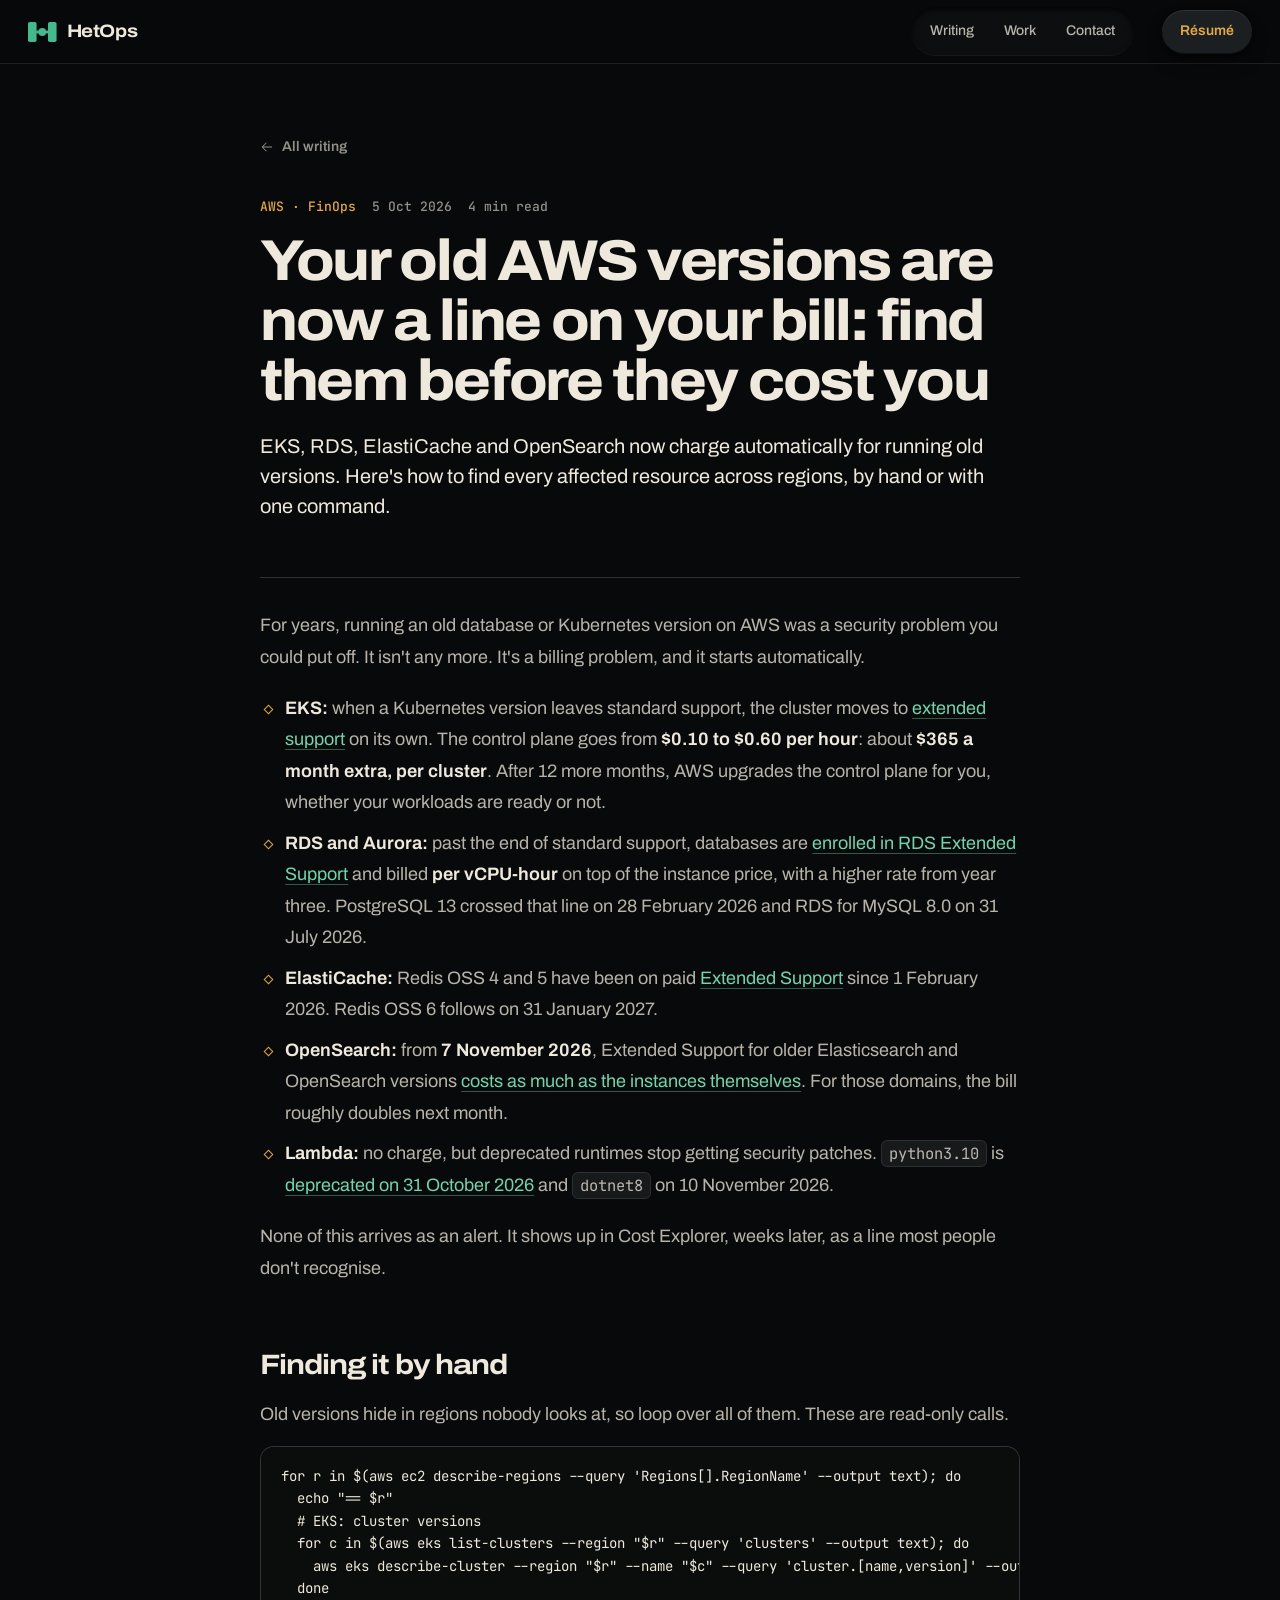
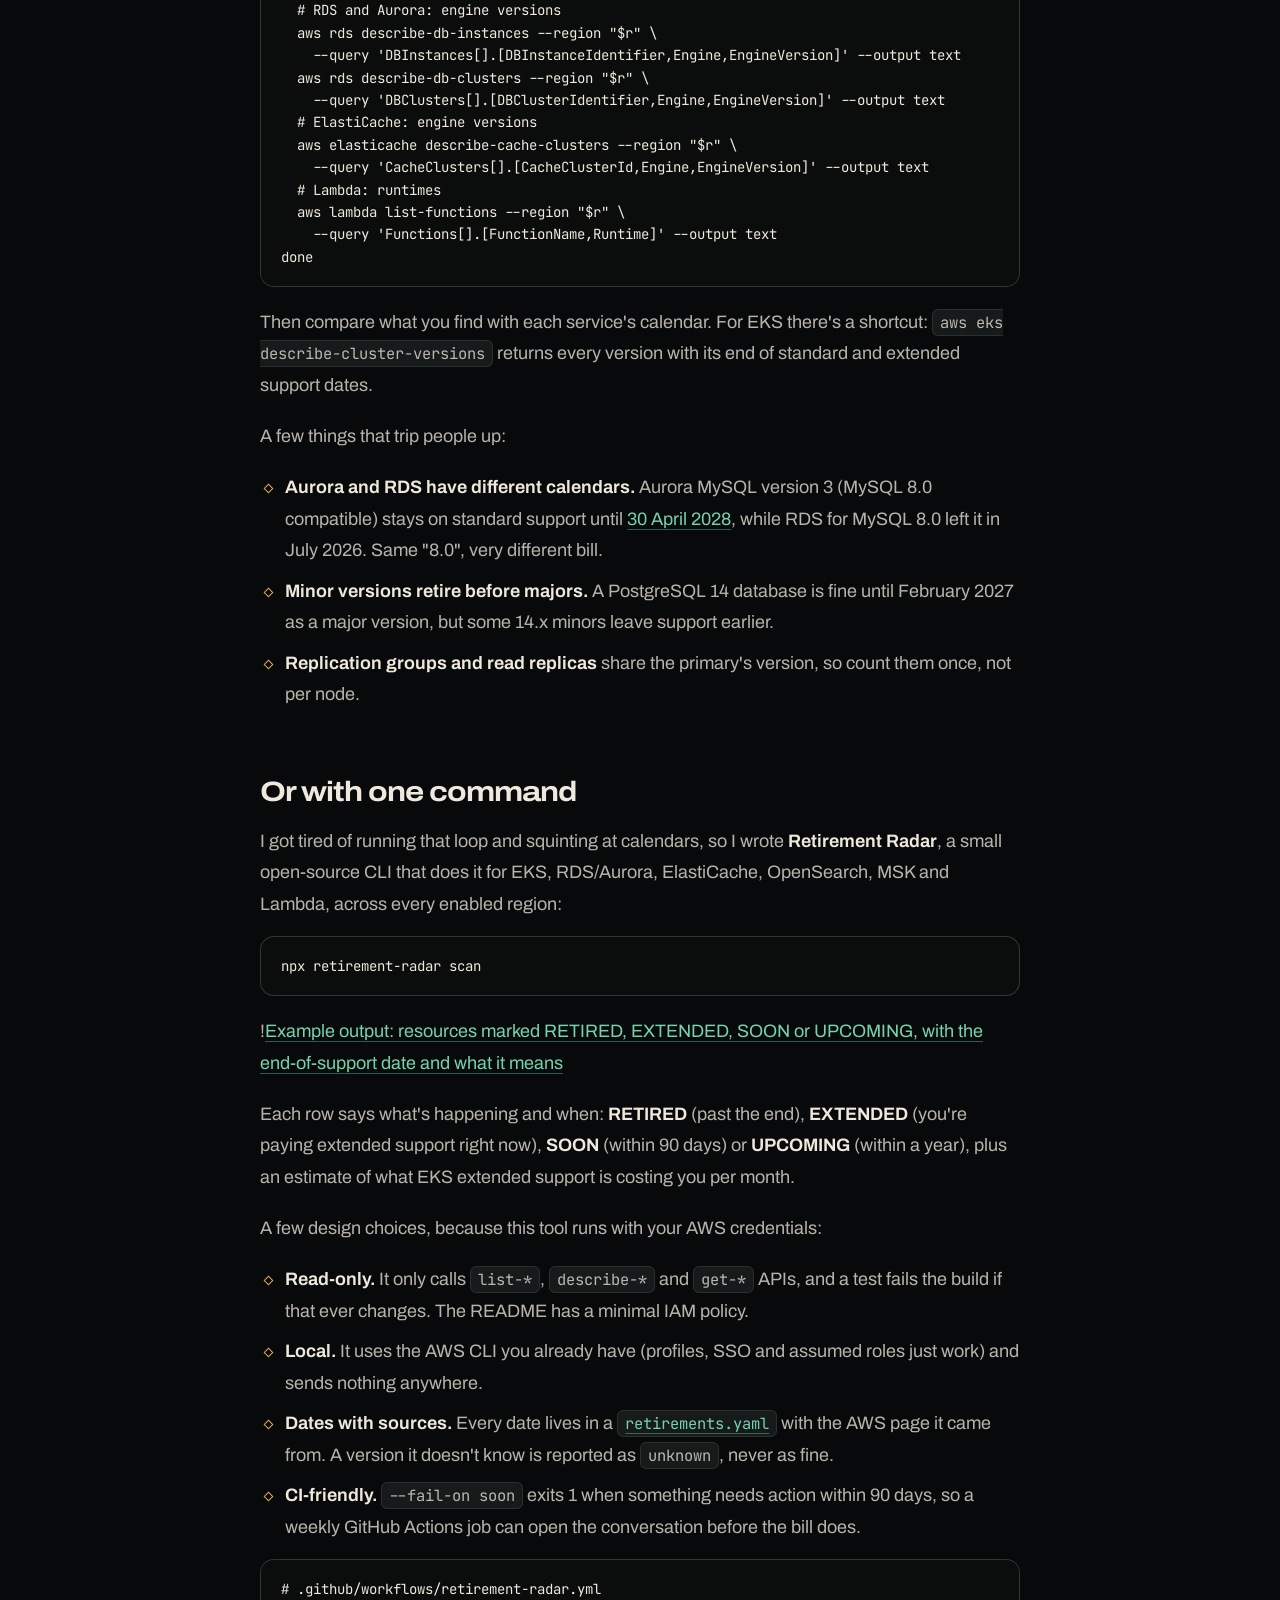
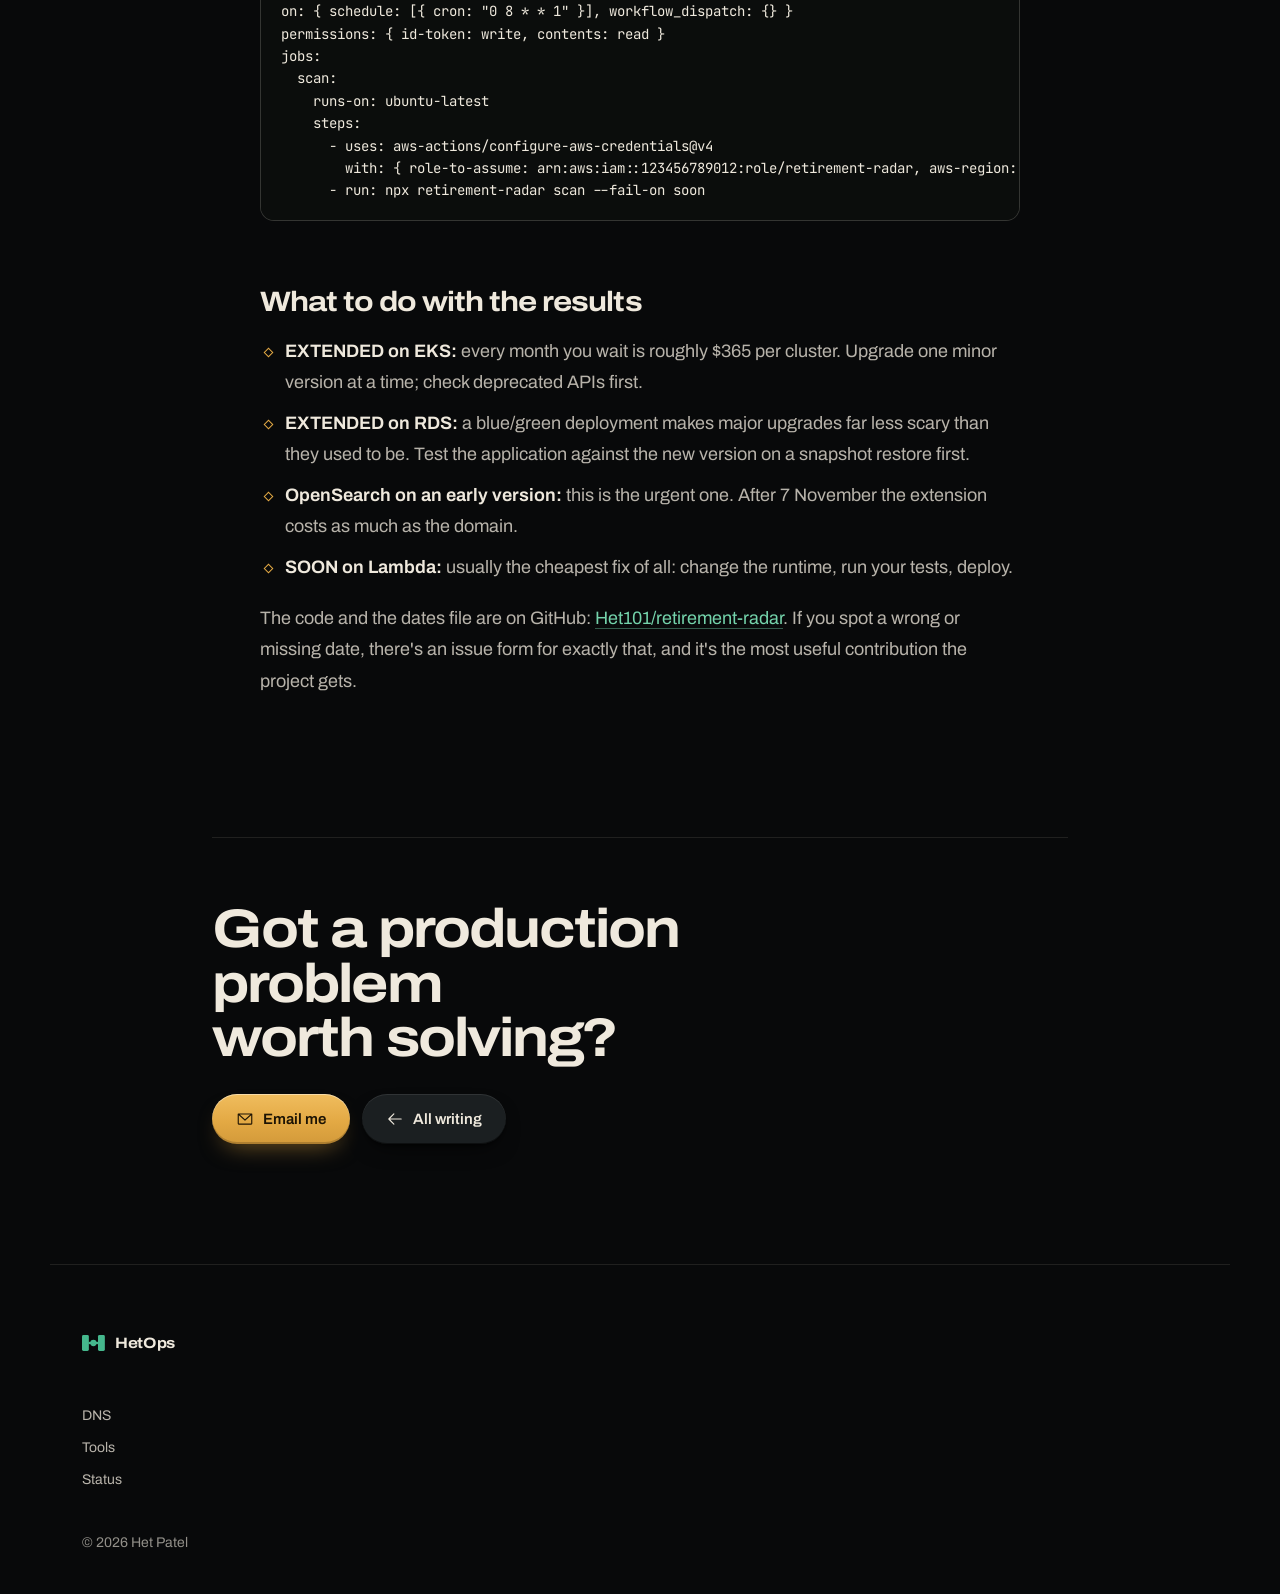
<file: writing/aws-extended-support/index.html>
<!doctype html>
<html lang="en">
<head>
  <meta charset="utf-8">
  <meta name="viewport" content="width=device-width, initial-scale=1">
  <title>Your old AWS versions are now a line on your bill: find them before they cost you · Het Patel</title>
  <meta name="description" content="EKS, RDS, ElastiCache and OpenSearch now charge automatically for running old versions. Here&#x27;s how to find every affected resource across regions, by hand or with one command.">
  <link rel="canonical" href="https://hetops.dev/writing/aws-extended-support/">
  <meta name="theme-color" content="#08090a">
  <link rel="icon" href="/favicon.ico" sizes="48x48">
  <link rel="icon" href="/favicon.svg" type="image/svg+xml">
  <meta property="og:type" content="article">
  <meta property="og:url" content="https://hetops.dev/writing/aws-extended-support/">
  <meta property="og:title" content="Your old AWS versions are now a line on your bill: find them before they cost you · Het Patel">
  <meta property="og:description" content="EKS, RDS, ElastiCache and OpenSearch now charge automatically for running old versions. Here&#x27;s how to find every affected resource across regions, by hand or with one command.">
  <meta property="og:image" content="https://hetops.dev/assets/og/og-retirement-radar.png">
  <meta property="og:image:width" content="1200">
  <meta property="og:image:height" content="630">
  <meta name="twitter:card" content="summary_large_image">
  <meta name="twitter:image" content="https://hetops.dev/assets/og/og-retirement-radar.png">
  <link rel="preload" href="/assets/fonts/Archivo.woff2" as="font" type="font/woff2" crossorigin>
  <link rel="stylesheet" href="/styles.css">
  <script defer src="https://analytics.hetops.dev/script.js" data-website-id="3b6004b2-abef-471c-a807-fdacd7981321" data-domains="hetops.dev"></script>
</head>
<body class="cs">
  <a class="skip" href="#main">Skip to content</a>
  <header class="nav scrolled">
    <a class="brand" href="/" aria-label="HetOps home"><svg class="brand-mark" aria-hidden="true" viewBox="10 22 80 56"><rect x="10" y="22" width="24" height="56" rx="5"/><rect x="66" y="22" width="24" height="56" rx="5"/><rect x="33" y="46" width="34" height="8"/><circle cx="50" cy="50" r="11"/></svg><span>HetOps</span></a>
    <nav class="nav-links" aria-label="Site"><a href="/writing/">Writing</a><a href="/#work">Work</a><a href="/#contact">Contact</a></nav>
    <div class="nav-actions"><a class="nav-cv" href="/Het_Patel_Resume.pdf" target="_blank" rel="noopener">Résumé</a></div>
  </header>
  <main id="main" class="cs-main wrap">
    <article class="wr">
      <a class="cs-back" href="/writing/"><i class="ph ph-arrow-left" aria-hidden="true"></i>All writing</a>
      <p class="wr-meta"><span>AWS · FinOps</span><time datetime="2026-10-05">5 Oct 2026</time><span>4 min read</span></p>
      <h1>Your old AWS versions are now a line on your bill: find them before they cost you</h1>
      <p class="wr-dek">EKS, RDS, ElastiCache and OpenSearch now charge automatically for running old versions. Here&#x27;s how to find every affected resource across regions, by hand or with one command.</p>
      <div class="wr-body">
<p>For years, running an old database or Kubernetes version on AWS was a security problem you could put off. It isn't any more. It's a billing problem, and it starts automatically.</p>
<ul><li><strong>EKS:</strong> when a Kubernetes version leaves standard support, the cluster moves to <a href="https://docs.aws.amazon.com/eks/latest/userguide/kubernetes-versions.html" target="_blank" rel="noopener">extended support</a> on its own. The control plane goes from <strong>$0.10 to $0.60 per hour</strong>: about <strong>$365 a month extra, per cluster</strong>. After 12 more months, AWS upgrades the control plane for you, whether your workloads are ready or not.</li><li><strong>RDS and Aurora:</strong> past the end of standard support, databases are <a href="https://docs.aws.amazon.com/AmazonRDS/latest/UserGuide/extended-support.html" target="_blank" rel="noopener">enrolled in RDS Extended Support</a> and billed <strong>per vCPU-hour</strong> on top of the instance price, with a higher rate from year three. PostgreSQL 13 crossed that line on 28 February 2026 and RDS for MySQL 8.0 on 31 July 2026.</li><li><strong>ElastiCache:</strong> Redis OSS 4 and 5 have been on paid <a href="https://docs.aws.amazon.com/AmazonElastiCache/latest/dg/extended-support-versions.html" target="_blank" rel="noopener">Extended Support</a> since 1 February 2026. Redis OSS 6 follows on 31 January 2027.</li><li><strong>OpenSearch:</strong> from <strong>7 November 2026</strong>, Extended Support for older Elasticsearch and OpenSearch versions <a href="https://aws.amazon.com/blogs/big-data/amazon-opensearch-service-extends-version-lifecycle-support-timelines/" target="_blank" rel="noopener">costs as much as the instances themselves</a>. For those domains, the bill roughly doubles next month.</li><li><strong>Lambda:</strong> no charge, but deprecated runtimes stop getting security patches. <code>python3.10</code> is <a href="https://docs.aws.amazon.com/lambda/latest/dg/lambda-runtimes.html" target="_blank" rel="noopener">deprecated on 31 October 2026</a> and <code>dotnet8</code> on 10 November 2026.</li></ul>
<p>None of this arrives as an alert. It shows up in Cost Explorer, weeks later, as a line most people don't recognise.</p>
<h2 id="finding-it-by-hand">Finding it by hand</h2>
<p>Old versions hide in regions nobody looks at, so loop over all of them. These are read-only calls.</p>
<pre><code data-lang="bash">for r in $(aws ec2 describe-regions --query &#x27;Regions[].RegionName&#x27; --output text); do
  echo &quot;== $r&quot;
  # EKS: cluster versions
  for c in $(aws eks list-clusters --region &quot;$r&quot; --query &#x27;clusters&#x27; --output text); do
    aws eks describe-cluster --region &quot;$r&quot; --name &quot;$c&quot; --query &#x27;cluster.[name,version]&#x27; --output text
  done
  # RDS and Aurora: engine versions
  aws rds describe-db-instances --region &quot;$r&quot; \
    --query &#x27;DBInstances[].[DBInstanceIdentifier,Engine,EngineVersion]&#x27; --output text
  aws rds describe-db-clusters --region &quot;$r&quot; \
    --query &#x27;DBClusters[].[DBClusterIdentifier,Engine,EngineVersion]&#x27; --output text
  # ElastiCache: engine versions
  aws elasticache describe-cache-clusters --region &quot;$r&quot; \
    --query &#x27;CacheClusters[].[CacheClusterId,Engine,EngineVersion]&#x27; --output text
  # Lambda: runtimes
  aws lambda list-functions --region &quot;$r&quot; \
    --query &#x27;Functions[].[FunctionName,Runtime]&#x27; --output text
done</code></pre>
<p>Then compare what you find with each service's calendar. For EKS there's a shortcut: <code>aws eks describe-cluster-versions</code> returns every version with its end of standard and extended support dates.</p>
<p>A few things that trip people up:</p>
<ul><li><strong>Aurora and RDS have different calendars.</strong> Aurora MySQL version 3 (MySQL 8.0 compatible) stays on standard support until <a href="https://docs.aws.amazon.com/AmazonRDS/latest/AuroraMySQLReleaseNotes/AuroraMySQL.release-calendars.html" target="_blank" rel="noopener">30 April 2028</a>, while RDS for MySQL 8.0 left it in July 2026. Same "8.0", very different bill.</li><li><strong>Minor versions retire before majors.</strong> A PostgreSQL 14 database is fine until February 2027 as a major version, but some 14.x minors leave support earlier.</li><li><strong>Replication groups and read replicas</strong> share the primary's version, so count them once, not per node.</li></ul>
<h2 id="or-with-one-command">Or with one command</h2>
<p>I got tired of running that loop and squinting at calendars, so I wrote <strong>Retirement Radar</strong>, a small open-source CLI that does it for EKS, RDS/Aurora, ElastiCache, OpenSearch, MSK and Lambda, across every enabled region:</p>
<pre><code data-lang="bash">npx retirement-radar scan</code></pre>
<p>!<a href="https://raw.githubusercontent.com/Het101/retirement-radar/main/docs/scan-output.png" target="_blank" rel="noopener">Example output: resources marked RETIRED, EXTENDED, SOON or UPCOMING, with the end-of-support date and what it means</a></p>
<p>Each row says what's happening and when: <strong>RETIRED</strong> (past the end), <strong>EXTENDED</strong> (you're paying extended support right now), <strong>SOON</strong> (within 90 days) or <strong>UPCOMING</strong> (within a year), plus an estimate of what EKS extended support is costing you per month.</p>
<p>A few design choices, because this tool runs with your AWS credentials:</p>
<ul><li><strong>Read-only.</strong> It only calls <code>list-*</code>, <code>describe-*</code> and <code>get-*</code> APIs, and a test fails the build if that ever changes. The README has a minimal IAM policy.</li><li><strong>Local.</strong> It uses the AWS CLI you already have (profiles, SSO and assumed roles just work) and sends nothing anywhere.</li><li><strong>Dates with sources.</strong> Every date lives in a <a href="https://github.com/Het101/retirement-radar/blob/main/retirements.yaml" target="_blank" rel="noopener"><code>retirements.yaml</code></a> with the AWS page it came from. A version it doesn't know is reported as <code>unknown</code>, never as fine.</li><li><strong>CI-friendly.</strong> <code>--fail-on soon</code> exits 1 when something needs action within 90 days, so a weekly GitHub Actions job can open the conversation before the bill does.</li></ul>
<pre><code data-lang="yaml"># .github/workflows/retirement-radar.yml
on: { schedule: [{ cron: &quot;0 8 * * 1&quot; }], workflow_dispatch: {} }
permissions: { id-token: write, contents: read }
jobs:
  scan:
    runs-on: ubuntu-latest
    steps:
      - uses: aws-actions/configure-aws-credentials@v4
        with: { role-to-assume: arn:aws:iam::123456789012:role/retirement-radar, aws-region: us-east-1 }
      - run: npx retirement-radar scan --fail-on soon</code></pre>
<h2 id="what-to-do-with-the-results">What to do with the results</h2>
<ul><li><strong>EXTENDED on EKS:</strong> every month you wait is roughly $365 per cluster. Upgrade one minor version at a time; check deprecated APIs first.</li><li><strong>EXTENDED on RDS:</strong> a blue/green deployment makes major upgrades far less scary than they used to be. Test the application against the new version on a snapshot restore first.</li><li><strong>OpenSearch on an early version:</strong> this is the urgent one. After 7 November the extension costs as much as the domain.</li><li><strong>SOON on Lambda:</strong> usually the cheapest fix of all: change the runtime, run your tests, deploy.</li></ul>
<p>The code and the dates file are on GitHub: <a href="https://github.com/Het101/retirement-radar" target="_blank" rel="noopener">Het101/retirement-radar</a>. If you spot a wrong or missing date, there's an issue form for exactly that, and it's the most useful contribution the project gets.</p>
      </div>
    </article>
    <section class="cs-next">
      <h2>Got a production problem worth solving?</h2>
      <div class="ctas">
        <a class="btn btn-gold" href="mailto:patel.x.het@gmail.com" data-umami-event="email-click" data-umami-event-from="writing"><i class="ph ph-envelope-simple" aria-hidden="true"></i>Email me</a>
        <a class="btn btn-line" href="/writing/"><i class="ph ph-arrow-left" aria-hidden="true"></i>All writing</a>
      </div>
    </section>
  </main>
  <footer class="footer wrap">
    <span class="brand"><svg class="brand-mark" aria-hidden="true" viewBox="10 22 80 56"><rect x="10" y="22" width="24" height="56" rx="5"/><rect x="66" y="22" width="24" height="56" rx="5"/><rect x="33" y="46" width="34" height="8"/><circle cx="50" cy="50" r="11"/></svg><span>HetOps</span></span>
    <nav aria-label="HetOps tools"><a href="https://dns.hetops.dev">DNS</a><a href="https://tools.hetops.dev">Tools</a><a href="https://status.hetops.dev">Status</a></nav>
    <span class="copyright">© 2026 Het Patel</span>
  </footer>
  <script src="/case.js" defer></script>
  <nav class="dock" aria-label="Quick links"><a href="/#work">Work</a><a href="/lab/">Lab</a><a href="/#lab">Live</a><a class="dock-mail" href="mailto:patel.x.het@gmail.com" data-umami-event="email-click" data-umami-event-from="dock">Email</a></nav>
</body>
</html>
</file>
<file: styles.css>
/* Self-hosted fonts (latin subset, from Google Fonts; both under the SIL Open Font License). */
@font-face { font-family: 'Archivo'; font-style: normal; font-weight: 300 900; font-stretch: 62% 125%; font-display: swap; src: url('/assets/fonts/Archivo.woff2') format('woff2'); unicode-range: U+0000-00FF, U+0131, U+0152-0153, U+02BB-02BC, U+02C6, U+02DA, U+02DC, U+0304, U+0308, U+0329, U+2000-206F, U+20AC, U+2122, U+2190-2199, U+2212, U+2215, U+FEFF, U+FFFD; }
@font-face { font-family: 'JetBrains Mono'; font-style: normal; font-weight: 400 500; font-display: swap; src: url('/assets/fonts/JetBrainsMono.woff2') format('woff2'); unicode-range: U+0000-00FF, U+0131, U+0152-0153, U+02BB-02BC, U+02C6, U+02DA, U+02DC, U+0304, U+0308, U+0329, U+2000-206F, U+20AC, U+2122, U+2190-2199, U+2212, U+2215, U+FEFF, U+FFFD; }

/* Phosphor Icons (MIT, @phosphor-icons/core 2.1.1, regular): only the icons this site uses,
   drawn as masks so they take the text colour. Generated; add an icon by adding its SVG here. */
.ph { display: inline-block; width: 1em; height: 1em; flex: none; vertical-align: -0.125em; background: currentColor;
  -webkit-mask: var(--ph) center / contain no-repeat; mask: var(--ph) center / contain no-repeat; }
.ph-arrow-left { --ph: url("data:image/svg+xml,%3Csvg xmlns=%22http://www.w3.org/2000/svg%22 viewBox=%220 0 256 256%22 fill=%22currentColor%22%3E%3Cpath d=%22M224,128a8,8,0,0,1-8,8H59.31l58.35,58.34a8,8,0,0,1-11.32,11.32l-72-72a8,8,0,0,1,0-11.32l72-72a8,8,0,0,1,11.32,11.32L59.31,120H216A8,8,0,0,1,224,128Z%22/%3E%3C/svg%3E"); }
.ph-arrow-right { --ph: url("data:image/svg+xml,%3Csvg xmlns=%22http://www.w3.org/2000/svg%22 viewBox=%220 0 256 256%22 fill=%22currentColor%22%3E%3Cpath d=%22M221.66,133.66l-72,72a8,8,0,0,1-11.32-11.32L196.69,136H40a8,8,0,0,1,0-16H196.69L138.34,61.66a8,8,0,0,1,11.32-11.32l72,72A8,8,0,0,1,221.66,133.66Z%22/%3E%3C/svg%3E"); }
.ph-arrow-up-right { --ph: url("data:image/svg+xml,%3Csvg xmlns=%22http://www.w3.org/2000/svg%22 viewBox=%220 0 256 256%22 fill=%22currentColor%22%3E%3Cpath d=%22M200,64V168a8,8,0,0,1-16,0V83.31L69.66,197.66a8,8,0,0,1-11.32-11.32L172.69,72H88a8,8,0,0,1,0-16H192A8,8,0,0,1,200,64Z%22/%3E%3C/svg%3E"); }
.ph-check { --ph: url("data:image/svg+xml,%3Csvg xmlns=%22http://www.w3.org/2000/svg%22 viewBox=%220 0 256 256%22 fill=%22currentColor%22%3E%3Cpath d=%22M229.66,77.66l-128,128a8,8,0,0,1-11.32,0l-56-56a8,8,0,0,1,11.32-11.32L96,188.69,218.34,66.34a8,8,0,0,1,11.32,11.32Z%22/%3E%3C/svg%3E"); }
.ph-circle-notch { --ph: url("data:image/svg+xml,%3Csvg xmlns=%22http://www.w3.org/2000/svg%22 viewBox=%220 0 256 256%22 fill=%22currentColor%22%3E%3Cpath d=%22M232,128a104,104,0,0,1-208,0c0-41,23.81-78.36,60.66-95.27a8,8,0,0,1,6.68,14.54C60.15,61.59,40,93.27,40,128a88,88,0,0,0,176,0c0-34.73-20.15-66.41-51.34-80.73a8,8,0,0,1,6.68-14.54C208.19,49.64,232,87,232,128Z%22/%3E%3C/svg%3E"); }
.ph-copy { --ph: url("data:image/svg+xml,%3Csvg xmlns=%22http://www.w3.org/2000/svg%22 viewBox=%220 0 256 256%22 fill=%22currentColor%22%3E%3Cpath d=%22M216,32H88a8,8,0,0,0-8,8V80H40a8,8,0,0,0-8,8V216a8,8,0,0,0,8,8H168a8,8,0,0,0,8-8V176h40a8,8,0,0,0,8-8V40A8,8,0,0,0,216,32ZM160,208H48V96H160Zm48-48H176V88a8,8,0,0,0-8-8H96V48H208Z%22/%3E%3C/svg%3E"); }
.ph-envelope-simple { --ph: url("data:image/svg+xml,%3Csvg xmlns=%22http://www.w3.org/2000/svg%22 viewBox=%220 0 256 256%22 fill=%22currentColor%22%3E%3Cpath d=%22M224,48H32a8,8,0,0,0-8,8V192a16,16,0,0,0,16,16H216a16,16,0,0,0,16-16V56A8,8,0,0,0,224,48ZM203.43,64,128,133.15,52.57,64ZM216,192H40V74.19l82.59,75.71a8,8,0,0,0,10.82,0L216,74.19V192Z%22/%3E%3C/svg%3E"); }
.ph-eye { --ph: url("data:image/svg+xml,%3Csvg xmlns=%22http://www.w3.org/2000/svg%22 viewBox=%220 0 256 256%22 fill=%22currentColor%22%3E%3Cpath d=%22M247.31,124.76c-.35-.79-8.82-19.58-27.65-38.41C194.57,61.26,162.88,48,128,48S61.43,61.26,36.34,86.35C17.51,105.18,9,124,8.69,124.76a8,8,0,0,0,0,6.5c.35.79,8.82,19.57,27.65,38.4C61.43,194.74,93.12,208,128,208s66.57-13.26,91.66-38.34c18.83-18.83,27.3-37.61,27.65-38.4A8,8,0,0,0,247.31,124.76ZM128,192c-30.78,0-57.67-11.19-79.93-33.25A133.47,133.47,0,0,1,25,128,133.33,133.33,0,0,1,48.07,97.25C70.33,75.19,97.22,64,128,64s57.67,11.19,79.93,33.25A133.46,133.46,0,0,1,231.05,128C223.84,141.46,192.43,192,128,192Zm0-112a48,48,0,1,0,48,48A48.05,48.05,0,0,0,128,80Zm0,80a32,32,0,1,1,32-32A32,32,0,0,1,128,160Z%22/%3E%3C/svg%3E"); }
.ph-file-pdf { --ph: url("data:image/svg+xml,%3Csvg xmlns=%22http://www.w3.org/2000/svg%22 viewBox=%220 0 256 256%22 fill=%22currentColor%22%3E%3Cpath d=%22M224,152a8,8,0,0,1-8,8H192v16h16a8,8,0,0,1,0,16H192v16a8,8,0,0,1-16,0V152a8,8,0,0,1,8-8h32A8,8,0,0,1,224,152ZM92,172a28,28,0,0,1-28,28H56v8a8,8,0,0,1-16,0V152a8,8,0,0,1,8-8H64A28,28,0,0,1,92,172Zm-16,0a12,12,0,0,0-12-12H56v24h8A12,12,0,0,0,76,172Zm88,8a36,36,0,0,1-36,36H112a8,8,0,0,1-8-8V152a8,8,0,0,1,8-8h16A36,36,0,0,1,164,180Zm-16,0a20,20,0,0,0-20-20h-8v40h8A20,20,0,0,0,148,180ZM40,112V40A16,16,0,0,1,56,24h96a8,8,0,0,1,5.66,2.34l56,56A8,8,0,0,1,216,88v24a8,8,0,0,1-16,0V96H152a8,8,0,0,1-8-8V40H56v72a8,8,0,0,1-16,0ZM160,80h28.69L160,51.31Z%22/%3E%3C/svg%3E"); }
.ph-file-text { --ph: url("data:image/svg+xml,%3Csvg xmlns=%22http://www.w3.org/2000/svg%22 viewBox=%220 0 256 256%22 fill=%22currentColor%22%3E%3Cpath d=%22M213.66,82.34l-56-56A8,8,0,0,0,152,24H56A16,16,0,0,0,40,40V216a16,16,0,0,0,16,16H200a16,16,0,0,0,16-16V88A8,8,0,0,0,213.66,82.34ZM160,51.31,188.69,80H160ZM200,216H56V40h88V88a8,8,0,0,0,8,8h48V216Zm-32-80a8,8,0,0,1-8,8H96a8,8,0,0,1,0-16h64A8,8,0,0,1,168,136Zm0,32a8,8,0,0,1-8,8H96a8,8,0,0,1,0-16h64A8,8,0,0,1,168,168Z%22/%3E%3C/svg%3E"); }
.ph-globe-hemisphere-west { --ph: url("data:image/svg+xml,%3Csvg xmlns=%22http://www.w3.org/2000/svg%22 viewBox=%220 0 256 256%22 fill=%22currentColor%22%3E%3Cpath d=%22M128,24A104,104,0,1,0,232,128,104.11,104.11,0,0,0,128,24Zm88,104a87.62,87.62,0,0,1-6.4,32.94l-44.7-27.49a15.92,15.92,0,0,0-6.24-2.23l-22.82-3.08a16.11,16.11,0,0,0-16,7.86h-8.72l-3.8-7.86a15.91,15.91,0,0,0-11-8.67l-8-1.73L96.14,104h16.71a16.06,16.06,0,0,0,7.73-2l12.25-6.76a16.62,16.62,0,0,0,3-2.14l26.91-24.34A15.93,15.93,0,0,0,166,49.1l-.36-.65A88.11,88.11,0,0,1,216,128ZM143.31,41.34,152,56.9,125.09,81.24,112.85,88H96.14a16,16,0,0,0-13.88,8l-8.73,15.23L63.38,84.19,74.32,58.32a87.87,87.87,0,0,1,69-17ZM40,128a87.53,87.53,0,0,1,8.54-37.8l11.34,30.27a16,16,0,0,0,11.62,10l21.43,4.61L96.74,143a16.09,16.09,0,0,0,14.4,9h1.48l-7.23,16.23a16,16,0,0,0,2.86,17.37l.14.14L128,205.94l-1.94,10A88.11,88.11,0,0,1,40,128Zm102.58,86.78,1.13-5.81a16.09,16.09,0,0,0-4-13.9,1.85,1.85,0,0,1-.14-.14L120,174.74,133.7,144l22.82,3.08,45.72,28.12A88.18,88.18,0,0,1,142.58,214.78Z%22/%3E%3C/svg%3E"); }
.ph-house { --ph: url("data:image/svg+xml,%3Csvg xmlns=%22http://www.w3.org/2000/svg%22 viewBox=%220 0 256 256%22 fill=%22currentColor%22%3E%3Cpath d=%22M219.31,108.68l-80-80a16,16,0,0,0-22.62,0l-80,80A15.87,15.87,0,0,0,32,120v96a8,8,0,0,0,8,8h64a8,8,0,0,0,8-8V160h32v56a8,8,0,0,0,8,8h64a8,8,0,0,0,8-8V120A15.87,15.87,0,0,0,219.31,108.68ZM208,208H160V152a8,8,0,0,0-8-8H104a8,8,0,0,0-8,8v56H48V120l80-80,80,80Z%22/%3E%3C/svg%3E"); }
.ph-linkedin-logo { --ph: url("data:image/svg+xml,%3Csvg xmlns=%22http://www.w3.org/2000/svg%22 viewBox=%220 0 256 256%22 fill=%22currentColor%22%3E%3Cpath d=%22M216,24H40A16,16,0,0,0,24,40V216a16,16,0,0,0,16,16H216a16,16,0,0,0,16-16V40A16,16,0,0,0,216,24Zm0,192H40V40H216V216ZM96,112v64a8,8,0,0,1-16,0V112a8,8,0,0,1,16,0Zm88,28v36a8,8,0,0,1-16,0V140a20,20,0,0,0-40,0v36a8,8,0,0,1-16,0V112a8,8,0,0,1,15.79-1.78A36,36,0,0,1,184,140ZM100,84A12,12,0,1,1,88,72,12,12,0,0,1,100,84Z%22/%3E%3C/svg%3E"); }
.ph-github-logo { --ph: url("data:image/svg+xml,%3Csvg xmlns=%22http://www.w3.org/2000/svg%22 viewBox=%220 0 256 256%22 fill=%22currentColor%22%3E%3Cpath d=%22M208.31,75.68A59.78,59.78,0,0,0,202.93,28,8,8,0,0,0,196,24a59.75,59.75,0,0,0-48,24H124A59.75,59.75,0,0,0,76,24a8,8,0,0,0-6.93,4,59.78,59.78,0,0,0-5.38,47.68A58.14,58.14,0,0,0,56,104v8a56.06,56.06,0,0,0,48.44,55.47A39.8,39.8,0,0,0,96,192v8H72a24,24,0,0,1-24-24A40,40,0,0,0,8,136a8,8,0,0,0,0,16,24,24,0,0,1,24,24,40,40,0,0,0,40,40H96v16a8,8,0,0,0,16,0V192a24,24,0,0,1,48,0v40a8,8,0,0,0,16,0V192a39.8,39.8,0,0,0-8.44-24.53A56.06,56.06,0,0,0,216,112v-8A58.14,58.14,0,0,0,208.31,75.68ZM200,112a40,40,0,0,1-40,40H112a40,40,0,0,1-40-40v-8a41.74,41.74,0,0,1,6.9-22.48A8,8,0,0,0,80,73.83a43.81,43.81,0,0,1,.79-33.58,43.88,43.88,0,0,1,32.32,20.06A8,8,0,0,0,119.82,64h32.35a8,8,0,0,0,6.74-3.69,43.87,43.87,0,0,1,32.32-20.06A43.81,43.81,0,0,1,192,73.83a8.09,8.09,0,0,0,1,7.65A41.72,41.72,0,0,1,200,104Z%22/%3E%3C/svg%3E"); }
.ph-list { --ph: url("data:image/svg+xml,%3Csvg xmlns=%22http://www.w3.org/2000/svg%22 viewBox=%220 0 256 256%22 fill=%22currentColor%22%3E%3Cpath d=%22M224,128a8,8,0,0,1-8,8H40a8,8,0,0,1,0-16H216A8,8,0,0,1,224,128ZM40,72H216a8,8,0,0,0,0-16H40a8,8,0,0,0,0,16ZM216,184H40a8,8,0,0,0,0,16H216a8,8,0,0,0,0-16Z%22/%3E%3C/svg%3E"); }
.ph-lock-key-open { --ph: url("data:image/svg+xml,%3Csvg xmlns=%22http://www.w3.org/2000/svg%22 viewBox=%220 0 256 256%22 fill=%22currentColor%22%3E%3Cpath d=%22M208,80H96V56a32,32,0,0,1,32-32c15.37,0,29.2,11,32.16,25.59a8,8,0,0,0,15.68-3.18C171.32,24.15,151.2,8,128,8A48.05,48.05,0,0,0,80,56V80H48A16,16,0,0,0,32,96V208a16,16,0,0,0,16,16H208a16,16,0,0,0,16-16V96A16,16,0,0,0,208,80Zm0,128H48V96H208V208Zm-80-96a28,28,0,0,0-8,54.83V184a8,8,0,0,0,16,0V166.83A28,28,0,0,0,128,112Zm0,40a12,12,0,1,1,12-12A12,12,0,0,1,128,152Z%22/%3E%3C/svg%3E"); }
.ph-magnifying-glass { --ph: url("data:image/svg+xml,%3Csvg xmlns=%22http://www.w3.org/2000/svg%22 viewBox=%220 0 256 256%22 fill=%22currentColor%22%3E%3Cpath d=%22M229.66,218.34l-50.07-50.06a88.11,88.11,0,1,0-11.31,11.31l50.06,50.07a8,8,0,0,0,11.32-11.32ZM40,112a72,72,0,1,1,72,72A72.08,72.08,0,0,1,40,112Z%22/%3E%3C/svg%3E"); }
.ph-magnifying-glass-plus { --ph: url("data:image/svg+xml,%3Csvg xmlns=%22http://www.w3.org/2000/svg%22 viewBox=%220 0 256 256%22 fill=%22currentColor%22%3E%3Cpath d=%22M152,112a8,8,0,0,1-8,8H120v24a8,8,0,0,1-16,0V120H80a8,8,0,0,1,0-16h24V80a8,8,0,0,1,16,0v24h24A8,8,0,0,1,152,112Zm77.66,117.66a8,8,0,0,1-11.32,0l-50.06-50.07a88.11,88.11,0,1,1,11.31-11.31l50.07,50.06A8,8,0,0,1,229.66,229.66ZM112,184a72,72,0,1,0-72-72A72.08,72.08,0,0,0,112,184Z%22/%3E%3C/svg%3E"); }
.ph-pen-nib { --ph: url("data:image/svg+xml,%3Csvg xmlns=%22http://www.w3.org/2000/svg%22 viewBox=%220 0 256 256%22 fill=%22currentColor%22%3E%3Cpath d=%22M248,92.68a15.86,15.86,0,0,0-4.69-11.31L174.63,12.68a16,16,0,0,0-22.63,0L123.57,41.11l-58,21.77A16.06,16.06,0,0,0,55.35,75.23L32.11,214.68A8,8,0,0,0,40,224a8.4,8.4,0,0,0,1.32-.11l139.44-23.24a16,16,0,0,0,12.35-10.17l21.77-58L243.31,104A15.87,15.87,0,0,0,248,92.68Zm-69.87,92.19L63.32,204l47.37-47.37a28,28,0,1,0-11.32-11.32L52,192.7,71.13,77.86,126,57.29,198.7,130ZM112,132a12,12,0,1,1,12,12A12,12,0,0,1,112,132Zm96-15.32L139.31,48l24-24L232,92.68Z%22/%3E%3C/svg%3E"); }
.ph-rocket-launch { --ph: url("data:image/svg+xml,%3Csvg xmlns=%22http://www.w3.org/2000/svg%22 viewBox=%220 0 256 256%22 fill=%22currentColor%22%3E%3Cpath d=%22M223.85,47.12a16,16,0,0,0-15-15c-12.58-.75-44.73.4-71.41,27.07L132.69,64H74.36A15.91,15.91,0,0,0,63,68.68L28.7,103a16,16,0,0,0,9.07,27.16l38.47,5.37,44.21,44.21,5.37,38.49a15.94,15.94,0,0,0,10.78,12.92,16.11,16.11,0,0,0,5.1.83A15.91,15.91,0,0,0,153,227.3L187.32,193A15.91,15.91,0,0,0,192,181.64V123.31l4.77-4.77C223.45,91.86,224.6,59.71,223.85,47.12ZM74.36,80h42.33L77.16,119.52,40,114.34Zm74.41-9.45a76.65,76.65,0,0,1,59.11-22.47,76.46,76.46,0,0,1-22.42,59.16L128,164.68,91.32,128ZM176,181.64,141.67,216l-5.19-37.17L176,139.31Zm-74.16,9.5C97.34,201,82.29,224,40,224a8,8,0,0,1-8-8c0-42.29,23-57.34,32.86-61.85a8,8,0,0,1,6.64,14.56c-6.43,2.93-20.62,12.36-23.12,38.91,26.55-2.5,36-16.69,38.91-23.12a8,8,0,1,1,14.56,6.64Z%22/%3E%3C/svg%3E"); }
.ph-seal-check { --ph: url("data:image/svg+xml,%3Csvg xmlns=%22http://www.w3.org/2000/svg%22 viewBox=%220 0 256 256%22 fill=%22currentColor%22%3E%3Cpath d=%22M225.86,102.82c-3.77-3.94-7.67-8-9.14-11.57-1.36-3.27-1.44-8.69-1.52-13.94-.15-9.76-.31-20.82-8-28.51s-18.75-7.85-28.51-8c-5.25-.08-10.67-.16-13.94-1.52-3.56-1.47-7.63-5.37-11.57-9.14C146.28,23.51,138.44,16,128,16s-18.27,7.51-25.18,14.14c-3.94,3.77-8,7.67-11.57,9.14C88,40.64,82.56,40.72,77.31,40.8c-9.76.15-20.82.31-28.51,8S41,67.55,40.8,77.31c-.08,5.25-.16,10.67-1.52,13.94-1.47,3.56-5.37,7.63-9.14,11.57C23.51,109.72,16,117.56,16,128s7.51,18.27,14.14,25.18c3.77,3.94,7.67,8,9.14,11.57,1.36,3.27,1.44,8.69,1.52,13.94.15,9.76.31,20.82,8,28.51s18.75,7.85,28.51,8c5.25.08,10.67.16,13.94,1.52,3.56,1.47,7.63,5.37,11.57,9.14C109.72,232.49,117.56,240,128,240s18.27-7.51,25.18-14.14c3.94-3.77,8-7.67,11.57-9.14,3.27-1.36,8.69-1.44,13.94-1.52,9.76-.15,20.82-.31,28.51-8s7.85-18.75,8-28.51c.08-5.25.16-10.67,1.52-13.94,1.47-3.56,5.37-7.63,9.14-11.57C232.49,146.28,240,138.44,240,128S232.49,109.73,225.86,102.82Zm-11.55,39.29c-4.79,5-9.75,10.17-12.38,16.52-2.52,6.1-2.63,13.07-2.73,19.82-.1,7-.21,14.33-3.32,17.43s-10.39,3.22-17.43,3.32c-6.75.1-13.72.21-19.82,2.73-6.35,2.63-11.52,7.59-16.52,12.38S132,224,128,224s-9.15-4.92-14.11-9.69-10.17-9.75-16.52-12.38c-6.1-2.52-13.07-2.63-19.82-2.73-7-.1-14.33-.21-17.43-3.32s-3.22-10.39-3.32-17.43c-.1-6.75-.21-13.72-2.73-19.82-2.63-6.35-7.59-11.52-12.38-16.52S32,132,32,128s4.92-9.15,9.69-14.11,9.75-10.17,12.38-16.52c2.52-6.1,2.63-13.07,2.73-19.82.1-7,.21-14.33,3.32-17.43S70.51,56.9,77.55,56.8c6.75-.1,13.72-.21,19.82-2.73,6.35-2.63,11.52-7.59,16.52-12.38S124,32,128,32s9.15,4.92,14.11,9.69,10.17,9.75,16.52,12.38c6.1,2.52,13.07,2.63,19.82,2.73,7,.1,14.33.21,17.43,3.32s3.22,10.39,3.32,17.43c.1,6.75.21,13.72,2.73,19.82,2.63,6.35,7.59,11.52,12.38,16.52S224,124,224,128,219.08,137.15,214.31,142.11ZM173.66,98.34a8,8,0,0,1,0,11.32l-56,56a8,8,0,0,1-11.32,0l-24-24a8,8,0,0,1,11.32-11.32L112,148.69l50.34-50.35A8,8,0,0,1,173.66,98.34Z%22/%3E%3C/svg%3E"); }
.ph-skull { --ph: url("data:image/svg+xml,%3Csvg xmlns=%22http://www.w3.org/2000/svg%22 viewBox=%220 0 256 256%22 fill=%22currentColor%22%3E%3Cpath d=%22M92,104a28,28,0,1,0,28,28A28,28,0,0,0,92,104Zm0,40a12,12,0,1,1,12-12A12,12,0,0,1,92,144Zm72-40a28,28,0,1,0,28,28A28,28,0,0,0,164,104Zm0,40a12,12,0,1,1,12-12A12,12,0,0,1,164,144ZM128,16C70.65,16,24,60.86,24,116c0,34.1,18.27,66,48,84.28V216a16,16,0,0,0,16,16h80a16,16,0,0,0,16-16V200.28C213.73,182,232,150.1,232,116,232,60.86,185.35,16,128,16Zm44.12,172.69a8,8,0,0,0-4.12,7V216H152V192a8,8,0,0,0-16,0v24H120V192a8,8,0,0,0-16,0v24H88V195.69a8,8,0,0,0-4.12-7C56.81,173.69,40,145.84,40,116c0-46.32,39.48-84,88-84s88,37.68,88,84C216,145.83,199.19,173.69,172.12,188.69Z%22/%3E%3C/svg%3E"); }
.ph-terminal-window { --ph: url("data:image/svg+xml,%3Csvg xmlns=%22http://www.w3.org/2000/svg%22 viewBox=%220 0 256 256%22 fill=%22currentColor%22%3E%3Cpath d=%22M128,128a8,8,0,0,1-3,6.25l-40,32a8,8,0,1,1-10-12.5L107.19,128,75,102.25a8,8,0,1,1,10-12.5l40,32A8,8,0,0,1,128,128Zm48,24H136a8,8,0,0,0,0,16h40a8,8,0,0,0,0-16Zm56-96V200a16,16,0,0,1-16,16H40a16,16,0,0,1-16-16V56A16,16,0,0,1,40,40H216A16,16,0,0,1,232,56ZM216,200V56H40V200H216Z%22/%3E%3C/svg%3E"); }
.ph-trend-up { --ph: url("data:image/svg+xml,%3Csvg xmlns=%22http://www.w3.org/2000/svg%22 viewBox=%220 0 256 256%22 fill=%22currentColor%22%3E%3Cpath d=%22M240,56v64a8,8,0,0,1-16,0V75.31l-82.34,82.35a8,8,0,0,1-11.32,0L96,123.31,29.66,189.66a8,8,0,0,1-11.32-11.32l72-72a8,8,0,0,1,11.32,0L136,140.69,212.69,64H168a8,8,0,0,1,0-16h64A8,8,0,0,1,240,56Z%22/%3E%3C/svg%3E"); }
.ph-x { --ph: url("data:image/svg+xml,%3Csvg xmlns=%22http://www.w3.org/2000/svg%22 viewBox=%220 0 256 256%22 fill=%22currentColor%22%3E%3Cpath d=%22M205.66,194.34a8,8,0,0,1-11.32,11.32L128,139.31,61.66,205.66a8,8,0,0,1-11.32-11.32L116.69,128,50.34,61.66A8,8,0,0,1,61.66,50.34L128,116.69l66.34-66.35a8,8,0,0,1,11.32,11.32L139.31,128Z%22/%3E%3C/svg%3E"); }

/* hetops.dev: the site is an eye. Lid-dark ground, a hazel iris palette (gold for focus and
   numbers, moss for live things and links), warm sclera white for type.
   Motion lives in app.js and switches off under prefers-reduced-motion. */

:root {
  --ink: #08090a;
  --ink-2: #0f1112;
  --ink-3: #171a1b;
  --line: rgba(239, 233, 221, 0.1);
  --line-2: rgba(239, 233, 221, 0.18);
  --text: #efe9dd;
  --text-2: rgba(239, 233, 221, 0.76);
  --text-3: rgba(239, 233, 221, 0.6);
  --gold: #e3a944;
  --gold-hi: #f0bd5e;
  --gold-ink: #1d1404;
  --moss: #45b88d;
  --moss-text: #74d3ab;
  --err: #ef7a64;
  --warn: #e3a944;
  --ok: #74d3ab;
  --sans: 'Archivo', ui-sans-serif, system-ui, sans-serif;
  --mono: 'JetBrains Mono', ui-monospace, monospace;
  --ease: cubic-bezier(0.16, 1, 0.3, 1);
  --wrap: 1180px;
  --nav-h: 64px;
  color-scheme: dark;
  accent-color: var(--gold);
  scrollbar-color: #2b2e2f var(--ink);
}

*, *::before, *::after { box-sizing: border-box; }
* { margin: 0; }
[hidden] { display: none !important; }
html { scroll-padding-top: calc(var(--nav-h) + 24px); overflow-x: clip; scroll-behavior: smooth; }
body {
  background: var(--ink); color: var(--text); font-family: var(--sans); font-size: 16px; line-height: 1.6;
  font-stretch: 100%; -webkit-font-smoothing: antialiased; overflow-x: clip; caret-color: var(--gold);
}
img { display: block; max-width: 100%; height: auto; }
a { color: inherit; text-decoration: none; }
ol, ul { padding: 0; list-style: none; }
button { font: inherit; color: inherit; }
::selection { background: rgba(227, 169, 68, 0.32); color: var(--text); }
:focus-visible { outline: 2px solid var(--gold); outline-offset: 3px; border-radius: 8px; }
code { font-family: var(--mono); font-size: 0.86em; padding: 2px 7px; border-radius: 6px; background: var(--ink-3); border: 1px solid var(--line); }
kbd { font-family: var(--mono); font-size: 12px; padding: 1px 6px; border-radius: 6px; border: 1px solid var(--line-2); color: var(--text-3); }
.wrap { width: 100%; max-width: var(--wrap); margin: 0 auto; padding: 0 32px; }
.skip { position: absolute; left: -999px; top: 8px; z-index: 100; padding: 8px 14px; border-radius: 999px; background: var(--gold); color: var(--gold-ink); }
.skip:focus { left: 8px; }

h1, h2, h3, h4 { font-weight: 700; letter-spacing: -0.02em; line-height: 1.1; text-wrap: balance; }
h2 { font-size: clamp(2.2rem, 4.4vw, 3.6rem); font-stretch: 115%; letter-spacing: -0.035em; line-height: 1; }
h3 { font-size: 24px; font-stretch: 108%; }
.head { margin-bottom: 64px; }
.sub { margin-top: 18px; max-width: 58ch; font-size: 18px; color: var(--text-2); }

/* ── Controls ─────────────────────────────────────────── */
.btn {
  display: inline-flex; align-items: center; gap: 9px; height: 50px; padding: 0 24px; border-radius: 999px;
  font-size: 15px; font-weight: 600; white-space: nowrap; border: 1px solid transparent; cursor: pointer;
  transition: background 0.25s var(--ease), border-color 0.25s var(--ease), transform 0.2s var(--ease);
}
.btn i { font-size: 18px; }
.btn:active { transform: translateY(1px) scale(0.98); }
.btn-gold { background: var(--gold); color: var(--gold-ink); box-shadow: 0 10px 24px -14px rgba(0, 0, 0, 0.8); }
.btn-gold:hover { background: var(--gold-hi); }
.btn-gold:disabled { opacity: 0.6; cursor: wait; }
.btn-line { border-color: var(--line-2); color: var(--text); }
.btn-line:hover { border-color: var(--text-3); background: var(--ink-3); }
.btn-lg { height: 58px; padding: 0 30px; font-size: 16px; }
.links { display: flex; flex-wrap: wrap; gap: 8px 22px; margin-top: 24px; }
.links a, .more, .social a {
  position: relative; display: inline-flex; align-items: center; gap: 5px; font-weight: 600; font-size: 15px;
  text-decoration: underline; text-decoration-color: var(--line-2); text-underline-offset: 6px; text-decoration-thickness: 1px;
  transition: color 0.2s, text-decoration-color 0.2s;
}
.links a:hover, .more:hover, .social a:hover { color: var(--moss-text); text-decoration-color: var(--moss); }
.links i, .more i { font-size: 14px; transition: transform 0.3s var(--ease); }
.links a:hover i, .more:hover i { transform: translate(2px, -2px); }
.more { margin-top: 32px; }

/* ── Navigation ───────────────────────────────────────── */
.nav {
  position: fixed; inset: 0 0 auto 0; z-index: 50; height: var(--nav-h); padding: 0 28px;
  display: flex; align-items: center; gap: 28px; border-bottom: 1px solid transparent;
  transition: background 0.4s var(--ease), border-color 0.4s var(--ease);
}
.nav.scrolled { background: rgba(8, 9, 10, 0.92); border-bottom-color: var(--line); }
.brand { display: inline-flex; align-items: center; gap: 10px; min-height: 44px; font-weight: 700; font-size: 18px; font-stretch: 112%; letter-spacing: -0.02em; }
.brand-mark { height: 20px; width: auto; fill: var(--moss); transition: transform 0.5s var(--ease); }
.brand:hover .brand-mark { transform: rotate(-8deg); }
.nav-links { display: flex; gap: 6px; margin-left: auto; }
.nav-links a { position: relative; padding: 10px 12px; font-size: 14px; font-weight: 500; color: var(--text-2); transition: color 0.2s; }
.nav-links a::after { content: ""; position: absolute; left: 12px; right: 12px; bottom: 6px; height: 1px; background: var(--gold); transform: scaleX(0); transform-origin: left; transition: transform 0.4s var(--ease); }
.nav-links a:hover, .nav-links a.active { color: var(--text); }
.nav-links a.active::after { transform: scaleX(1); }
.nav-actions { display: flex; align-items: center; gap: 8px; }
.nav-btn {
  height: 44px; min-width: 44px; padding: 0 12px; display: inline-flex; align-items: center; justify-content: center; gap: 8px;
  border-radius: 999px; border: 1px solid var(--line-2); background: transparent; color: var(--text-2); cursor: pointer; font-size: 18px;
}
.nav-btn:hover { color: var(--text); border-color: var(--text-3); }
.nav-cv { height: 44px; display: inline-flex; align-items: center; padding: 0 18px; border-radius: 999px; border: 1px solid rgba(227, 169, 68, 0.55); color: var(--gold); font-size: 14px; font-weight: 600; transition: background 0.2s; }
.nav-cv:hover { background: rgba(227, 169, 68, 0.1); }
.menu-btn { display: none; }
.sheet { position: fixed; inset: var(--nav-h) 0 auto 0; z-index: 49; padding: 12px 24px 28px; background: var(--ink); border-bottom: 1px solid var(--line); display: grid; gap: 18px; }
.sheet nav { display: grid; }
.sheet nav a { padding: 14px 0; border-bottom: 1px solid var(--line); font-size: 24px; font-weight: 700; font-stretch: 112%; }

.palette { border: 0; padding: 0; background: transparent; color: var(--text); width: calc(100% - 32px); max-width: 600px; margin: 12vh auto auto; }
.palette::backdrop { background: rgba(4, 5, 5, 0.7); }
.palette-box { background: var(--ink-2); border: 1px solid var(--line-2); border-radius: 22px; overflow: hidden; box-shadow: 0 40px 80px -30px rgba(0, 0, 0, 0.9); }
.palette-search { display: flex; align-items: center; gap: 10px; padding: 16px 18px; border-bottom: 1px solid var(--line); color: var(--text-3); }
.palette-search input { flex: 1; min-width: 0; background: transparent; border: 0; outline: 0; color: var(--text); font: 16px var(--sans); }
.palette-list { max-height: 50vh; overflow-y: auto; padding: 8px; }
.palette-group { padding: 10px 10px 4px; font-size: 12px; color: var(--text-3); }
.palette-item { display: flex; align-items: center; gap: 12px; padding: 11px 10px; border-radius: 12px; cursor: pointer; font-size: 15px; }
.palette-item i, .palette-item img { width: 20px; height: 20px; font-size: 18px; border-radius: 5px; color: var(--text-3); }
.palette-item .hint { margin-left: auto; font-size: 12px; color: var(--text-3); }
.palette-item[aria-selected="true"] { background: var(--ink-3); }
.palette-empty { padding: 18px; color: var(--text-3); }

/* ── Hero: the 3D eye ─────────────────────────────────── */
.hero {
  position: relative; min-height: 100dvh; padding: calc(var(--nav-h) + 24px) max(32px, calc((100vw - 1480px) / 2)) 48px;
  display: grid; grid-template-columns: minmax(0, 0.88fr) minmax(0, 1.12fr); gap: 24px; align-items: center;
}
.hero-copy { position: relative; z-index: 2; max-width: 680px; }
.hero h1 { font-size: clamp(2.4rem, 3.5vw, 4rem); font-stretch: 100%; font-weight: 760; line-height: 0.98; letter-spacing: -0.04em; }
.hero h1 em { font-style: normal; color: var(--gold); }
.lede { margin-top: 24px; font-size: 18px; color: var(--text-2); max-width: 42ch; }
.ctas { display: flex; flex-wrap: wrap; gap: 12px; margin-top: 30px; }
/* Live proof under the hero CTAs: three readings from production, each a link to its evidence. */
.proof { display: flex; flex-wrap: wrap; gap: 8px 10px; margin-top: 26px; }
.proof a { display: inline-flex; align-items: center; gap: 8px; padding: 6px 12px; border: 1px solid var(--line); border-radius: 999px; background: rgba(239, 233, 221, 0.03);
  font-size: 13px; color: var(--text-2); transition: border-color 0.25s var(--ease), color 0.25s var(--ease); }
.proof a:hover { border-color: var(--line-2); color: var(--text); }
.proof b { font: 600 13px var(--mono); color: var(--text); }
.proof span { color: var(--text-3); }
.proof .led { width: 7px; height: 7px; background: var(--moss); opacity: 1; box-shadow: 0 0 0 3px rgba(69, 184, 141, 0.16); }
.proof li[data-state="bad"] .led { background: var(--err); box-shadow: 0 0 0 3px rgba(239, 122, 100, 0.18); }
.eye-caption {
  margin-top: 34px; padding-top: 20px; border-top: 1px solid var(--line); min-height: 76px; max-width: 48ch;
  font-size: 15px; color: var(--text-2);
}
.eye-caption img { display: inline-block; width: 22px; height: 22px; border-radius: 6px; vertical-align: -5px; margin-right: 8px; }
.eye-caption b { color: var(--text); font-weight: 650; }
.eye-caption a { color: var(--moss-text); font-weight: 600; text-decoration: underline; text-underline-offset: 5px; text-decoration-color: rgba(116, 211, 171, 0.4); white-space: nowrap; }

.eye-stage { position: relative; width: 100%; aspect-ratio: 1; max-height: calc(100dvh - var(--nav-h) - 40px); justify-self: center; }
.eye-stage::before {
  content: ""; position: absolute; inset: 14%; border-radius: 50%; pointer-events: none;
  background: radial-gradient(circle, rgba(227, 169, 68, 0.1), rgba(69, 184, 141, 0.05) 45%, transparent 70%);
}
.eye-canvas { position: absolute; inset: 0; width: 100%; height: 100%; display: block; }
.orbits { position: absolute; inset: 0; pointer-events: none; }
.orb { position: absolute; left: 0; top: 0; opacity: 0; transition: opacity 0.25s; will-change: transform; }
.eye-stage:not(.awake) .orb { opacity: 0 !important; }
.orb.hidden { pointer-events: none !important; }
.orb-tool { pointer-events: auto; }
.orb-tool button {
  width: 52px; height: 52px; padding: 0; border-radius: 50%; display: grid; place-items: center; cursor: pointer;
  background: #0d0f10; border: 1px solid rgba(239, 233, 221, 0.24); box-shadow: 0 10px 22px -10px rgba(0, 0, 0, 0.9);
  transition: border-color 0.25s, scale 0.35s var(--ease);
}
.orb-tool img { width: 32px; height: 32px; border-radius: 8px; }
.orb-tool button:hover, .orb-tool button:focus-visible, .orb-tool.on button { border-color: var(--gold); scale: 1.16; }
.orb-num, .orb-tag { white-space: nowrap; text-align: center; line-height: 1.15; }
.orb-num b { display: block; font-size: 20px; font-stretch: 116%; font-weight: 760; color: var(--gold); font-variant-numeric: tabular-nums; }
.orb-num span { font-size: 12px; color: var(--text-2); }
.orb-tag span { display: inline-block; padding: 5px 12px; border-radius: 999px; border: 1px solid var(--line-2); background: rgba(8, 9, 10, 0.7); font-size: 12.5px; color: var(--text-2); }
.eye-fallback { position: absolute; inset: 26%; border-radius: 50%; display: none; background: radial-gradient(circle, #050505 0 17%, #7a5420 18%, #b07a24 32%, #4f8a68 52%, #173328 66%, #cfc6b5 70%, #7b746a 100%); }
.no-gl .eye-fallback { display: block; }

/* ── Experience: the eye chart ────────────────────────── */
.exp { padding-top: 160px; }
.chart { display: grid; gap: 30px; padding: 56px 0; border-top: 1px solid var(--line); border-bottom: 1px solid var(--line); text-align: center; }
.chart li { display: grid; grid-template-columns: 80px minmax(0, 1fr) 80px; align-items: baseline; transition: filter 0.5s var(--ease), opacity 0.5s var(--ease); }
.acuity { font-family: var(--mono); font-size: 12px; color: var(--text-3); text-align: left; }
.row {
  grid-column: 2; font-size: max(17px, calc(var(--s) * clamp(2.6rem, 8.4vw, 7.6rem))); font-stretch: 100%; font-weight: 800;
  letter-spacing: calc(0.02em + (1 - var(--s)) * 0.08em); line-height: 1; text-wrap: balance;
}
.chart li:first-child .row { color: var(--gold); }
.fine { grid-column: 2; margin-top: 10px; font-size: 14px; color: var(--text-3); }
@media (hover: hover) {
  .chart:hover li:not(:hover) { filter: blur(2px); opacity: 0.45; }
}
.roles { margin-top: 80px; }
.roles li { display: grid; grid-template-columns: 200px minmax(0, 1fr); column-gap: 32px; padding: 26px 0; border-bottom: 1px solid var(--line); }
.roles li:first-child { border-top: 1px solid var(--line); }
.roles .when { grid-row: span 2; padding-top: 4px; font-family: var(--mono); font-size: 13px; color: var(--text-3); }
.roles h3 { font-size: 21px; }
.roles h3 span { margin-left: 8px; font-weight: 500; color: var(--text-3); }
.roles p { margin-top: 6px; color: var(--text-2); max-width: 64ch; }
.stackline { margin-top: 28px; max-width: 82ch; font-size: 15px; color: var(--text-2); }
.stackline b { margin-right: 6px; color: var(--text); }

/* ── Work: under the lens ─────────────────────────────── */
.work { padding-top: 180px; }
.p-icon { width: 56px; height: 56px; border-radius: 14px; margin-bottom: 20px; }
.problem { margin-top: 14px; font-size: 20px; font-stretch: 104%; font-weight: 500; line-height: 1.4; color: var(--text); max-width: 44ch; }

.story-intro { max-width: 640px; }
.story-intro h3, .case h3 { font-size: clamp(30px, 3.2vw, 40px); font-stretch: 112%; letter-spacing: -0.03em; }
.story-grid { display: grid; grid-template-columns: minmax(0, 0.9fr) minmax(0, 1.1fr); gap: 72px; margin-top: 40px; }
.step { position: relative; min-height: 58vh; padding: 8px 0 24px 28px; border-left: 1px solid var(--line); opacity: 0.6; transition: opacity 0.5s var(--ease); }
.step::before { content: ""; position: absolute; left: -5px; top: 14px; width: 9px; height: 9px; border-radius: 50%; background: var(--ink); border: 1px solid var(--line-2); transition: background 0.4s, border-color 0.4s; }
.step.is-active { opacity: 1; }
.step.is-active::before { background: var(--gold); border-color: var(--gold); }
.step:last-child { min-height: 46vh; }
.step h4 { font-size: 26px; font-stretch: 110%; }
.step p { margin-top: 12px; font-size: 17px; color: var(--text-2); max-width: 42ch; }
.stage {
  position: sticky; top: calc(var(--nav-h) + 40px); width: min(100%, 540px); aspect-ratio: 1; justify-self: center; border-radius: 50%;
  overflow: hidden; clip-path: circle(50%); container-type: inline-size;
  background: radial-gradient(circle at 50% 42%, #17191a 0%, #0e1011 62%, var(--ink) 100%);
}
.stage-ring { position: absolute; inset: 0; width: 100%; height: 100%; rotate: -90deg; }
.stage-ring circle { fill: none; stroke: var(--line); stroke-width: 0.5; }
.stage-ring .stage-prog { stroke: var(--gold); stroke-width: 0.8; stroke-linecap: round; stroke-dasharray: 100; stroke-dashoffset: 75; transition: stroke-dashoffset 0.9s var(--ease); }
.panel {
  position: absolute; inset: 17%; display: flex; flex-direction: column; align-items: center; justify-content: center; gap: 4cqw; text-align: center;
  opacity: 0; transform: scale(0.96); filter: blur(6px); pointer-events: none;
  transition: opacity 0.6s var(--ease), transform 0.7s var(--ease), filter 0.7s var(--ease);
}
.panel.is-active { opacity: 1; transform: none; filter: none; }
.big { font-size: 17cqw; font-stretch: 100%; font-weight: 800; line-height: 0.9; letter-spacing: -0.04em; font-variant-numeric: tabular-nums; }
.big.warn { color: var(--warn); }
.big-lbl { font-size: max(13px, 3.2cqw); color: var(--text-2); }
.flow { display: flex; align-items: center; justify-content: center; gap: 2cqw; width: 100%; }
.fnode { font-family: var(--mono); font-size: max(12px, 2.3cqw); padding: 1.2cqw 2cqw; border-radius: 999px; border: 1px solid var(--line-2); white-space: nowrap; }
.wire { position: relative; flex: 1; height: 1px; min-width: 24px; background: var(--line-2); overflow: hidden; }
.wire i { position: absolute; inset: 0; width: 30%; background: linear-gradient(90deg, transparent, var(--gold), transparent); animation: flowx 1.6s linear infinite; }
@keyframes flowx { from { transform: translateX(-100%); } to { transform: translateX(340%); } }
.tag { font-family: var(--mono); font-size: 13px; padding: 4px 12px; border-radius: 999px; border: 1px solid; }
.tag.warn { color: var(--warn); border-color: rgba(227, 169, 68, 0.4); }
.tag.err { color: var(--err); border-color: rgba(239, 122, 100, 0.4); }
.err-line { font-size: 14px; color: var(--err); border-color: rgba(239, 122, 100, 0.3); padding: 8px 12px; }
.diff { width: 100%; font-family: var(--mono); font-size: max(12px, 2.5cqw); text-align: left; border: 1px solid var(--line); border-radius: 12px; overflow: hidden; }
.diff div { display: flex; gap: 10px; padding: 9px 12px; }
.diff span { opacity: 0.7; }
.diff .del { color: var(--err); background: rgba(239, 122, 100, 0.08); text-decoration: line-through; }
.diff .add { color: var(--moss-text); background: rgba(69, 184, 141, 0.08); }
.stage-shot { width: 100%; border-radius: 12px; overflow: hidden; border: 1px solid var(--line); background: #0e1117; }
.stage-foot { display: flex; gap: 10px; font-size: 15px; color: var(--text-2); }
.stage-foot b { color: var(--text); }

/* Work index: sticky under the nav while the Work section is on screen; marks the case you are reading. */
.work-index { position: sticky; top: calc(var(--nav-h) + 10px); z-index: 20; display: flex; gap: 6px; width: max-content; max-width: 100%; margin: -24px 0 40px; padding: 6px;
  border: 1px solid var(--line); border-radius: 999px; background: rgba(15, 17, 18, 0.82); backdrop-filter: blur(14px); -webkit-backdrop-filter: blur(14px);
  overflow-x: auto; scrollbar-width: none; }
.work-index::-webkit-scrollbar { display: none; }
.work-index a { display: inline-flex; align-items: center; gap: 8px; padding: 7px 14px 7px 8px; border-radius: 999px; font-size: 14px; font-weight: 600; color: var(--text-2); white-space: nowrap;
  transition: background-color 0.3s var(--ease), color 0.3s var(--ease); }
.work-index a:hover { color: var(--text); }
.work-index img { width: 20px; height: 20px; border-radius: 6px; }
.work-index small { font: 500 12px var(--mono); color: var(--text-3); }
.work-index a.on { background: var(--ink-3); color: var(--text); box-shadow: inset 0 0 0 1px var(--line-2); }
.work-index a.on small { color: var(--gold); }
/* Jumping to a case from the index lands it below the nav and the index, not under them. */
.work > article { scroll-margin-top: calc(var(--nav-h) + 92px); }
.case { display: grid; grid-template-columns: minmax(0, 0.85fr) minmax(0, 1.15fr); gap: 72px; align-items: center; margin-top: 180px; }
.case.flip .case-text { order: 2; }
.case-text > p:not(.problem) { margin-top: 16px; color: var(--text-2); max-width: 54ch; }
.cmd code { display: inline-block; margin-top: 4px; padding: 9px 14px; font-size: 14px; color: var(--gold); }
.lens { position: relative; margin: 0; border-radius: 14px; overflow: hidden; cursor: zoom-in; }
.lens img { width: 100%; aspect-ratio: 16 / 10.5; object-fit: cover; object-position: top left; }
/* Retirement Radar: the terminal is small inside its frame, so crop in until the table reads. */
.lens.zoom img { transform: scale(1.55); transform-origin: 4% 56%; }
.loupe {
  position: absolute; width: 190px; height: 190px; margin: -95px 0 0 -95px; border-radius: 50%; pointer-events: none;
  border: 2px solid var(--gold); background-repeat: no-repeat; background-color: #0e1117;
  box-shadow: 0 20px 40px -12px rgba(0, 0, 0, 0.85); opacity: 0; scale: 0.6; transition: opacity 0.25s, scale 0.35s var(--ease);
}
.lens:hover .loupe { opacity: 1; scale: 1; }
.rule { padding: 8px 0; }
.rule-title { margin-bottom: 18px; font-weight: 700; font-size: 18px; }
.rule-row { display: grid; grid-template-columns: 140px minmax(0, 1fr) auto; gap: 14px; align-items: center; padding: 14px 0; border-top: 1px solid var(--line); }
.rule-k { font-family: var(--mono); font-size: 14px; }
.rule-wire { height: 1px; background: linear-gradient(90deg, var(--line-2), rgb(var(--tint))); transform-origin: left; transform: scaleX(var(--w, 1)); transition: transform 0.9s var(--ease); }
.rule-v { padding: 4px 12px; border-radius: 999px; border: 1px solid var(--line-2); font-family: var(--mono); font-size: 13px; white-space: nowrap; }
.rule-v.ok { color: var(--ok); border-color: rgba(116, 211, 171, 0.4); }
.rule-v.err { color: var(--err); border-color: rgba(239, 122, 100, 0.4); }

/* ── Live check ───────────────────────────────────────── */
.check { padding-top: 180px; }
.check-grid { display: grid; grid-template-columns: minmax(0, 0.95fr) minmax(0, 1.05fr); gap: 64px; align-items: center; }
.check-form { display: grid; gap: 8px; margin-top: 30px; }
.check-form label { font-size: 13px; font-weight: 600; color: var(--text-2); }
.check-row { display: grid; grid-template-columns: minmax(0, 1fr) auto; gap: 10px; }
.check-row input {
  height: 54px; min-width: 0; padding: 0 22px; border-radius: 999px; border: 1px solid var(--line-2); background: var(--ink-2);
  color: var(--text); font: 15px var(--mono); transition: border-color 0.3s, box-shadow 0.3s;
}
.check-row input::placeholder { color: var(--text-3); }
.check-row input:focus { outline: none; border-color: rgba(227, 169, 68, 0.7); box-shadow: 0 0 0 4px rgba(227, 169, 68, 0.14); }
.check-row .btn { height: 54px; }
.check-help { font-size: 13px; color: var(--text-3); }
.check-err { font-size: 14px; color: var(--err); }
.check-err a, .check-retry { color: var(--moss-text); text-decoration: underline; text-underline-offset: 4px; }
.check-retry { background: none; border: 0; padding: 0; cursor: pointer; }
.check-try { display: flex; flex-wrap: wrap; align-items: center; gap: 8px; margin-top: 20px; font-size: 13px; color: var(--text-3); }
.check-try button { min-height: 36px; padding: 0 14px; border-radius: 999px; border: 1px solid var(--line-2); background: transparent; color: var(--text-2); font: 13px var(--mono); cursor: pointer; }
.check-try button:hover { border-color: rgba(227, 169, 68, 0.6); color: var(--text); }
.check-panel { min-height: 340px; display: grid; align-content: center; }
.check-empty, .check-loading { display: grid; justify-items: center; gap: 18px; text-align: center; color: var(--text-3); }
.scope {
  position: relative; width: 120px; height: 120px; border-radius: 50%; border: 1px solid var(--line-2);
  background: radial-gradient(circle, var(--ink) 0 22%, transparent 23%), repeating-radial-gradient(circle, transparent 0 13px, rgba(239, 233, 221, 0.06) 13px 14px);
}
.scope i { position: absolute; inset: 0; border-radius: 50%; background: conic-gradient(from 0deg, rgba(227, 169, 68, 0.5), transparent 25%); opacity: 0.35; }
.scope.scanning i { opacity: 1; animation: spin 1.2s linear infinite; }
.check-domain { margin-bottom: 18px; font: 600 20px var(--mono); }
.tiles { display: grid; grid-template-columns: 1.3fr 1fr 1fr; gap: 24px; }
.tile { display: grid; align-content: start; gap: 4px; min-height: 116px; padding-top: 16px; border-top: 1px solid var(--line-2); }
.tile-k { font-size: 12px; font-weight: 600; letter-spacing: 0.08em; text-transform: uppercase; color: var(--text-3); }
.tile-v { font: 600 28px var(--mono); letter-spacing: -0.03em; }
.tile-n { font-size: 13px; line-height: 1.4; color: var(--text-2); }
.tile-bar { height: 3px; margin-top: 8px; border-radius: 2px; background: var(--line); overflow: hidden; }
.tile-bar i { display: block; height: 100%; background: currentColor; transform-origin: left; transform: scaleX(0); transition: transform 0.9s var(--ease); }
.tile[data-tone="ok"] .tile-v, .tile[data-tone="ok"] .tile-bar { color: var(--ok); }
.tile[data-tone="warn"] .tile-v, .tile[data-tone="warn"] .tile-bar { color: var(--warn); }
.tile[data-tone="err"] .tile-v, .tile[data-tone="err"] .tile-bar { color: var(--err); }
.tile[data-tone="muted"] .tile-v { color: var(--text-3); }
.check-full { display: inline-flex; align-items: center; gap: 6px; margin-top: 22px; font-weight: 600; color: var(--moss-text); }

/* ── How I ship: the release ring ─────────────────────── */
/* ── The estate: production I run myself, live ─────────── */
.estate { padding-top: 180px; }
.estate-board { position: relative; display: grid; padding: 40px 44px 30px; border: 1px solid var(--line); border-radius: 22px; isolation: isolate;
  background: radial-gradient(120% 80% at 100% 0%, rgba(227, 169, 68, 0.07), transparent 55%), var(--ink-2); }
.tier { position: relative; display: grid; grid-template-columns: 170px minmax(0, 1fr); gap: 28px; padding-bottom: 36px; }
/* The spine: one line through the three tiers, with a pulse travelling down it. */
.tier::before { content: ''; position: absolute; left: 13px; top: 30px; bottom: 0; width: 1px; background: var(--line-2); }
.tier:nth-of-type(3)::before { display: none; }
.tier:first-child::after { content: ''; position: absolute; left: 11px; top: 30px; width: 5px; height: 36px; border-radius: 4px; z-index: 1;
  background: linear-gradient(transparent, var(--gold)); animation: spine 3.6s var(--ease) infinite; }
@keyframes spine { 0% { transform: translateY(0); opacity: 0; } 15% { opacity: 1; } 85% { opacity: 1; } 100% { transform: translateY(var(--spine, 420px)); opacity: 0; } }
.tier-k { display: flex; align-items: center; gap: 12px; align-self: start; padding-top: 2px; font: 500 12px var(--mono); text-transform: uppercase; letter-spacing: 0.12em; color: var(--text-3); }
.tier-k b { display: grid; place-items: center; width: 27px; height: 27px; border-radius: 50%; border: 1px solid var(--line-2); background: var(--ink-2); color: var(--gold); font-weight: 500; letter-spacing: 0; position: relative; z-index: 2; }
.tier-n { white-space: nowrap; color: var(--moss-text); letter-spacing: 0.04em; text-transform: none; }

.watchers { display: grid; grid-template-columns: minmax(0, 1fr) auto minmax(0, 1fr); align-items: center; gap: 16px; }
.watcher { display: flex; align-items: center; gap: 14px; padding: 14px 18px 14px 14px; border: 1px solid var(--line); border-radius: 14px; background: var(--ink); min-width: 0; }
a.watcher { transition: border-color 0.25s var(--ease); }
a.watcher:hover { border-color: var(--line-2); }
.watcher img, .watcher-ic { width: 40px; height: 40px; border-radius: 10px; flex: none; }
.watcher-ic { display: grid; place-items: center; background: var(--ink-3); border: 1px solid var(--line); color: var(--text-2); font-size: 20px; }
.watcher > span { display: grid; gap: 2px; }
.watcher b { font-size: 15px; }
.watcher small { font-size: 13px; color: var(--text-3); }
.watch-link { display: flex; align-items: center; gap: 10px; font: 500 12px var(--mono); color: var(--text-3); }
.watch-link i { width: 34px; height: 1px; background: repeating-linear-gradient(90deg, var(--line-2) 0 4px, transparent 4px 8px); }

.svcs { display: grid; grid-template-columns: repeat(3, minmax(0, 1fr)); gap: 10px; }
.svc { display: grid; grid-template-columns: auto minmax(0, 1fr) auto; align-items: center; gap: 4px 12px; padding: 14px 16px; border: 1px solid var(--line); border-radius: 12px; background: var(--ink); }
.svc b { font-size: 15px; font-weight: 600; overflow: hidden; text-overflow: ellipsis; white-space: nowrap; }
.svc [data-ms] { font: 500 13px var(--mono); color: var(--text-3); font-variant-numeric: tabular-nums; }
.svc em { grid-column: 2 / -1; font: 500 12px var(--mono); font-style: normal; color: #e07bbd; letter-spacing: 0.02em; }
.led { width: 8px; height: 8px; border-radius: 50%; background: var(--text-3); opacity: 0.5; }
.svc[data-state="up"] .led { background: var(--moss); opacity: 1; box-shadow: 0 0 0 4px rgba(69, 184, 141, 0.16); animation: led 2.4s ease-in-out infinite; }
.svc[data-state="down"] .led { background: var(--err); opacity: 1; }
.svc[data-state="down"] [data-ms] { color: var(--err); }
@keyframes led { 50% { box-shadow: 0 0 0 7px rgba(69, 184, 141, 0); } }

.drills { display: grid; grid-template-columns: repeat(3, minmax(0, 1fr)); gap: 10px; }
.drill { display: grid; gap: 16px; padding: 18px; border: 1px solid var(--line); border-radius: 14px; background: var(--ink); }
.drill header { display: grid; grid-template-columns: minmax(0, 1fr) auto; grid-template-areas: "n s" "e s"; column-gap: 12px; align-items: center; }
.drill header b { grid-area: n; font-size: 16px; }
.drill header span { grid-area: e; font: 500 12px var(--mono); color: var(--text-3); }
.stamp { grid-area: s; padding: 4px 11px; border-radius: 999px; border: 1px solid transparent; font: 600 12px var(--mono); font-style: normal; text-transform: uppercase; letter-spacing: 0.12em; }
.stamp:empty { display: none; }
.drill[data-state="pass"] .stamp { color: var(--moss-text); border-color: rgba(116, 211, 171, 0.45); background: rgba(69, 184, 141, 0.08); }
.drill[data-state="fail"] .stamp { color: var(--err); border-color: rgba(239, 122, 100, 0.5); background: rgba(239, 122, 100, 0.08); }
.drill dl { display: grid; grid-template-columns: repeat(3, minmax(0, 1fr)); gap: 10px; padding: 14px 0; border-block: 1px solid var(--line); }
.drill dt { font-size: 12px; color: var(--text-3); }
.drill dd { margin: 3px 0 0; font: 500 17px var(--mono); letter-spacing: -0.02em; color: var(--text); font-variant-numeric: tabular-nums; }
.drill p { font-size: 13px; color: var(--text-3); }
/* How it's wired: visitors and DNS on the left, the one server in the middle, R2 and GitHub on the right. */
.wiring { margin-top: 18px; padding: 34px 44px 30px; border: 1px solid var(--line); border-radius: 22px; background: var(--ink-2); }
.wiring h3 { font-size: 19px; margin-bottom: 26px; }
.wire-grid { display: grid; grid-template-columns: minmax(0, 0.9fr) 110px minmax(0, 1.5fr) 130px minmax(0, 0.9fr);
  grid-template-areas: "visit a1 host a2 r2" "dns . host a3 r2" "stage a5 host a4 gh"; gap: 12px 0; align-items: center; }
.w-visit { grid-area: visit; } .w-dns { grid-area: dns; } .w-host { grid-area: host; } .w-r2 { grid-area: r2; } .w-gh { grid-area: gh; }
.w-a1 { grid-area: a1; } .w-a2 { grid-area: a2; } .w-a3 { grid-area: a3; } .w-a4 { grid-area: a4; }
.w-stage { grid-area: stage; } .w-a5 { grid-area: a5; }
.wnode { display: grid; gap: 4px; padding: 14px 16px; border: 1px solid var(--line); border-radius: 12px; background: var(--ink); }
.wnode b { font-size: 15px; }
.wnode small { font-size: 12.5px; color: var(--text-3); line-height: 1.45; }
.w-r2 { align-self: stretch; align-content: center; border-color: rgba(227, 169, 68, 0.35); }
.wbox { padding: 16px; border: 1px dashed var(--line-2); border-radius: 16px; background: rgba(239, 233, 221, 0.02); }
.wbox-k { margin-bottom: 12px; font: 500 12px var(--mono); color: var(--text-3); letter-spacing: 0.04em; }
.wbox ul { display: grid; grid-template-columns: repeat(2, minmax(0, 1fr)); gap: 8px; }
.wbox li { display: grid; grid-template-columns: auto minmax(0, 1fr); column-gap: 10px; align-items: center; padding: 10px 12px; border: 1px solid var(--line); border-radius: 10px; background: var(--ink); font-size: 14px; font-weight: 600; }
.wbox li small { grid-column: 2; font: 500 12px var(--mono); color: var(--text-3); }
.wbox li[data-state="up"] .led { background: var(--moss); opacity: 1; box-shadow: 0 0 0 3px rgba(69, 184, 141, 0.16); }
.wbox li[data-state="down"] .led { background: var(--err); opacity: 1; }
.wbox .w-drill { grid-column: 1 / -1; border-color: rgba(224, 123, 189, 0.4); }
.w-drill .led { background: #e07bbd; opacity: 1; }
/* A wire: a dashed line with an arrowhead and a label; .back points left. */
.wlink { position: relative; height: 34px; }
.wlink::before { content: ''; position: absolute; left: 8px; right: 8px; top: 50%; height: 1px; background: repeating-linear-gradient(90deg, var(--gold) 0 5px, transparent 5px 9px); }
.wlink::after { content: ''; position: absolute; right: 6px; top: calc(50% - 4px); border: 4px solid transparent; border-left: 6px solid var(--gold); border-right: 0; }
.wlink.back::after { right: auto; left: 6px; border-left: 0; border-right: 6px solid var(--gold); }
.wlink span { position: absolute; left: 0; right: 0; bottom: 60%; text-align: center; font: 500 12px var(--mono); color: var(--text-3); white-space: nowrap; }
.wlink i { position: absolute; left: 8px; right: 8px; top: calc(50% - 3px); height: 6px; opacity: 0.95;
  background: radial-gradient(circle, var(--gold-hi) 0 2.4px, transparent 3px) 0 0 / 6px 6px no-repeat; animation: packet 2.6s linear infinite; }
.wlink.back i { animation-direction: reverse; }
.w-a2 i { animation-delay: -0.9s; } .w-a3 i { animation-delay: -1.7s; } .w-a4 i { animation-delay: -0.4s; animation-duration: 3.4s; } .w-a5 i { animation-delay: -2.1s; }
@keyframes packet { from { background-position: 0 0; opacity: 0; } 12% { opacity: 1; } 88% { opacity: 1; } to { background-position: 100% 0; opacity: 0; } }
.sr { position: absolute; width: 1px; height: 1px; overflow: hidden; clip: rect(0 0 0 0); white-space: nowrap; }

.estate-foot { display: flex; flex-wrap: wrap; gap: 10px 24px; align-items: center; padding: 22px 0 0 198px; border-top: 1px solid var(--line); font-size: 13px; color: var(--text-3); }
.estate-foot span { margin-right: auto; }
.estate-foot a { display: inline-flex; align-items: center; gap: 5px; color: var(--moss-text); }

.ship { padding-top: 180px; }
.ship-grid { display: grid; grid-template-columns: minmax(0, 1fr) minmax(0, 1fr); gap: 72px; align-items: center; }
.ring { position: relative; width: min(100%, 440px); aspect-ratio: 1; justify-self: center; }
.ring svg { position: absolute; inset: 0; width: 100%; height: 100%; rotate: -90deg; }
.ring-track { fill: none; stroke: var(--line-2); stroke-width: 1.5; }
.ring-prog { fill: none; stroke: var(--gold); stroke-width: 3; stroke-linecap: round; stroke-dasharray: 100; stroke-dashoffset: 0; transition: stroke-dashoffset 0.9s var(--ease); }
.ring-core {
  position: absolute; left: 50%; top: 50%; translate: -50% -50%; width: 30%; aspect-ratio: 1; border-radius: 50%; display: grid; place-items: center;
  background: var(--ink-2); border: 1px solid var(--line); font: 500 18px var(--mono); color: var(--text-2);
}
.ring-stage { position: absolute; left: 50%; top: 50%; width: 0; height: 0; transform: rotate(var(--a)) translateY(-31cqw) rotate(calc(var(--a) * -1)); }
.ring { container-type: inline-size; }
.ring-stage span {
  position: absolute; translate: -50% -50%; padding: 6px 14px; border-radius: 999px; white-space: nowrap;
  background: var(--ink); border: 1px solid var(--line-2); font: 500 13px var(--mono); color: var(--text-2); transition: border-color 0.3s, color 0.3s;
}
.ring-stage[data-s="ok"] span { border-color: rgba(227, 169, 68, 0.5); color: var(--text); }
.ring-stage[data-s="run"] span { border-color: var(--gold); color: var(--gold); }
.pipe { display: grid; }
.pipe li { display: grid; grid-template-columns: 110px minmax(0, 1fr); gap: 16px; padding: 18px 0; border-bottom: 1px solid var(--line); align-items: baseline; }
.pipe li:first-child { border-top: 1px solid var(--line); }
.pipe b { font: 500 15px var(--mono); transition: color 0.3s; }
.pipe span { color: var(--text-2); font-size: 15px; }
.pipe li[data-s="run"] b { color: var(--gold); }
.pipe li[data-s="wait"] b { color: var(--text-3); }
.ship-notes { display: grid; grid-template-columns: repeat(3, minmax(0, 1fr)); gap: 40px; margin-top: 96px; }
.ship-notes > div { padding-top: 24px; border-top: 1px solid var(--line-2); min-width: 0; }
.ship-notes h3 { font-size: 19px; }
.ship-notes p { margin-top: 10px; color: var(--text-2); font-size: 15px; }
.commits { display: grid; gap: 8px; margin-top: 18px; }
.commits li { display: flex; gap: 10px; align-items: baseline; font: 13px/1.5 var(--mono); color: var(--text-2); }
.commits i { flex: none; font-size: 16px; color: var(--moss-text); translate: 0 2px; }

/* ── Words ────────────────────────────────────────────── */
.words { padding-top: 180px; }
.words h2 { margin-bottom: 56px; }
.quotes { display: grid; grid-template-columns: repeat(2, minmax(0, 1fr)); gap: 48px 56px; }
.quote { margin: 0; padding-top: 28px; border-top: 1px solid var(--line-2); display: grid; gap: 20px; align-content: space-between; }
.quote.lead { grid-column: 1 / -1; }
.quote blockquote { font-size: 21px; line-height: 1.45; letter-spacing: -0.01em; }
.quote.lead blockquote { font-size: clamp(26px, 3vw, 40px); font-stretch: 106%; font-weight: 500; line-height: 1.22; letter-spacing: -0.025em; max-width: 30ch; }
.quote figcaption { display: grid; font-size: 14px; color: var(--text-3); }
.quote figcaption b { color: var(--text); font-weight: 650; }

/* ── Activity ─────────────────────────────────────────── */
.activity { padding-top: 180px; }
.activity-head { display: flex; justify-content: space-between; align-items: flex-end; flex-wrap: wrap; gap: 24px; margin-bottom: 36px; }
.activity-stats { display: flex; gap: 40px; }
.activity-stats dt { font-size: 13px; color: var(--text-3); }
.activity-stats dd { margin: 2px 0 0; font: 500 26px var(--mono); letter-spacing: -0.02em; }
.heatmap { display: grid; grid-auto-flow: column; grid-template-rows: repeat(7, 1fr); grid-auto-columns: minmax(9px, 1fr); gap: 3px; overflow-x: auto; padding-bottom: 4px; }
.heatmap i { display: block; width: 100%; min-width: 9px; aspect-ratio: 1; border-radius: 50%; background: rgba(239, 233, 221, 0.06); }
.heatmap i[data-l="1"] { background: rgba(69, 184, 141, 0.32); }
.heatmap i[data-l="2"] { background: rgba(69, 184, 141, 0.55); }
.heatmap i[data-l="3"] { background: rgba(227, 169, 68, 0.7); }
.heatmap i[data-l="4"] { background: var(--gold); }
.heatmap-empty { grid-row: 1 / -1; color: var(--text-3); font-size: 14px; }
.activity-note { margin-top: 16px; font-size: 13px; color: var(--text-3); }
.shipped { margin-top: 48px; }
.shipped h3 { font-size: 19px; }
.shipped-list { margin-top: 14px; }
.shipped-list li { display: grid; grid-template-columns: 110px auto minmax(0, 1fr); gap: 16px; align-items: baseline; padding: 14px 0; border-bottom: 1px solid var(--line); font-size: 15px; color: var(--text-2); }
.shipped-list time { font-size: 13px; color: var(--text-3); font-variant-numeric: tabular-nums; }
.shipped-list a { color: var(--moss-text); text-decoration: underline; text-underline-offset: 4px; }
.shipped-tag { justify-self: start; padding: 2px 10px; border-radius: 999px; border: 1px solid currentColor; font-size: 12px; font-weight: 600; white-space: nowrap; }
.shipped-tag.radar { color: #f08a8d; }
.shipped-tag.dns { color: #6cc8de; }
.shipped-tag.drill { color: #e07bbd; }

/* ── Writing ──────────────────────────────────────────── */
.writing { padding-top: 160px; }
.writing h2 { margin-bottom: 40px; }
.posts { border-top: 1px solid var(--line); }
.posts a { display: grid; grid-template-columns: 200px minmax(0, 1fr) auto; gap: 32px; align-items: baseline; padding: 28px 0; border-bottom: 1px solid var(--line); transition: color 0.2s; }
.post-meta { font-family: var(--mono); font-size: 13px; color: var(--text-3); }
.post-title { font-size: 21px; font-weight: 600; font-stretch: 104%; letter-spacing: -0.015em; }
.posts i { font-size: 20px; color: var(--text-3); transition: transform 0.3s var(--ease), color 0.2s; }
.posts a:hover .post-title, .posts a:hover i { color: var(--gold); }
.posts a:hover i { transform: translate(3px, -3px); }

/* ── Contact: the eye closes ──────────────────────────── */
.contact { padding-top: 200px; padding-bottom: 140px; }
.mini-eye { display: block; width: 200px; height: auto; margin-bottom: 36px; overflow: visible; }
.mini-iris { fill: #2f5d4a; stroke: var(--gold); stroke-width: 1.5; }
.mini-pupil { fill: var(--ink); transition: r 0.5s var(--ease); }
.mini-lid { fill: none; stroke: var(--text); stroke-width: 1.6; stroke-linecap: round; }
.mini-lid.low { stroke: var(--text-3); stroke-width: 1.1; }
.contact h2 { font-size: clamp(2.6rem, 6.4vw, 5.6rem); font-stretch: 112%; font-weight: 760; letter-spacing: -0.045em; line-height: 0.98; max-width: 14ch; }
.contact > p { margin-top: 22px; font-size: 18px; color: var(--text-2); }
.contact-row { display: flex; flex-wrap: wrap; align-items: center; gap: 12px; margin-top: 40px; }
.copy { height: 58px; padding: 0 22px; border-radius: 999px; border: 1px dashed var(--line-2); background: transparent; color: var(--text-2); font: 15px var(--mono); cursor: pointer; display: inline-flex; align-items: center; gap: 10px; }
.copy:hover { color: var(--text); border-color: var(--text-3); }
.social { display: flex; flex-wrap: wrap; gap: 26px; margin-top: 40px; }
.social a { color: var(--text-2); }

.footer { display: grid; gap: 40px; padding-top: 56px; padding-bottom: 40px; border-top: 1px solid var(--line); font-size: 14px; color: var(--text-3); }
.foot-top { display: grid; grid-template-columns: minmax(0, 1.4fr) repeat(3, minmax(0, 1fr)); gap: 40px; }
.foot-brand { display: grid; gap: 14px; align-content: start; justify-items: start; }
.foot-brand p { max-width: 32ch; color: var(--text-2); }
.footer nav { display: grid; gap: 10px; align-content: start; }
.footer nav h2 { margin-bottom: 4px; font: 500 12px var(--mono); text-transform: uppercase; letter-spacing: 0.12em; color: var(--text-3); }
.footer nav a { justify-self: start; color: var(--text-2); }
.foot-bottom { display: flex; flex-wrap: wrap; justify-content: space-between; gap: 8px 24px; padding-top: 22px; border-top: 1px solid var(--line); font-size: 13px; }
.footer .brand { font-size: 15px; color: var(--text); }
.footer .brand-mark { height: 16px; }
.footer nav a { position: relative; }
.footer nav a:hover { color: var(--text); }

.toast { position: fixed; left: 50%; bottom: 24px; z-index: 80; translate: -50% 20px; opacity: 0; pointer-events: none; padding: 10px 18px; border-radius: 999px; background: var(--text); color: var(--ink); font-size: 14px; transition: opacity 0.2s, translate 0.3s var(--ease); }
.toast.show { opacity: 1; translate: -50% 0; }

/* Touch: grow inline links to a 44px hit area without moving the layout. */
@media (pointer: coarse) {
  .links a::after, .more::after, .social a::after, .footer nav a::after, .check-err a::after, .check-retry::after, .shipped-list a::after, .eye-caption a::after {
    content: ""; position: absolute; inset: -12px -6px;
  }
  .check-err a, .check-retry, .shipped-list a, .eye-caption a { position: relative; }
  .check-try button { min-height: 44px; }
}

/* ── Responsive ───────────────────────────────────────── */
@media (max-width: 1024px) {
  .hero { grid-template-columns: minmax(0, 1fr); gap: 0; }
  .eye-stage { order: -1; width: min(100%, 640px); }
  .hero-copy { max-width: 640px; }
  .story-grid { grid-template-columns: minmax(0, 1fr); gap: 0; }
  .stage { order: -1; top: calc(var(--nav-h) + 12px); width: min(88vw, 400px); z-index: 2; margin-bottom: 24px; }
  .step { min-height: 44vh; }
  .case, .check-grid, .ship-grid { grid-template-columns: minmax(0, 1fr); gap: 40px; }
  .case.flip .case-text { order: 0; }
  .ship-notes { grid-template-columns: minmax(0, 1fr); gap: 32px; }
}
@media (max-width: 860px) {
  .nav-links { display: none; }
  .nav-actions { margin-left: auto; }
  .menu-btn { display: inline-flex; }
  .nav-btn kbd { display: none; }
}
@media (max-width: 1024px) {
  .svcs { grid-template-columns: repeat(2, minmax(0, 1fr)); }
  .drills { grid-template-columns: minmax(0, 1fr); }
}
@media (max-width: 760px) {
  .estate { padding-top: 112px; }
  .estate-board { padding: 26px 18px 22px; }
  .tier { grid-template-columns: minmax(0, 1fr); gap: 16px; padding: 0 0 30px 44px; }
  .tier-k { margin-left: -44px; }
  .svcs { grid-template-columns: minmax(0, 1fr); }
  .watchers { grid-template-columns: minmax(0, 1fr); gap: 10px; }
  .watch-link { padding-left: 18px; }
  .watch-link i { width: 1px; height: 18px; background: repeating-linear-gradient(var(--line-2) 0 4px, transparent 4px 8px); }
  .estate-foot { padding-left: 0; }
  .wlink i { left: calc(50% - 3px); right: auto; top: 4px; bottom: 6px; width: 6px; height: auto; background-size: 6px 6px; }
  @keyframes packet { from { background-position: 0 0; opacity: 0; } 12% { opacity: 1; } 88% { opacity: 1; } to { background-position: 0 100%; opacity: 0; } }
  .work-index { margin: -28px -16px 32px; border-radius: 0; border-inline: 0; width: auto; padding: 6px 16px; }
  .foot-top { grid-template-columns: repeat(2, minmax(0, 1fr)); gap: 32px 20px; }
  .foot-brand { grid-column: 1 / -1; }
  .wiring { padding: 24px 18px; }
  .wire-grid { grid-template-columns: minmax(0, 1fr); grid-template-areas: "visit" "dns" "a1" "host" "a2" "r2" "a3" "a4" "gh" "stage" "a5"; gap: 8px; }
  .w-a3, .w-a4, .w-a5 { display: none; }
  .wlink { height: 40px; }
  .wlink::before { left: 50%; right: auto; top: 4px; bottom: 6px; width: 1px; height: auto; background: repeating-linear-gradient(var(--gold) 0 5px, transparent 5px 9px); }
  .wlink::after { right: auto; left: calc(50% - 4px); top: auto; bottom: 2px; border: 4px solid transparent; border-top: 6px solid var(--gold); border-bottom: 0; }
  .wlink span { left: calc(50% + 12px); bottom: auto; top: 12px; text-align: left; }
  .wbox ul { grid-template-columns: minmax(0, 1fr); }
}
@media (max-width: 760px) {
  .wrap { padding: 0 20px; }
  .nav { padding: 0 16px; }
  .nav-cv { display: none; }
  .hero { grid-template-columns: minmax(0, 1fr); padding: calc(var(--nav-h) + 8px) 20px 40px; gap: 8px; align-content: start; }
  .eye-stage { order: -1; max-height: none; width: calc(100% + 24px); margin: 0 -12px; aspect-ratio: 1.2; }
  .orb-tag { display: none; }
  .orb-tool button { width: 40px; height: 40px; }
  .orb-tool img { width: 24px; height: 24px; border-radius: 6px; }
  .orb-num b { font-size: 16px; }
  .orb-num span { font-size: 12px; }
  .eye-caption { min-height: 0; margin-top: 26px; }
  .exp, .work, .check, .ship, .words, .activity, .writing { padding-top: 112px; }
  .head { margin-bottom: 40px; }
  .chart { gap: 24px; padding: 36px 0; }
  .chart li { grid-template-columns: minmax(0, 1fr); }
  .acuity { grid-column: 1; text-align: center; margin-bottom: 6px; }
  .row, .fine { grid-column: 1; }
  .roles li { grid-template-columns: minmax(0, 1fr); row-gap: 4px; }
  .roles .when { grid-row: auto; }
  .case { margin-top: 112px; }
  .rule-row { grid-template-columns: minmax(0, 1fr) auto; }
  .rule-wire { display: none; }
  .tiles { grid-template-columns: minmax(0, 1fr); }
  .check-row { grid-template-columns: minmax(0, 1fr); }
  .check-panel { min-height: 240px; }
  .pipe li { grid-template-columns: minmax(0, 1fr); gap: 2px; }
  .ring-stage span { font-size: 12px; padding: 4px 9px; }
  .quotes { grid-template-columns: minmax(0, 1fr); gap: 36px; }
  .shipped-list li { grid-template-columns: minmax(0, 1fr); gap: 6px; }
  .posts a { grid-template-columns: minmax(0, 1fr); gap: 6px; }
  .posts i { display: none; }
  .contact { padding-top: 140px; padding-bottom: 96px; }
  .footer { flex-wrap: wrap; }
}

/* Focus grammar: blur to sharp; screenshots open through a round aperture. */
.pre-focus { filter: blur(9px); opacity: 0.25; transform: scale(0.985); transition: filter 0.9s var(--ease), opacity 0.9s var(--ease), transform 0.9s var(--ease); }
.pre-focus.focused { filter: none; opacity: 1; transform: none; }
.chart li.pre-focus.focused { transition-duration: 0.7s; }
.pre-aperture { clip-path: circle(0% at 50% 50%); transition: clip-path 1.2s cubic-bezier(0.65, 0, 0.2, 1); }
.pre-aperture.apertured { clip-path: circle(75% at 50% 50%); }
.stage.pre-aperture.apertured, .ring.pre-aperture.apertured { clip-path: circle(50% at 50% 50%); }

@media (prefers-reduced-motion: reduce) {
  .wlink i { animation: none; opacity: 0; }
  .tier::after, .svc .led { animation: none !important; }
  html { scroll-behavior: auto; }
  *, *::before, *::after { animation: none !important; transition-duration: 0.01ms !important; }
  .step { opacity: 1; }
}

/* ── Intro: the big eye wakes, then shrinks into the hero ───────── */
.intro-overlay { display: none; }
html.intro { overflow: hidden; }
html.intro .intro-overlay {
  position: fixed; inset: 0; z-index: 90; display: grid; place-items: center; background: var(--ink);
  transition: background-color 0.9s var(--ease), opacity 0.45s var(--ease);
}
html.intro .intro-overlay.landing { background-color: transparent; }
html.intro .intro-overlay.gone { opacity: 0; pointer-events: none; }
.intro-eye { position: relative; width: min(1100px, 92vw); aspect-ratio: 5 / 2; will-change: transform; }
.ie-eye {
  position: absolute; inset: 0; clip-path: ellipse(50% 0% at 50% 50%);
  background: linear-gradient(to bottom, rgba(0, 0, 0, 0.6), transparent 32%, transparent 68%, rgba(0, 0, 0, 0.6)), radial-gradient(ellipse 60% 70% at 50% 50%, #1d1f1f 0%, #121414 55%, #0b0c0d 100%);
  transition: background-color 0.6s;
}
.ie-iris { position: absolute; left: 50%; top: 50%; height: 92%; aspect-ratio: 1; translate: -50% -50%; border-radius: 50%; }
.ie-lids { position: absolute; inset: 0; width: 100%; height: 100%; overflow: visible; transition: opacity 0.5s; }
.ie-lid { fill: none; stroke: var(--text); stroke-width: 1.6; stroke-linecap: round; }
.ie-lid.low { stroke: var(--text-3); stroke-width: 1.1; }
.ie-lashes { fill: none; stroke: var(--text-2); stroke-width: 1.3; stroke-linecap: round; }
.intro-overlay.landing .ie-lids { opacity: 0; }
.intro-overlay.landing .ie-eye { background: transparent; clip-path: none !important; }
.intro-skip {
  position: absolute; right: 24px; bottom: 24px; min-height: 44px; padding: 0 18px; border-radius: 999px; cursor: pointer;
  border: 1px solid var(--line-2); background: transparent; color: var(--text-3); font-size: 13px;
}
.intro-skip:hover { color: var(--text); }
.intro-overlay.landing .intro-skip { opacity: 0; }
@media (max-width: 760px) { .intro-eye { width: 94vw; aspect-ratio: 1.55; } }

/* ── The watcher: the eye docks in the corner past the hero ───── */
.eye-body { position: absolute; inset: 0; }
/* Flashlight easter egg: a burst of light over the eye (eye3d.js animates its opacity). */
.eye-flash { position: absolute; inset: 20%; border-radius: 50%; pointer-events: none; opacity: 0; background: radial-gradient(circle, rgba(255, 252, 240, 0.95), rgba(255, 244, 214, 0.35) 45%, transparent 70%); mix-blend-mode: screen; }
.eye-body.docked {
  position: fixed; inset: auto 24px 24px auto; width: 128px; height: 128px; z-index: 45; border-radius: 50%;
  transition: opacity 0.4s var(--ease), translate 0.4s var(--ease);
}
.eye-body.docked.resting { opacity: 0; translate: 0 16px; pointer-events: none; }
.is-docked .orbits, .is-docked::before { opacity: 0; transition: opacity 0.3s; }
.dock-hit { display: none; }
.docked .dock-hit { display: block; position: absolute; inset: 14%; border-radius: 50%; }
.docked .dock-hit:focus-visible { outline: 2px solid var(--gold); outline-offset: 4px; }
.dock-note {
  position: absolute; right: calc(100% + 6px); bottom: 50%; translate: 0 50%; width: max-content; max-width: 230px;
  padding: 10px 14px; border-radius: 16px 16px 4px 16px; background: var(--text); color: var(--ink);
  font-size: 13.5px; font-weight: 600; line-height: 1.35; opacity: 0; scale: 0.92; transform-origin: right center;
  pointer-events: none; transition: opacity 0.3s var(--ease), scale 0.4s var(--ease); display: none;
}
.docked .dock-note { display: block; }
.docked:hover .dock-note, .docked.say .dock-note { opacity: 1; scale: 1; }
@media (max-width: 760px) {
  .eye-body.docked { width: 92px; height: 92px; inset: auto 12px 12px auto; }
  .dock-note { max-width: 180px; font-size: 12.5px; }
}

/* ── Radar: the scope sweeps while a domain is being checked ───── */
@keyframes spin { to { rotate: 360deg; } }
.scope i { animation: spin 6s linear infinite; }
.scope.scanning i { opacity: 1; animation-duration: 1.1s; }
.scope::after {
  content: ""; position: absolute; left: 50%; top: 50%; width: 50%; height: 1px; transform-origin: left center;
  background: linear-gradient(90deg, rgba(227, 169, 68, 0.9), transparent); animation: spin 6s linear infinite;
}
.scope.scanning::after { animation-duration: 1.1s; }

/* ── Inside the eye: a pinned 3D flight driven by scroll ───────── */
.inside { position: relative; height: 620vh; }
.inside-sticky { position: sticky; top: 0; height: 100dvh; overflow: hidden; }
.inside-canvas { position: absolute; inset: 0; width: 100%; height: 100%; display: block; }
.inside-caps { position: absolute; inset: 0; pointer-events: none; }
.inside-cap {
  position: absolute; left: max(32px, calc((100vw - 1180px) / 2 + 32px)); bottom: 12vh; max-width: 560px;
  opacity: 0; transform: translateY(18px); filter: blur(6px); transition: opacity 0.6s var(--ease), transform 0.6s var(--ease), filter 0.6s var(--ease);
}
.inside-cap.on { opacity: 1; transform: none; filter: none; }
.inside-cap h2 { font-size: clamp(2rem, 4vw, 3.4rem); text-shadow: 0 2px 30px rgba(0, 0, 0, 0.8); }
.inside-cap h2 span { color: var(--gold); font-variant-numeric: tabular-nums; }
.inside-cap p { margin-top: 12px; font-size: 18px; color: var(--text-2); max-width: 44ch; text-shadow: 0 1px 16px rgba(0, 0, 0, 0.9); }
/* Without WebGL or with reduced motion: the stops as a plain list. */
.inside.static { height: auto; padding-top: 140px; }
.inside.static .inside-sticky { position: static; height: auto; overflow: visible; }
.inside.static .inside-canvas { display: none; }
.inside.static .inside-caps { position: static; display: grid; gap: 48px; width: 100%; max-width: var(--wrap); margin: 0 auto; padding: 0 32px; }
.inside.static .inside-cap { position: static; opacity: 1; transform: none; filter: none; max-width: 640px; }
@media (max-width: 760px) {
  .inside { height: 520vh; }
  .inside-cap { left: 20px; right: 20px; bottom: 10vh; }
  .inside-cap p { font-size: 16px; }
}

/* ── Break production ─────────────────────────────────────────── */
/* Home: the real lab. Defence in depth drawn as an iris; hover a ring to light the rows that guard it. */
.home-lab { padding-top: 180px; }
.hl-grid { display: grid; grid-template-columns: minmax(0, 1fr) minmax(0, 1fr); gap: 48px; align-items: center; margin-top: 40px; }
.hl-iris { margin: 0; }
.hl-iris svg { width: 100%; max-width: 460px; height: auto; display: block; margin-inline: auto; overflow: visible; }
.hl-ring circle { fill: rgba(239, 233, 221, 0.015); stroke: var(--line-2); stroke-width: 1; transition: fill 0.25s var(--ease), stroke 0.25s var(--ease); }
.hl-ring:nth-child(odd) circle { fill: rgba(69, 184, 141, 0.035); }
.hl-ring text { font: 500 12px var(--mono); fill: var(--text-3); letter-spacing: 0.02em; pointer-events: none; transition: fill 0.25s var(--ease); }
.hl-ring .hl-ring-k { fill: var(--gold); text-transform: uppercase; letter-spacing: 0.08em; }
.hl-ring { cursor: default; outline: none; }
.hl-ring.on circle, .hl-ring:focus-visible circle { fill: rgba(227, 169, 68, 0.12); stroke: var(--gold); }
.hl-ring.on text { fill: var(--text); }
.hl-pupil { fill: #050505; stroke: var(--moss); stroke-width: 1.5; }
.hl-pupil-k { font: 600 12px var(--mono); fill: var(--moss-text); text-transform: uppercase; letter-spacing: 0.08em; }
.hl-iris figcaption { margin-top: 14px; text-align: center; font-size: 14px; color: var(--text-3); }
.hl-live { margin: 0 0 28px; display: grid; gap: 0; }
.hl-live div { display: grid; gap: 2px; padding: 14px 0; border-top: 1px solid var(--line); }
.hl-live div[hidden] { display: none; }
.hl-live dt { font: 500 12px var(--mono); color: var(--text-3); text-transform: uppercase; letter-spacing: 0.06em; }
.hl-live dd { margin: 0; font-size: 20px; font-weight: 600; color: var(--text); font-variant-numeric: tabular-nums; }
.hl-live [data-state="ok"] dd { color: var(--moss-text); }
.hl-live [data-state="bad"] dd { color: var(--warn); }
.hl-live [data-state="off"] dd { color: var(--text-2); }
.lab-watch-list.hl-list { margin-top: 56px; }
.hl-list li { transition: background 0.25s var(--ease); }
.hl-list li.on { background: rgba(227, 169, 68, 0.06); }
.hl-list li.on p { color: var(--text); }
.hl-list li.hl-span { grid-column: 1 / -1; }   /* the ninth item ties the layers together: a full row */
.hl-list li a { color: var(--text); text-decoration: underline; text-decoration-color: rgba(227, 169, 68, 0.45); text-underline-offset: 4px; text-decoration-thickness: 1px; }
.hl-list li a:hover { text-decoration-color: var(--gold); }
@media (max-width: 860px) { .hl-grid { grid-template-columns: minmax(0, 1fr); gap: 28px; } .hl-iris svg { max-width: 380px; } }
@media (max-width: 760px) { .home-lab { padding-top: 112px; } .hl-ring text { font-size: 14px; } }
@media (prefers-reduced-motion: reduce) { .hl-ring circle, .hl-ring text, .hl-list li { transition: none; } }
.chaos { padding-top: 180px; }
.chaos-grid { display: grid; grid-template-columns: minmax(0, 1.5fr) minmax(0, 1fr); gap: 40px; align-items: start; }
.chaos-board { border-top: 1px solid var(--line-2); padding-top: 20px; }
.chaos-board svg { width: 100%; height: auto; display: block; overflow: visible; }
.c-wires path { fill: none; stroke: var(--line-2); stroke-width: 1.5; }
.c-dots circle.ok { fill: var(--moss-text); }
.c-dots circle.bad { fill: var(--err); }
.c-node rect { fill: var(--ink-2); stroke: var(--line-2); stroke-width: 1.2; transition: fill 0.3s, stroke 0.3s; }
.c-label { fill: var(--text); font: 600 13px var(--sans); }
.c-sub { fill: var(--text-3); font: 500 12px var(--mono); }
.c-node.down rect { stroke: var(--err); fill: rgba(239, 122, 100, 0.12); }
.c-node.down .c-sub { fill: var(--err); }
.c-node.drained { opacity: 0.5; }
.c-node.starting rect { stroke: var(--gold); }
.c-node.canary rect { stroke: var(--gold); fill: rgba(227, 169, 68, 0.1); }
.chaos-metrics { display: grid; grid-template-columns: repeat(4, minmax(0, 1fr)); gap: 16px; margin-top: 20px; }
.chaos-metrics dt { font-size: 12px; color: var(--text-3); }
.chaos-metrics dd { margin: 2px 0 0; font: 500 22px var(--mono); font-variant-numeric: tabular-nums; transition: color 0.3s; }
.chaos.alarm .chaos-metrics dd[data-m="err"], .chaos.alarm .chaos-metrics dd[data-m="avail"] { color: var(--err); }
.chaos-btns { display: grid; grid-template-columns: repeat(2, minmax(0, 1fr)); gap: 10px; }
.chaos-btn {
  display: flex; align-items: center; gap: 10px; min-height: 56px; padding: 0 16px; border-radius: 16px; cursor: pointer; text-align: left;
  border: 1px solid var(--line-2); background: var(--ink-2); color: var(--text); font-weight: 600; font-size: 14px;
  transition: border-color 0.2s, background 0.2s, transform 0.15s;
}
.chaos-btn i { font-size: 20px; color: var(--err); }
.chaos-btn:hover:not(:disabled) { border-color: rgba(239, 122, 100, 0.6); background: rgba(239, 122, 100, 0.06); }
.chaos-btn:active:not(:disabled) { transform: scale(0.98); }
.chaos-btn:disabled { opacity: 0.45; cursor: wait; }
.chaos-log { margin-top: 20px; display: grid; gap: 2px; font: 13px/1.45 var(--mono); }
.chaos-log li { display: grid; grid-template-columns: 52px 1fr; gap: 10px; padding: 8px 0; border-bottom: 1px solid var(--line); color: var(--text-2); animation: logIn 0.4s var(--ease); }
.chaos-log time { color: var(--text-3); }
.chaos-log li.alert span { color: var(--err); }
.chaos-log li.ok span { color: var(--moss-text); }
@keyframes logIn { from { opacity: 0; transform: translateY(-6px); } }
@media (max-width: 1024px) { .chaos-grid { grid-template-columns: minmax(0, 1fr); } }
@media (max-width: 760px) {
  .chaos { padding-top: 112px; }
  .chaos-metrics { grid-template-columns: repeat(2, minmax(0, 1fr)); }
  .chaos-btns { grid-template-columns: minmax(0, 1fr); }
  /* The diagram scales down to half size on a phone; grow its type and boxes to stay readable. */
  .c-node rect { x: -64px; y: -30px; width: 128px; height: 60px; rx: 30px; }
  .c-label { font-size: 21px; }
  .c-sub { font-size: 16px; }
  .c-dots circle { r: 6px; }
}

/* ── Polish: flow between sections ──────────────────────────── */
/* The journey fades in from the page and back out into it; no hard edges. */
.inside::before, .inside::after { content: ""; position: absolute; left: 0; right: 0; height: 28vh; z-index: 3; pointer-events: none; }
.inside::before { top: 0; background: linear-gradient(var(--ink), transparent); }
.inside::after { bottom: 0; background: linear-gradient(transparent, var(--ink)); }
.inside.static::before, .inside.static::after { display: none; }

/* Journey rail: the five stops, current one lit. */
.inside-rail { position: absolute; right: max(24px, calc((100vw - 1180px) / 2)); top: 50%; translate: 0 -50%; z-index: 2; display: grid; gap: 4px; width: 150px; }
.inside-rail li { display: flex; justify-content: flex-end; }
.inside-rail::before { content: ""; position: absolute; right: 7px; top: 14px; bottom: 14px; width: 1px; background: var(--line-2); }
.inside-rail::after {
  content: ""; position: absolute; right: 7px; top: 14px; width: 1px; height: calc((100% - 28px) * var(--journey, 0));
  background: var(--gold); transition: height 0.2s linear;
}
.inside-rail button {
  position: relative; width: 100%; display: flex; align-items: center; justify-content: flex-end; gap: 12px; min-height: 36px; padding: 0 0 0 12px;
  background: none; border: 0; cursor: pointer; color: var(--text-3); font: 500 13px var(--sans); transition: color 0.3s;
}
.inside-rail button::after {
  content: ""; width: 15px; height: 15px; border-radius: 50%; border: 1px solid var(--line-2); background: var(--ink);
  transition: background 0.3s, border-color 0.3s, scale 0.4s var(--ease);
}
.inside-rail button span { opacity: 0; }
.inside-rail button:hover, .inside-rail button.on { color: var(--text); }
.inside-rail button.on::after { background: var(--gold); border-color: var(--gold); scale: 1.15; }
.inside.static .inside-rail { display: none; }
@media (max-width: 760px) {
  .inside-rail { right: 12px; top: auto; bottom: 34vh; translate: none; width: 15px; }
  .inside-rail button { font-size: 0; gap: 0; min-height: 28px; }
}

/* Reading progress: a hairline under the nav, driven by the scroll itself. */
@supports (animation-timeline: scroll()) {
  .nav::after {
    content: ""; position: absolute; left: 0; right: 0; bottom: -1px; height: 2px; transform-origin: left; transform: scaleX(0);
    background: linear-gradient(90deg, var(--moss), var(--gold)); animation: readProgress linear both; animation-timeline: scroll(root);
  }
  @keyframes readProgress { to { transform: scaleX(1); } }
}

/* After the intro eye lands, the hero copy comes into focus one line at a time. */
html.intro .hero-copy > * { opacity: 0; filter: blur(10px); transform: translateY(14px); }
html.intro-landed .hero-copy > * { transition: opacity 0.9s var(--ease), filter 0.9s var(--ease), transform 0.9s var(--ease); }
html.intro-landed .hero-copy > :nth-child(2) { transition-delay: 0.12s; }
html.intro-landed .hero-copy > :nth-child(3) { transition-delay: 0.24s; }
html.intro-landed .hero-copy > :nth-child(4) { transition-delay: 0.36s; }

/* Tactile buttons. */
.btn-gold:hover, .btn-line:hover { transform: translateY(-1px); }
.btn-gold:active, .btn-line:active { transform: translateY(1px) scale(0.98); }

/* Break production: the board pulses while an incident is open; the pressed button shows it is running. */
.chaos-board { position: relative; transition: box-shadow 0.4s; }
.chaos.alarm .chaos-board::before {
  content: ""; position: absolute; inset: -12px; border-radius: 24px; pointer-events: none;
  box-shadow: inset 0 0 0 1px rgba(239, 122, 100, 0.35), 0 0 60px -20px rgba(239, 122, 100, 0.45); animation: alarmPulse 1.2s ease-in-out infinite;
}
@keyframes alarmPulse { 50% { opacity: 0.35; } }
.chaos-btn.running { border-color: rgba(239, 122, 100, 0.7); opacity: 1; }
.chaos-btn.running::after { content: ""; margin-left: auto; width: 8px; height: 8px; border-radius: 50%; background: var(--err); animation: alarmPulse 0.8s ease-in-out infinite; }
.c-wires path { transition: stroke 0.4s; }

@media (prefers-reduced-motion: reduce) {
  html.intro .hero-copy > * { opacity: 1; filter: none; transform: none; }
}
/* Only the current stop is named; hovering the rail names them all. */
.inside-rail button:not(.on) { color: transparent; }
.inside-rail:hover button, .inside-rail:focus-within button { color: var(--text-3); }
.inside-rail:hover button.on, .inside-rail button.on { color: var(--text); }
/* The watcher sleeps in the bottom-right corner at the end of the page; keep the footer clear of it. */
.footer { padding-right: max(32px, 168px); }
@media (max-width: 760px) { .footer { padding-right: 20px; padding-bottom: 120px; } }

/* ── Live watch pill: real service health from dns.hetops.dev/api/watch ── */
.watch-pill {
  display: inline-flex; align-items: center; gap: 8px; padding: 6px 12px; border-radius: 999px; white-space: nowrap;
  border: 1px solid var(--line-2); background: rgba(8, 9, 10, 0.82); color: var(--text-2); font: 500 12.5px var(--sans);
  transition: border-color 0.3s, color 0.3s;
}
.watch-pill:hover { color: var(--text); border-color: var(--text-3); }
.watch-pill i { width: 7px; height: 7px; border-radius: 50%; background: var(--moss-text); box-shadow: 0 0 0 3px rgba(116, 211, 171, 0.18); animation: livePulse 2.4s ease-in-out infinite; }
.watch-pill[data-state="degraded"] i { background: var(--gold); box-shadow: 0 0 0 3px rgba(227, 169, 68, 0.2); }
.watch-pill[data-state="down"] i { background: var(--err); box-shadow: 0 0 0 3px rgba(239, 122, 100, 0.2); }
@keyframes livePulse { 50% { box-shadow: 0 0 0 6px rgba(116, 211, 171, 0); } }
.hero-watch { position: absolute; left: 50%; bottom: 6%; translate: -50% 0; z-index: 4; }
.eye-stage:not(.awake) .hero-watch { opacity: 0; }
.dock-watch { display: none; }
.docked .dock-watch { display: inline-flex; position: absolute; right: 0; bottom: calc(100% + 8px); }

/* ── sudo hire het ──────────────────────────────────────────── */
.hire { position: fixed; inset: 0; z-index: 95; display: grid; place-items: center; padding: 16px; background: rgba(4, 5, 5, 0.6); opacity: 0; transition: opacity 0.3s var(--ease); }
.hire.in { opacity: 1; }
.hire.out { opacity: 0; }
.hire-term {
  width: min(640px, 100%); border-radius: 18px; overflow: hidden; border: 1px solid var(--line-2); background: #0b0d0c;
  box-shadow: 0 40px 90px -30px rgba(0, 0, 0, 0.9); transform: translateY(12px) scale(0.98); transition: transform 0.4s var(--ease);
}
.hire.in .hire-term { transform: none; }
.hire-bar { display: flex; align-items: center; gap: 8px; padding: 12px 14px; border-bottom: 1px solid var(--line); }
.hire-bar i { width: 11px; height: 11px; border-radius: 50%; background: var(--line-2); }
.hire-bar span { margin-left: 8px; font: 12px var(--mono); color: var(--text-3); }
.hire-bar button { margin-left: auto; min-height: 32px; padding: 0 10px; border-radius: 8px; border: 1px solid var(--line-2); background: none; color: var(--text-3); font: 12px var(--mono); cursor: pointer; }
.hire-out { padding: 18px 20px 22px; display: grid; gap: 8px; font: 14px/1.5 var(--mono); color: var(--text-2); min-height: 240px; }
.hire-out li { animation: logIn 0.3s var(--ease); }
.hire-out li.cmd { color: var(--text); }
.hire-out li i { margin-right: 8px; color: var(--moss-text); vertical-align: -2px; }
.hire-out li.go { color: var(--gold); }

/* ── Case-study pages (/work/…) ───────────────────────────────── */
.cs-main { padding-top: calc(var(--nav-h) + 72px); max-width: 920px; }
.cs-back { display: inline-flex; align-items: center; gap: 8px; margin-bottom: 40px; color: var(--text-3); font-size: 14px; font-weight: 600; transition: color 0.2s; }
.cs-back:hover { color: var(--text); }
.cs-hero h1 { font-size: clamp(2.8rem, 6vw, 5rem); font-stretch: 112%; font-weight: 760; letter-spacing: -0.045em; line-height: 0.98; }
.cs-lede { margin-top: 22px; font-size: clamp(19px, 2vw, 23px); line-height: 1.45; color: var(--text); max-width: 40ch; font-stretch: 104%; }
.cs-meta { display: grid; grid-template-columns: repeat(3, minmax(0, 1fr)); gap: 20px; margin-top: 40px; padding: 22px 0; border-top: 1px solid var(--line-2); border-bottom: 1px solid var(--line); }
.cs-meta dt { font-size: 12px; color: var(--text-3); }
.cs-meta dd { margin: 4px 0 0; font-size: 15px; color: var(--text); }
.cs-sec { margin-top: 96px; }
.cs-sec h2 { font-size: clamp(1.8rem, 3.4vw, 2.6rem); margin-bottom: 26px; }
.cs-sec > p { font-size: 18px; line-height: 1.65; color: var(--text-2); max-width: 66ch; }
.cs-sec > p + p { margin-top: 16px; }
.cs-list { display: grid; gap: 14px; max-width: 66ch; }
.cs-shot { margin: 40px 0 0; }
.cs-shot img { width: 100%; border-radius: 14px; border: 1px solid var(--line); }
.cs-shot figcaption { margin-top: 12px; font-size: 14px; color: var(--text-3); }
.cs-shot figcaption a { color: var(--moss-text); text-decoration: underline; text-underline-offset: 3px; }
.cs-list li { position: relative; padding-left: 26px; font-size: 18px; line-height: 1.55; color: var(--text-2); }
.cs-list li::before { content: ""; position: absolute; left: 0; top: 0.62em; width: 10px; height: 10px; rotate: 45deg; border: 1.5px solid var(--gold); }
.cs-time { position: relative; display: grid; gap: 0; padding-left: 30px; border-left: 1px solid var(--line-2); }
.cs-time li { position: relative; padding: 0 0 30px; }
.cs-time li::before { content: ""; position: absolute; left: -36.5px; top: 4px; width: 12px; height: 12px; rotate: 45deg; background: var(--ink); border: 1.5px solid var(--gold); }
.cs-time b { font-size: 19px; font-stretch: 108%; }
.cs-time p { margin-top: 6px; color: var(--text-2); font-size: 16.5px; max-width: 62ch; }
.cs-flow { display: flex; flex-wrap: wrap; align-items: stretch; gap: 10px 34px; }
.cs-flow li { position: relative; display: grid; gap: 2px; padding: 14px 18px; min-width: 150px; border: 1px solid var(--line-2); border-radius: 14px; background: var(--ink-2); }
.cs-flow li:not(:last-child)::after {
  content: ""; position: absolute; right: -24px; top: 50%; width: 14px; height: 14px; translate: 0 -50%;
  background: var(--gold); clip-path: polygon(0 20%, 60% 50%, 0 80%);
}
.cs-flow b { font: 600 14.5px var(--mono); color: var(--text); }
.cs-flow span { font-size: 13px; color: var(--text-3); }
.cs-next { margin-top: 140px; padding: 64px 0 120px; border-top: 1px solid var(--line); }
.cs-next h2 { font-size: clamp(2rem, 4.4vw, 3.4rem); max-width: 16ch; }
.cs-next .ctas { margin-top: 28px; }
.case-link { color: var(--gold) !important; }
.nav-links a[aria-current="page"] { color: var(--text); }
.nav-links a[aria-current="page"]::after { transform: scaleX(1); }
@media (max-width: 760px) {
  .cs-main { padding-top: calc(var(--nav-h) + 40px); }
  .cs-meta { grid-template-columns: minmax(0, 1fr); gap: 12px; }
  .cs-sec { margin-top: 72px; }
  .cs-flow { flex-direction: column; gap: 22px; }
  .cs-flow li:not(:last-child)::after { right: auto; left: 22px; top: auto; bottom: -19px; translate: 0; rotate: 90deg; }
}

/* ── Between pages: the browser cross-fades instead of a hard reload ── */
@view-transition { navigation: auto; }
::view-transition-old(root), ::view-transition-new(root) { animation-duration: 0.45s; animation-timing-function: cubic-bezier(0.16, 1, 0.3, 1); }
@media (prefers-reduced-motion: reduce) { @view-transition { navigation: none; } }

/* Case pages: the small eye in the header. */
.cs-hero { position: relative; }
.cs-eye { position: absolute; right: 0; top: 64px; width: 160px; height: 80px; overflow: visible; }
.cs-iris { fill: #2f5d4a; stroke: var(--gold); stroke-width: 1.5; transition: transform 0.5s var(--ease); }
.cs-pupil { fill: var(--ink); transition: transform 0.45s var(--ease); }
.cs-lid { fill: none; stroke: var(--text); stroke-width: 1.6; stroke-linecap: round; }
.cs-lid.low { stroke: var(--text-3); stroke-width: 1.1; }
@media (max-width: 760px) { .cs-eye { width: 110px; height: 55px; top: 48px; } }

/* ── 404: the eye is closed, there is nothing to watch ─────────── */
.nf { min-height: 100dvh; display: grid; align-content: center; justify-items: start; gap: 18px; max-width: 760px; }
.nf-eye { width: 220px; height: auto; overflow: visible; margin-bottom: 12px; }
.nf-lash { fill: none; stroke: var(--text-3); stroke-width: 1.3; stroke-linecap: round; }
.nf-code { font: 500 14px var(--mono); color: var(--gold); }
.nf h1 { font-size: clamp(2.4rem, 5.6vw, 4.2rem); font-stretch: 110%; font-weight: 760; letter-spacing: -0.04em; line-height: 1; }
.nf-sub { font-size: 18px; color: var(--text-2); max-width: 44ch; }
.nf .ctas { margin-top: 12px; }

/* ── Writing (/writing/…): long-form reading ─────────────────── */
/* 70ch measured the column's own 16px font, about 590px; this is ~72 characters of the body text, centred. */
.wr { max-width: 760px; margin-inline: auto; }
.wr-meta { display: flex; flex-wrap: wrap; gap: 6px 16px; font: 500 13px var(--mono); color: var(--text-3); }
.wr-meta span:first-child { color: var(--gold); }
.wr h1 { margin-top: 16px; font-size: clamp(2.2rem, 4.6vw, 3.6rem); font-stretch: 108%; font-weight: 760; letter-spacing: -0.04em; line-height: 1.04; }
.wr-dek { margin-top: 20px; font-size: 20px; line-height: 1.5; color: var(--text); }
.wr-body { margin-top: 56px; padding-top: 32px; border-top: 1px solid var(--line-2); font-size: clamp(18px, 1.05vw + 4px, 20px); line-height: 1.75; color: var(--text-2); }
.wr-body > * + * { margin-top: 1.1em; }
.wr-body h2 { margin-top: 2.4em; font-size: 28px; color: var(--text); scroll-margin-top: calc(var(--nav-h) + 24px); }
.wr-body h3 { margin-top: 1.8em; font-size: 21px; color: var(--text); }
.wr-body strong { color: var(--text); font-weight: 650; }
.wr-body a { color: var(--moss-text); text-decoration: underline; text-underline-offset: 4px; text-decoration-color: rgba(116, 211, 171, 0.4); }
.wr-body a:hover { text-decoration-color: currentColor; }
.wr-body ul, .wr-body ol { padding-left: 1.3em; display: grid; gap: 0.5em; }
.wr-body ul { list-style: none; padding-left: 1.4em; }
.wr-body ul li { position: relative; }
.wr-body ul li::before { content: ""; position: absolute; left: -1.15em; top: 0.72em; width: 7px; height: 7px; rotate: 45deg; border: 1.5px solid var(--gold); }
.wr-body ol { list-style: decimal; }
.wr-body ol li::marker { color: var(--gold); font: 500 15px var(--mono); }
.wr-body pre { overflow-x: auto; padding: 18px 20px; border-radius: 14px; border: 1px solid var(--line-2); background: #0b0d0c; font: 14px/1.6 var(--mono); color: var(--text); }
.wr-body pre code { padding: 0; border: 0; background: none; font-size: inherit; }
.wr-body blockquote { padding: 4px 0 4px 20px; border-left: 1px solid var(--gold); color: var(--text); }
.wr-body hr { border: 0; height: 1px; background: var(--line); margin: 2.4em 0; }
.wr-list a { grid-template-columns: 200px minmax(0, 1fr); row-gap: 6px; }
.wr-list .wr-sum { grid-column: 2; font-size: 15px; color: var(--text-3); }
@media (max-width: 760px) {
  .wr-body { font-size: 17px; margin-top: 40px; }
  .wr-list a { grid-template-columns: minmax(0, 1fr); }
  .wr-list .wr-sum { grid-column: 1; }
}

/* lab console */
/* hetops.dev/lab: the watching eye turned on a real cluster. Tiers (web, api, data) are rings of the iris, pods
   sit on them, each visit travels through them as a dot, and the gold limbal ring is Argo CD holding the cluster to git. */
/* Tier colours, each meaning only "this tier, healthy". Red stays broken, gold stays Argo CD, hollow stays starting.
   Lightness is spread (web lightest, jobs darkest) so blue/violet and moss/sand still part under red-green colour blindness. */
.lab-main {
  --lab-web: #8fc0ff;
  --lab-api: var(--moss);
  --lab-data: #9573ee;
  --lab-jobs: #7f7a72; /* worker, nightly report: a quiet sand, solid so the pod stays opaque */
  padding-top: calc(var(--nav-h) + 72px);
}
.lab-scene [data-tier="web"] { --tier: var(--lab-web); }
.lab-scene [data-tier="api"] { --tier: var(--lab-api); }
.lab-scene [data-tier="data"] { --tier: var(--lab-data); }
.lab-scene [data-tier="jobs"] { --tier: var(--lab-jobs); }
.lab-hero h1 { font-size: clamp(2.8rem, 6vw, 5rem); font-stretch: 112%; font-weight: 760; letter-spacing: -0.045em; line-height: 0.98; max-width: 14ch; }
.lab-lede { margin-top: 22px; font-size: clamp(19px, 2vw, 23px); line-height: 1.45; color: var(--text); max-width: 46ch; font-stretch: 104%; }
.lab-mode { display: inline-flex; align-items: center; gap: 9px; margin-top: 26px; padding: 6px 14px; border: 1px solid var(--line-2); border-radius: 999px; font-size: 13px; font-weight: 600; color: var(--text-2); }
.lab-mode::before { content: ""; width: 7px; height: 7px; border-radius: 50%; background: var(--text-3); }
.lab-mode[data-state="live"] { color: var(--text); }
.lab-mode[data-state="live"]::before { background: var(--moss); animation: labBreathe 2.4s ease-in-out infinite; }
.lab-mode[data-state="wait"]::before { animation: labBreathe 1s ease-in-out infinite; }
@keyframes labBreathe { 50% { opacity: 0.35; } }

.lab-live { display: grid; grid-template-columns: minmax(0, 58fr) minmax(0, 42fr); gap: 56px; align-items: start; margin-top: 56px; padding-top: 40px; border-top: 1px solid var(--line-2); }
.lab-stage { position: sticky; top: calc(var(--nav-h) + 24px); }
.lab-scene { display: block; width: 100%; max-width: min(100%, calc(100dvh - var(--nav-h) - 150px)); height: auto; aspect-ratio: 1; margin: 0 auto; overflow: visible; }
.lab-fibre { stroke: rgba(239, 233, 221, 0.09); stroke-width: 1; }
.lab-fibre-moss { stroke: rgba(69, 184, 141, 0.3); }
.lab-fibre-long { stroke: rgba(69, 184, 141, 0.12); }
.lab-collarette { fill: none; stroke: var(--line-2); stroke-dasharray: 2 5; }
.lab-ring { fill: none; stroke: var(--tier); stroke-opacity: 0.3; stroke-width: 1.2; transition: stroke 0.4s; }
.lab-ring.lab-gone { stroke: var(--err); stroke-opacity: 1; stroke-dasharray: 6 8; }
.lab-ring-label { font: 650 12.5px var(--sans); letter-spacing: 0.16em; text-transform: uppercase; fill: var(--tier); }
.lab-ring-label.lab-gone { fill: var(--err); }
.lab-link { stroke: var(--text-3); stroke-width: 1.2; stroke-dasharray: 2 4; }
.lab-trail { fill: none; stroke-width: 1.2; stroke-linejoin: round; opacity: 0; pointer-events: none; }
.lab-trail.lab-ok { stroke: var(--tier); }
.lab-trail.lab-down { stroke: var(--err); }
.lab-argo-ticks { fill: none; stroke: var(--line); stroke-width: 6; stroke-dasharray: 1 15.34; }
.lab-arc { fill: none; stroke: var(--gold); stroke-width: 2; }
.lab-arc.lab-drift { stroke-dasharray: 10 10; animation: labBreathe 1.2s ease-in-out infinite; }
.lab-callout { stroke: var(--line-2); }
.lab-argo-label { font: 600 13px var(--sans); fill: var(--text-3); }
.lab-pod { transition: transform 0.9s var(--ease), opacity 0.5s; }
@starting-style { .lab-pod { opacity: 0; } }
.lab-pod circle { stroke: var(--ink); stroke-width: 3; transition: fill 0.3s, stroke 0.3s; }
.lab-pod circle.lab-ok { fill: var(--tier); }
.lab-pod circle.lab-starting { fill: var(--ink); stroke: var(--tier); stroke-width: 1.5; }
.lab-pod circle.lab-down { fill: var(--err); stroke: var(--tier); stroke-width: 2.5; }
.lab-pod circle.lab-ping { fill: none; stroke: var(--tier); stroke-width: 2; pointer-events: none; }
.lab-pod-app { font: 600 12px var(--mono); fill: var(--ink); pointer-events: none; }
.lab-pod[data-tone="starting"] .lab-pod-app { fill: var(--text-2); }
.lab-dots circle.lab-ok { fill: var(--tier); }
.lab-dots circle.lab-down { fill: var(--err); }
.lab-pupil { fill: var(--ink); stroke: var(--line-2); stroke-width: 1.2; transform-box: fill-box; transform-origin: center; transition: transform 0.9s var(--ease); }
.lab-busy .lab-pupil { transform: scale(1.22); }
.lab-pupil-label { font: 500 12px var(--mono); fill: var(--text-3); }
.lab-stage-clock { margin-top: 14px; text-align: center; font-family: var(--mono); font-size: 14px; color: var(--text); }
.lab-argo-state { margin-top: 18px; text-align: center; font-size: 15px; font-weight: 600; color: var(--text-2); }
.lab-probe-line { margin-top: 4px; text-align: center; font: 13px/1.5 var(--mono); color: var(--text-3); }
.lab-probe-line.lab-down { color: var(--err); }

.lab-side > * + * { margin-top: 36px; padding-top: 32px; border-top: 1px solid var(--line); }
.lab-side h2 { font-size: 26px; font-stretch: 108%; letter-spacing: -0.02em; }
.lab-clock-title { font-size: 18px; font-weight: 600; font-stretch: 104%; }
.lab-timer { margin-top: 8px; font: 500 clamp(2.4rem, 5vw, 3.6rem)/1 var(--mono); color: var(--gold); font-variant-numeric: tabular-nums; letter-spacing: -0.02em; }
.lab-clock-meta { margin-top: 12px; }
.lab-target { font: 13px var(--mono); color: var(--text-3); }
.lab-verdict { display: block; margin-top: 6px; font-size: 15px; font-weight: 600; }
.lab-verdict.lab-ok, .lab-log-v.lab-ok { color: var(--moss-text); }
.lab-verdict.lab-down, .lab-log-v.lab-down { color: var(--err); }

.lab-group { margin-top: 22px; }
.lab-group h3 { font-size: 16px; font-weight: 650; font-stretch: 104%; letter-spacing: -0.01em; }
.lab-note { margin-top: 2px; font-size: 14px; color: var(--text-3); }
.lab-acts { display: flex; flex-wrap: wrap; gap: 8px; margin-top: 12px; }
.lab-act {
  display: inline-flex; align-items: center; gap: 8px; min-height: 44px; padding: 0 18px; border-radius: 999px; border: 1px solid var(--line-2);
  background: transparent; font-size: 14px; font-weight: 600; text-align: left; cursor: pointer;
  transition: border-color 0.2s, background 0.2s, transform 0.15s, opacity 0.2s;
}
.lab-act:hover:not(:disabled) { border-color: var(--text-3); background: var(--ink-3); }
.lab-act:active:not(:disabled) { transform: scale(0.98); }
.lab-act:disabled { opacity: 0.45; cursor: not-allowed; }
.lab-heavy { font: 500 12px var(--mono); color: var(--text-3); }
.lab-check { margin-top: 16px; }
.lab-check:empty, .lab-say:empty { display: none; }
.lab-wait { display: inline-block; margin: 0 0 18px; padding: 7px 16px; border: 1px solid var(--line-2); border-radius: 999px; font: 600 14px/1.2 var(--sans); color: var(--text); font-variant-numeric: tabular-nums; }
.lab-budget { margin: 0 0 28px; padding: 18px 20px; border: 1px solid var(--line); border-radius: 14px; }
.lab-budget h2 { display: flex; align-items: center; gap: 8px; margin: 0 0 12px; font-size: 16px; }
.lab-budget-why { width: 22px; height: 22px; border-radius: 50%; border: 1px solid var(--line-2); background: none; color: var(--text-3); font: 600 12px/1 var(--sans); cursor: pointer; }
.lab-budget-help { margin: 0 0 12px; font-size: 14px; color: var(--text-2); }
.lab-meter { height: 10px; border-radius: 999px; background: var(--ink-3); overflow: hidden; }
.lab-meter-fill { display: block; height: 100%; width: 0; background: var(--moss); transition: width 0.6s ease; }
.lab-budget[data-state="low"] .lab-meter-fill { background: var(--warn); }
.lab-budget[data-state="spent"] .lab-meter-fill, .lab-budget[data-state="frozen"] .lab-meter-fill { background: var(--err); }
.lab-budget-label { margin: 10px 0 2px; font-weight: 600; font-variant-numeric: tabular-nums; }
.lab-budget[data-state="spent"] .lab-budget-label, .lab-budget[data-state="frozen"] .lab-budget-label { color: var(--err); }
.lab-budget-sli, .lab-budget-burn { margin: 0; font: 13px var(--mono); color: var(--text-3); font-variant-numeric: tabular-nums; }
.lab-log-cost { grid-column: 1 / -1; font: 13px var(--mono); color: var(--text-3); }
@media (prefers-reduced-motion: reduce) { .lab-meter-fill { transition: none; } }
.lab-watch { margin-top: 96px; padding-top: 40px; border-top: 1px solid var(--line-2); }
.lab-watch h2 { font-size: clamp(2rem, 4vw, 3rem); font-stretch: 108%; letter-spacing: -0.03em; }
.lab-watch-sub { margin-top: 14px; font-size: 18px; color: var(--text-2); max-width: 56ch; }
.lab-watch-list { list-style: none; margin: 36px 0 0; padding: 0; display: grid; grid-template-columns: repeat(2, minmax(0, 1fr)); gap: 0 48px; }
.lab-watch-list li { display: grid; grid-template-columns: 6.5rem minmax(0, 1fr); gap: 16px; padding: 18px 0; border-top: 1px solid var(--line); }
.lab-watch-k { font: 500 13px/1.7 var(--mono); color: var(--gold); text-transform: uppercase; letter-spacing: 0.06em; }
.lab-watch-list p { margin: 0; color: var(--text-2); }
@media (max-width: 860px) { .lab-watch-list { grid-template-columns: minmax(0, 1fr); } }
@media (max-width: 420px) { .lab-watch-list li { grid-template-columns: minmax(0, 1fr); gap: 4px; } }
/* Below Kubernetes: three figures read like a CI receipt, mono and ruled, then the layers as in "watching". */
.lab-bedrock-proof { margin: 36px 0 0; display: grid; grid-template-columns: repeat(3, minmax(0, 1fr)); gap: 0 48px; border-top: 1px solid var(--line-2); }
.lab-bedrock-proof > div { padding: 20px 0 22px; border-bottom: 1px solid var(--line); }
.lab-bedrock-proof dt { font: 500 13px/1.5 var(--mono); color: var(--text-2); text-transform: uppercase; letter-spacing: 0.06em; }
.lab-bedrock-proof dd { margin: 10px 0 0; font: 500 clamp(2rem, 4vw, 2.75rem)/1 var(--mono); color: var(--text); letter-spacing: -0.02em; font-variant-numeric: tabular-nums; }
.lab-bedrock-proof dd a { color: inherit; font-size: 0.62em; text-decoration: underline; text-decoration-color: rgba(227, 169, 68, 0.45); text-underline-offset: 6px; text-decoration-thickness: 1px; }
.lab-bedrock-proof dd a:hover { text-decoration-color: var(--gold); }
.lab-bedrock-src { margin-top: 20px; font: 500 13px/1.6 var(--mono); color: var(--text-2); }
.lab-bedrock-src a { color: var(--text); text-decoration: underline; text-decoration-color: rgba(227, 169, 68, 0.45); text-underline-offset: 4px; }
@media (max-width: 860px) { .lab-bedrock-proof { grid-template-columns: minmax(0, 1fr); } }
.lab-say { margin-top: 16px; font-size: 15px; color: var(--text-2); max-width: 46ch; }

.lab-explain { margin-top: 14px; font-size: 16px; color: var(--text-2); max-width: 58ch; }
.lab-kubectl { margin-top: 14px; }
.lab-kubectl summary { cursor: pointer; font-size: 14px; font-weight: 600; color: var(--text-2); }
.lab-kubectl summary:hover { color: var(--text); }
.lab-kubectl code { display: block; margin-top: 10px; padding: 12px 14px; overflow-x: auto; white-space: pre; border-radius: 10px; border: 1px solid var(--line); background: var(--ink-2); font: 13px/1.5 var(--mono); color: var(--text); }
/* What changed: the Change Timeline panel. */
.lab-tl-filters { display: flex; gap: 6px; margin-top: 14px; }
.lab-tl-filters button { padding: 5px 12px; border: 1px solid var(--line-2); border-radius: 999px; background: none; font-size: 13px; color: var(--text-2); cursor: pointer; }
.lab-tl-filters button[aria-pressed="true"] { background: var(--ink-3); color: var(--text); border-color: var(--text-3); }
.lab-tl-pin { margin-top: 14px; padding: 12px 14px; border: 1px solid rgba(239, 122, 100, 0.45); border-radius: 12px; background: rgba(239, 122, 100, 0.06); font-size: 14px; }
.lab-tl-pin b { color: var(--err); }
.lab-tl-pin-k { margin-top: 8px; font: 12px var(--mono); color: var(--text-3); }
.lab-tl-causes { margin-top: 6px; }
.lab-tl-causes li { padding: 3px 0; font: 13px/1.5 var(--mono); color: var(--text-2); overflow-wrap: anywhere; }
.lab-tl-nocause { margin-top: 6px; font-size: 13px; color: var(--text-3); }
.lab-tl-list { margin-top: 14px; max-height: 420px; overflow-y: auto; }
.lab-tl-list li { display: grid; grid-template-columns: auto auto minmax(0, 1fr) auto; gap: 10px; align-items: baseline; padding: 7px 0; border-bottom: 1px solid var(--line);
  font: 13px/1.5 var(--mono); color: var(--text-2); overflow-wrap: anywhere; animation: logIn 0.4s var(--ease); }
.lab-tl-list time { color: var(--text-3); }
.lab-tl-src { padding: 0 7px; border: 1px solid currentColor; border-radius: 999px; font-size: 12px; color: var(--text-3); }
.lab-tl-list li[data-source="chaos"] .lab-tl-src { color: var(--gold); }
.lab-tl-list li[data-source="alert"] .lab-tl-src { color: var(--err); }
.lab-tl-list li[data-source="argo"] .lab-tl-src { color: var(--moss-text); }
.lab-tl-list li[data-source="budget"] .lab-tl-src { color: var(--warn); }
.lab-tl-list li.lab-down .lab-tl-text { color: var(--text); }
.lab-tl-list li.lab-tl-cause { background: rgba(239, 122, 100, 0.07); }
.lab-tl-you { padding: 0 7px; border-radius: 999px; background: var(--gold); color: var(--gold-ink); font-size: 12px; font-weight: 600; }
.lab-tl-note { margin-top: 12px; font-size: 14px; color: var(--text-3); }
@media (max-width: 760px) { .lab-tl-list li { grid-template-columns: auto minmax(0, 1fr) auto; } .lab-tl-src { display: none; } }
@media (prefers-reduced-motion: reduce) { .lab-tl-list li { animation: none; } }
.lab-feed { margin-top: 18px; }
.lab-feed li { display: flex; gap: 10px; padding: 7px 0; border-bottom: 1px solid var(--line); font: 13px/1.5 var(--mono); color: var(--text-2); overflow-wrap: anywhere; animation: logIn 0.4s var(--ease); }
.lab-feed li::before { content: ""; flex: none; width: 6px; height: 6px; margin-top: 0.55em; border-radius: 50%; background: var(--text-3); }
.lab-feed li.lab-ok::before { background: var(--moss); }
.lab-feed li.lab-warn::before { background: var(--warn); }
.lab-feed li.lab-down::before { background: var(--err); }

.lab-log { margin-top: 14px; }
.lab-log li { display: grid; grid-template-columns: minmax(0, 1fr) auto; gap: 2px 16px; padding: 12px 0; border-bottom: 1px solid var(--line); }
.lab-log-title { font-size: 15px; font-weight: 600; }
.lab-log-v { font: 500 13px var(--mono); text-align: right; }
.lab-log-target { font: 13px var(--mono); color: var(--text-3); }
.lab-log-when { font-size: 13px; color: var(--text-3); text-align: right; }
.lab-empty { margin-top: 14px; font-size: 15px; color: var(--text-3); }

.lab-sim { margin-top: 56px; padding-top: 40px; border-top: 1px solid var(--line-2); }
.lab-sim .chaos { padding: 0; }

@media (max-width: 1024px) {
  .lab-live { grid-template-columns: minmax(0, 1fr); gap: 48px; }
  .lab-stage { position: static; }
  .lab-scene { max-width: min(100%, 620px); }
}
@media (max-width: 760px) {
  .lab-main { padding-top: calc(var(--nav-h) + 40px); }
  .lab-live, .lab-sim { margin-top: 40px; padding-top: 28px; }
  /* The scene draws at half size on a phone; grow its type so it stays readable. */
  .lab-ring-label { font-size: 21px; }
  .lab-trail { stroke-width: 2.2; }
  .lab-argo-label { font-size: 22px; }
  .lab-pupil-label { font-size: 19px; }
  .lab-pod-app { display: none; }
  .lab-dots circle { r: 6px; }
}
@media (prefers-reduced-motion: reduce) {
  .lab-mode::before, .lab-arc.lab-drift { animation: none !important; }
  .lab-pod, .lab-pupil, .lab-ring, .lab-pod circle, .lab-act { transition: none !important; }
  .lab-trails, .lab-dots { display: none; }
  .lab-feed li { animation: none; }
}

/* Touch screens: every control at least 44px (critique, 22 Oct). Inline links inside sentences are exempt. */
@media (pointer: coarse) {
  .orb-tool button { width: 44px; height: 44px; }
  .inside-rail button { min-height: 44px; }
  .proof a, .watch-pill { min-height: 44px; }
  .links a, .more, .social a, .case-link, .foot-top nav a { display: inline-flex; align-items: center; min-height: 44px; }
  .work-index a, .skip { min-height: 44px; }
}

/* ── The space instrument (22 Oct): the controls of a craft flying through the eye. Things you press are raised,
   things that report are set in, one light from the top left. Three durations: 120 ms press, 320 ms release, 600 ms entrance. ── */
:root {
  --plate: #16191b; --plate-2: #1b1f21; --well: #0c0e0f; --glass: #07090a;
  --raised: 0 1px 0 rgba(255, 255, 255, 0.09) inset, 0 -1px 0 rgba(0, 0, 0, 0.5) inset, 0 10px 22px -10px rgba(0, 0, 0, 0.8), 0 2px 4px -1px rgba(0, 0, 0, 0.62);
  --inset: inset 0 2px 5px rgba(0, 0, 0, 0.8), inset 0 -1px 0 rgba(255, 255, 255, 0.055);
  --pressed: inset 0 3px 8px rgba(0, 0, 0, 0.8), 0 1px 0 rgba(255, 255, 255, 0.055);
  --t-press: 0.12s; --t-base: 0.32s; --t-enter: 0.6s;
}

/* Buttons and keys */
.btn { border: 0; transition: background var(--t-base) var(--ease), box-shadow var(--t-base) var(--ease), translate var(--t-base) var(--ease); }
.btn-gold:hover, .btn-line:hover { transform: none; translate: 0 -1px; }
.btn:active, .btn-gold:active, .btn-line:active { transform: none; translate: 0 1px; transition-duration: var(--t-press); }
.btn-gold {
  background: linear-gradient(180deg, #f0bd5e, var(--gold) 55%, #d39a3a);
  box-shadow: 0 1px 0 rgba(255, 255, 255, 0.45) inset, 0 -2px 0 rgba(0, 0, 0, 0.18) inset, 0 12px 24px -12px rgba(227, 169, 68, 0.55), 0 2px 4px -1px rgba(0, 0, 0, 0.62);
}
.btn-gold:hover { background: linear-gradient(180deg, #f5c86e, var(--gold-hi) 55%, #dba443); }
.btn-gold:active { background: linear-gradient(180deg, #d39a3a, var(--gold)); box-shadow: inset 0 3px 7px rgba(70, 40, 0, 0.55), 0 1px 0 rgba(255, 255, 255, 0.055); }
.btn-line { background: var(--plate-2); color: var(--text); box-shadow: var(--raised); }
.btn-line:hover { background: #202528; }
.btn-line:active { box-shadow: var(--pressed); }
.key {
  display: inline-flex; align-items: center; gap: 8px; height: 40px; padding: 0 16px; border: 0; border-radius: 999px;
  background: var(--plate-2); box-shadow: var(--raised); color: var(--text); font: 600 14px var(--sans); white-space: nowrap; cursor: pointer;
  text-decoration: none; transition: box-shadow var(--t-base) var(--ease), translate var(--t-base) var(--ease);
}
.key:hover { translate: 0 -1px; }
.key:active { translate: 0 1px; box-shadow: var(--pressed); transition-duration: var(--t-press); }

/* Nav: a recessed rail; the section you are in is a raised key. */
.nav-links { gap: 2px; padding: 5px; border-radius: 999px; background: var(--well); box-shadow: var(--inset); }
.nav-links a { padding: 8px 14px; border-radius: 999px; transition: color var(--t-base) var(--ease), background var(--t-base) var(--ease), box-shadow var(--t-base) var(--ease); }
.nav-links a::after { display: none; }
.nav-links a.active, .nav-links a[aria-current="page"] { background: var(--plate-2); box-shadow: var(--raised); color: var(--text); }
.nav-btn, .nav-cv { border: 0; background: var(--plate-2); box-shadow: var(--raised); }
.nav-btn:active, .nav-cv:active { box-shadow: var(--pressed); }

/* Feedback and the palette */
.toast { background: var(--plate-2); color: var(--text); box-shadow: var(--raised); font-weight: 600; padding: 12px 18px; border-radius: 14px; }
.palette-box { background: var(--plate); border: 0; box-shadow: var(--raised), 0 40px 80px -30px rgba(0, 0, 0, 0.9); }
.palette-search { margin: 12px 12px 4px; padding: 12px 14px; border: 0; border-radius: 12px; background: var(--well); box-shadow: var(--inset); }
.palette-item { transition: background var(--t-base) var(--ease), box-shadow var(--t-base) var(--ease); }
.palette-item[aria-selected="true"] { background: var(--plate-2); box-shadow: var(--raised); }
.palette-item[aria-selected="true"] i { color: var(--gold); }

/* Journey rail through the eye: a recessed groove that fills with gold; each stop a well, the current one a lit knob. */
.inside-rail::before { right: 4px; width: 7px; border-radius: 7px; background: var(--well); box-shadow: var(--inset); }
.inside-rail::after { right: 6px; width: 3px; border-radius: 3px; box-shadow: 0 0 10px rgba(227, 169, 68, 0.55); }
.inside-rail button::after { border: 0; background: var(--well); box-shadow: var(--inset); }
.inside-rail button.on::after { background: radial-gradient(circle at 40% 30%, #f5c86e, var(--gold) 60%, #b9842f); box-shadow: 0 0 0 3px rgba(227, 169, 68, 0.14), 0 0 14px rgba(227, 169, 68, 0.6); }
.inside-rail button { transition: color var(--t-base) var(--ease); }

/* Work index: the same recessed rail as the nav. */
.work-index { border: 0; background: rgba(12, 14, 15, 0.9); box-shadow: var(--inset), 0 10px 30px -14px rgba(0, 0, 0, 0.9); }
.work-index a.on { background: var(--plate-2); box-shadow: var(--raised); }

/* The Threadvault stage: an instrument window, not a porthole. The gold line traces the frame as the story moves. */
/* It sticks below the work index (nav + 10px + ~56px), not under it, and shrinks to fit short windows. */
.stage {
  top: calc(var(--nav-h) + 84px); width: min(100%, 560px, (100dvh - var(--nav-h) - 120px) * 1.25); aspect-ratio: 5 / 4; border-radius: 22px; clip-path: none;
  background: linear-gradient(180deg, var(--plate-2), var(--plate)); box-shadow: var(--raised);
}
.stage::before {
  content: ""; position: absolute; inset: 12px; border-radius: 13px; pointer-events: none;
  background: radial-gradient(120% 90% at 50% 0%, #131719, var(--glass) 70%); box-shadow: inset 0 3px 10px #000, 0 0 0 1px rgba(255, 255, 255, 0.04);
}
.stage-ring { rotate: none; z-index: 1; pointer-events: none; }
.stage-ring rect { fill: none; stroke: rgba(255, 255, 255, 0.05); stroke-width: 0.35; }
.stage-ring .stage-prog { stroke: var(--gold); stroke-width: 0.45; stroke-linecap: round; stroke-dasharray: 100; filter: drop-shadow(0 0 4px rgba(227, 169, 68, 0.6)); }
.stage .panel { inset: 9% 8%; z-index: 2; }
.stage .big { font-size: 15cqw; }
.stage-shot { border: 0; border-radius: 10px; box-shadow: 0 0 0 1px rgba(255, 255, 255, 0.06), 0 14px 30px -12px #000; }

/* Screenshots: a rectangular magnifier, and they open like a shutter slit, never through a circle. */
.loupe { width: 280px; height: 170px; margin: -85px 0 0 -140px; border-radius: 10px; border: 0; box-shadow: 0 0 0 2px var(--gold), 0 20px 40px -12px rgba(0, 0, 0, 0.85); }
.pre-aperture { clip-path: inset(50% 0 50% 0 round 14px); transition: clip-path 1s cubic-bezier(0.65, 0, 0.2, 1); }
.pre-aperture.apertured { clip-path: inset(0 0 0 0 round 14px); }
.stage.pre-aperture { clip-path: inset(50% 0 50% 0 round 22px); }
.stage.pre-aperture.apertured { clip-path: inset(-40px round 22px); }
.ring.pre-aperture { clip-path: circle(0% at 50% 50%); }
.ring.pre-aperture.apertured { clip-path: circle(50% at 50% 50%); }

/* Contact: one recessed field holds the address, Copy and the gold key. */
.copybox { display: flex; flex-wrap: wrap; align-items: center; gap: 10px; width: fit-content; max-width: 100%; margin-top: 36px; padding: 8px 8px 8px 22px; border-radius: 999px; background: var(--well); box-shadow: var(--inset); }
.copybox .addr { margin-right: 10px; font: 500 16px var(--mono); color: var(--text); }
.copybox .key, .copybox .btn { height: 44px; padding: 0 20px; }
.social { gap: 10px; margin-top: 18px; }
.social a.key { color: var(--text); font-size: 14px; text-decoration: none; }
.social a.key::after { display: none; }

/* Phones: a dock within thumb reach on every page. */
.dock { display: none; }
@media (max-width: 760px) {
  .dock {
    position: fixed; left: 12px; right: 12px; bottom: max(12px, env(safe-area-inset-bottom)); z-index: 60;
    display: grid; grid-template-columns: repeat(4, 1fr); gap: 4px; padding: 5px; border-radius: 999px;
    background: rgba(12, 14, 15, 0.92); backdrop-filter: blur(10px); -webkit-backdrop-filter: blur(10px); box-shadow: var(--inset), 0 10px 30px -10px rgba(0, 0, 0, 0.9);
  }
  .dock a { display: grid; place-items: center; height: 46px; border-radius: 999px; color: var(--text-2); font-size: 14px; font-weight: 600; }
  .dock a[aria-current="page"] { background: var(--plate-2); box-shadow: var(--raised); color: var(--text); }
  .dock .dock-mail { color: var(--gold-ink); background: linear-gradient(180deg, #f0bd5e, var(--gold)); }
  body { padding-bottom: 84px; }
  .toast { bottom: 88px; }
  .copybox { border-radius: 22px; padding: 14px; }
  .copybox .addr { flex-basis: 100%; margin: 0 0 4px 6px; font-size: 15px; }
}
@media (prefers-reduced-motion: reduce) {
  .btn, .key, .nav-links a, .pre-aperture { transition: none; }
}
@media (max-width: 760px) { .eye-body.docked { inset: auto 12px 88px auto; } }
@media (max-width: 1024px) { .stage { top: calc(var(--nav-h) + 72px); } }

/* Hero: the same night sky the dive flies into, two star layers twinkling out of step. Pure CSS, no GPU cost. */
.hero { position: relative; isolation: isolate; }
.hero::before, .hero::after {
  content: ""; position: absolute; z-index: -1; pointer-events: none; top: calc(-1 * var(--nav-h)); bottom: -12vh; left: calc(50% - 50vw); right: calc(50% - 50vw);
  -webkit-mask-image: linear-gradient(transparent, #000 12%, #000 70%, transparent); mask-image: linear-gradient(transparent, #000 12%, #000 70%, transparent);
}
.hero::before {
  background-image: radial-gradient(1px 1px at 23px 41px, rgba(207, 233, 255, 0.9), transparent), radial-gradient(1px 1px at 141px 12px, rgba(207, 233, 255, 0.7), transparent),
    radial-gradient(1.5px 1.5px at 87px 163px, rgba(255, 255, 255, 0.85), transparent), radial-gradient(1px 1px at 211px 97px, rgba(207, 233, 255, 0.6), transparent),
    radial-gradient(1px 1px at 182px 221px, rgba(240, 189, 94, 0.8), transparent), radial-gradient(1px 1px at 52px 238px, rgba(207, 233, 255, 0.55), transparent);
  background-size: 260px 260px; animation: twinkle 6s ease-in-out infinite alternate;
}
.hero::after {
  background-image: radial-gradient(1px 1px at 61px 77px, rgba(116, 211, 171, 0.8), transparent), radial-gradient(2px 2px at 297px 141px, rgba(255, 255, 255, 0.75), transparent),
    radial-gradient(1px 1px at 173px 309px, rgba(207, 233, 255, 0.7), transparent), radial-gradient(1px 1px at 331px 23px, rgba(240, 189, 94, 0.6), transparent),
    radial-gradient(1.5px 1.5px at 19px 341px, rgba(207, 233, 255, 0.65), transparent);
  background-size: 370px 370px; animation: twinkle 9s ease-in-out -4s infinite alternate;
}
@keyframes twinkle { from { opacity: 0.35; } to { opacity: 1; } }
@media (prefers-reduced-motion: reduce) { .hero::before, .hero::after { animation: none; opacity: 0.7; } }

/* ── Work as a console (22 Oct): pick a tool on the left, it opens in the one viewer on the right. Every screenshot sits
   in the same 16:10 glass, anchored top left, so no two tools ever show at different sizes. ── */
.console { display: grid; grid-template-columns: minmax(0, 0.82fr) minmax(0, 1.18fr); gap: 40px; align-items: start; }
.console-list { display: grid; gap: 6px; }
.tool-item { border-radius: 18px; transition: background var(--t-base) var(--ease), box-shadow var(--t-base) var(--ease); scroll-margin-top: calc(var(--nav-h) + 24px); }
.tool-item.on { background: linear-gradient(180deg, var(--plate-2), var(--plate)); box-shadow: var(--raised); }
.tool-tab {
  display: grid; grid-template-columns: 30px minmax(0, 1fr) auto; gap: 14px; align-items: center; width: 100%; min-height: 64px; padding: 14px 18px;
  border: 0; border-radius: 18px; background: none; color: var(--text-2); font: inherit; text-align: left; cursor: pointer; transition: color var(--t-base) var(--ease), background var(--t-base) var(--ease);
}
.tool-tab img { width: 30px; height: 30px; border-radius: 8px; }
.tool-tab b { display: block; font-size: 17px; font-weight: 650; color: inherit; }
.tool-tab small { display: block; margin-top: 1px; font-size: 13px; color: var(--text-3); }
.tool-item:not(.on) .tool-tab:hover { color: var(--text); background: rgba(255, 255, 255, 0.025); }
.tool-item.on .tool-tab { color: var(--text); }
.chip-k { font: 600 12px var(--mono); font-style: normal; color: var(--text-3); padding: 4px 8px; border-radius: 999px; background: var(--well); box-shadow: var(--inset); white-space: nowrap; }
.tool-tab .led, .vurl .led { opacity: 1; width: 9px; height: 9px; background: radial-gradient(circle at 35% 30%, #b7f3d8, var(--moss) 55%, #1f6b50); box-shadow: 0 0 0 3px rgba(69, 184, 141, 0.12), 0 0 9px rgba(69, 184, 141, 0.45); }
.tool-body { display: none; padding: 0 22px 22px 62px; }
.tool-item.on .tool-body { display: block; animation: tool-in var(--t-enter) var(--ease); }
@keyframes tool-in { from { opacity: 0; transform: translateY(6px); } }
.tool-body .problem { margin: 0; font-size: 17px; line-height: 1.45; }
.tool-body p:not(.problem) { margin-top: 10px; font-size: 15px; color: var(--text-2); max-width: 56ch; }
.tool-body p a { color: var(--moss-text); }
.tool-body .cmd code { margin-top: 0; }
.beats { display: grid; gap: 12px; margin: 14px 0 0; padding: 0 0 0 16px; border-left: 1px solid var(--line-2); list-style: none; }
.beats li { position: relative; font-size: 14.5px; line-height: 1.5; color: var(--text-2); }
.beats li::before { content: ""; position: absolute; left: -20px; top: 6px; width: 7px; height: 7px; border-radius: 50%; background: var(--text-3); }
.beats li.bad::before { background: var(--err); }
.beats li.good::before { background: var(--gold); box-shadow: 0 0 8px rgba(227, 169, 68, 0.6); }
.beats b { display: block; font-size: 14.5px; color: var(--text); }
.beats code { font-size: 12.5px; color: var(--err); }
.tool-keys { display: flex; flex-wrap: wrap; gap: 10px; margin-top: 18px; }
.tool-keys .btn { height: 40px; padding: 0 16px; font-size: 14px; }

.viewer { position: sticky; top: calc(var(--nav-h) + 24px); }
.vwin { position: relative; padding: 10px; border-radius: 20px; background: linear-gradient(180deg, var(--plate-2), var(--plate)); box-shadow: var(--raised), 0 40px 80px -40px rgba(0, 0, 0, 0.9); }
/* Which tool of five: a gold line along the top edge of the frame. */
.vwin::before { content: ""; position: absolute; left: 20px; right: 20px; top: 0; height: 2px; border-radius: 2px; background: var(--gold); box-shadow: 0 0 8px rgba(227, 169, 68, 0.6);
  transform-origin: left; transform: scaleX(var(--pos, 0.2)); transition: transform var(--t-enter) var(--ease); }
.vbar { display: flex; align-items: center; gap: 10px; padding: 2px 4px 10px; }
.vdots { display: flex; gap: 6px; } .vdots i { width: 9px; height: 9px; border-radius: 50%; background: #2a2e30; }
.vurl { display: inline-flex; align-items: center; gap: 8px; min-width: 0; padding: 6px 12px; border-radius: 9px; background: var(--well); box-shadow: var(--inset); font: 500 13px var(--mono); color: var(--text-2); white-space: nowrap; overflow: hidden; }
.vurl .led[hidden] { display: none; }
.vbar .chip-k { margin-left: auto; }
.vglass { position: relative; aspect-ratio: 16 / 10; overflow: hidden; border-radius: 12px; background: var(--glass); box-shadow: inset 0 3px 10px #000, 0 0 0 1px rgba(255, 255, 255, 0.04); cursor: zoom-in; }
.vshot { position: absolute; inset: 0; margin: 0; opacity: 0; transform: translateX(3%) scale(1.02); pointer-events: none;
  transition: opacity var(--t-enter) var(--ease), transform 0.7s var(--ease); }
.vshot.was { transform: translateX(-3%) scale(0.99); }
.vshot.on { opacity: 1; transform: none; pointer-events: auto; }
.vshot img { display: block; width: 100%; height: 100%; object-fit: cover; object-position: top left; }
.vshot.term { background: #0e1117; }
.vshot.term img { object-fit: contain; object-position: center; }
.vshot.vrule { display: grid; place-items: center; padding: 6%; background: radial-gradient(120% 90% at 50% 0%, #131719, var(--glass) 70%); cursor: default; }
.vshot.vrule .rule { width: min(100%, 480px); }
/* Each switch, a faint gold scan sweeps the glass, like an instrument refreshing. */
.vglass::after { content: ""; position: absolute; left: 0; right: 0; top: 0; height: 22%; z-index: 3; pointer-events: none; opacity: 0;
  background: linear-gradient(transparent, rgba(227, 169, 68, 0.16), transparent); transform: translateY(-100%); }
.vglass.sweep::after { animation: vsweep 0.8s var(--ease); }
@keyframes vsweep { 0% { opacity: 1; transform: translateY(-100%); } 100% { opacity: 0; transform: translateY(460%); } }
.vglass .loupe { z-index: 4; }
.vglass:hover .loupe:not([hidden]) { opacity: 1; scale: 1; }
.vthumbs { display: grid; grid-template-columns: repeat(5, minmax(0, 1fr)); gap: 8px; margin-top: 12px; padding: 8px; border-radius: 16px; background: var(--well); box-shadow: var(--inset); }
.vthumbs button { display: grid; gap: 6px; padding: 0; border: 0; background: none; color: var(--text-3); font: 600 12px var(--sans); cursor: pointer; transition: color var(--t-base) var(--ease); }
.vthumbs img { width: 100%; aspect-ratio: 16 / 10; object-fit: cover; object-position: top left; border-radius: 7px; opacity: 0.45; outline: 2px solid transparent; outline-offset: 2px; transition: opacity var(--t-base) var(--ease), outline-color var(--t-base) var(--ease); }
.vthumbs .vt-rule img { object-fit: contain; padding: 16%; background: var(--plate); }
.vthumbs button:hover img { opacity: 0.8; }
.vthumbs button.on { color: var(--text); }
.vthumbs button.on img { opacity: 1; outline-color: var(--gold); }

@media (max-width: 960px) {
  .console { grid-template-columns: minmax(0, 1fr); gap: 16px; }
  .viewer { order: -1; top: calc(var(--nav-h) + 8px); z-index: 5; }
  .vthumbs { display: none; }
  .vwin { padding: 8px; border-radius: 16px; }
  .vdots { display: none; }
  .tool-body { padding: 0 18px 18px; }
  .vglass { cursor: default; }
}
@media (prefers-reduced-motion: reduce) {
  .vshot, .vwin::before { transition: none; }
  .vglass.sweep::after, .tool-item.on .tool-body { animation: none; }
}
</file>
